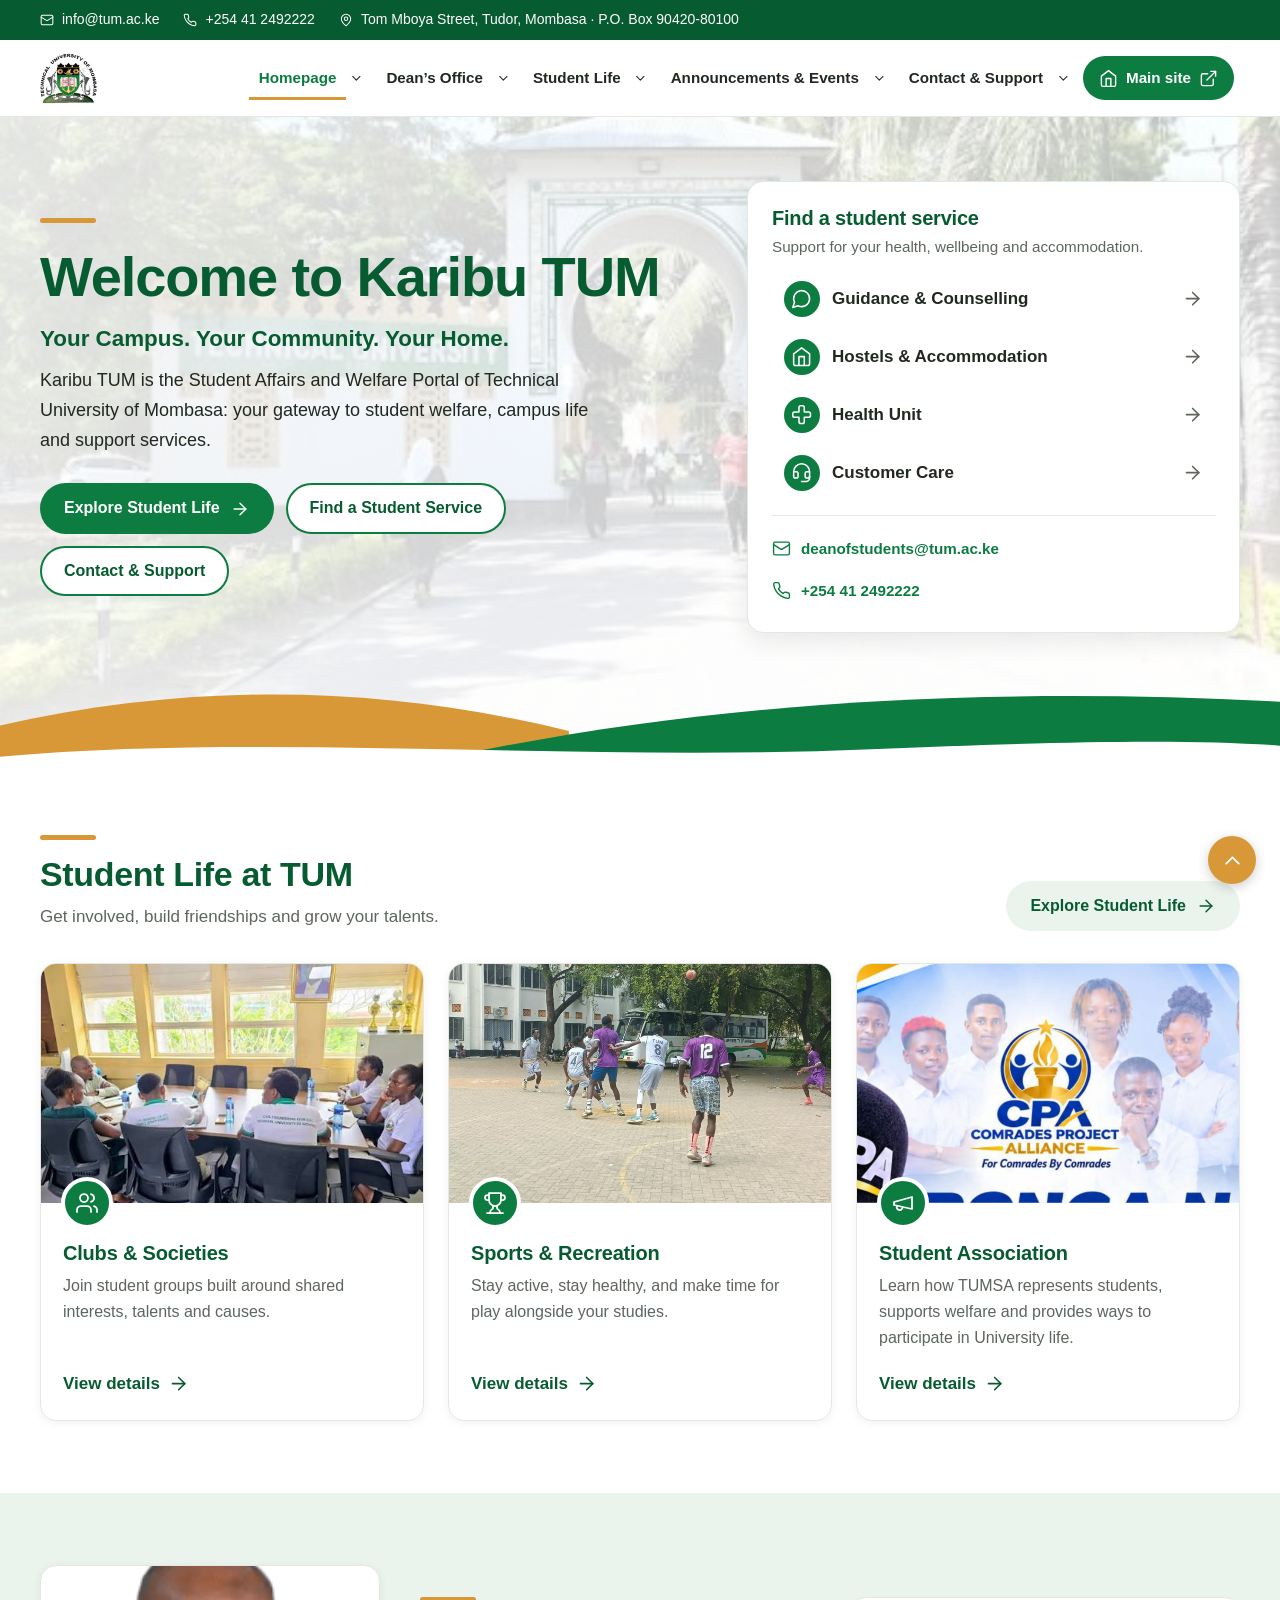
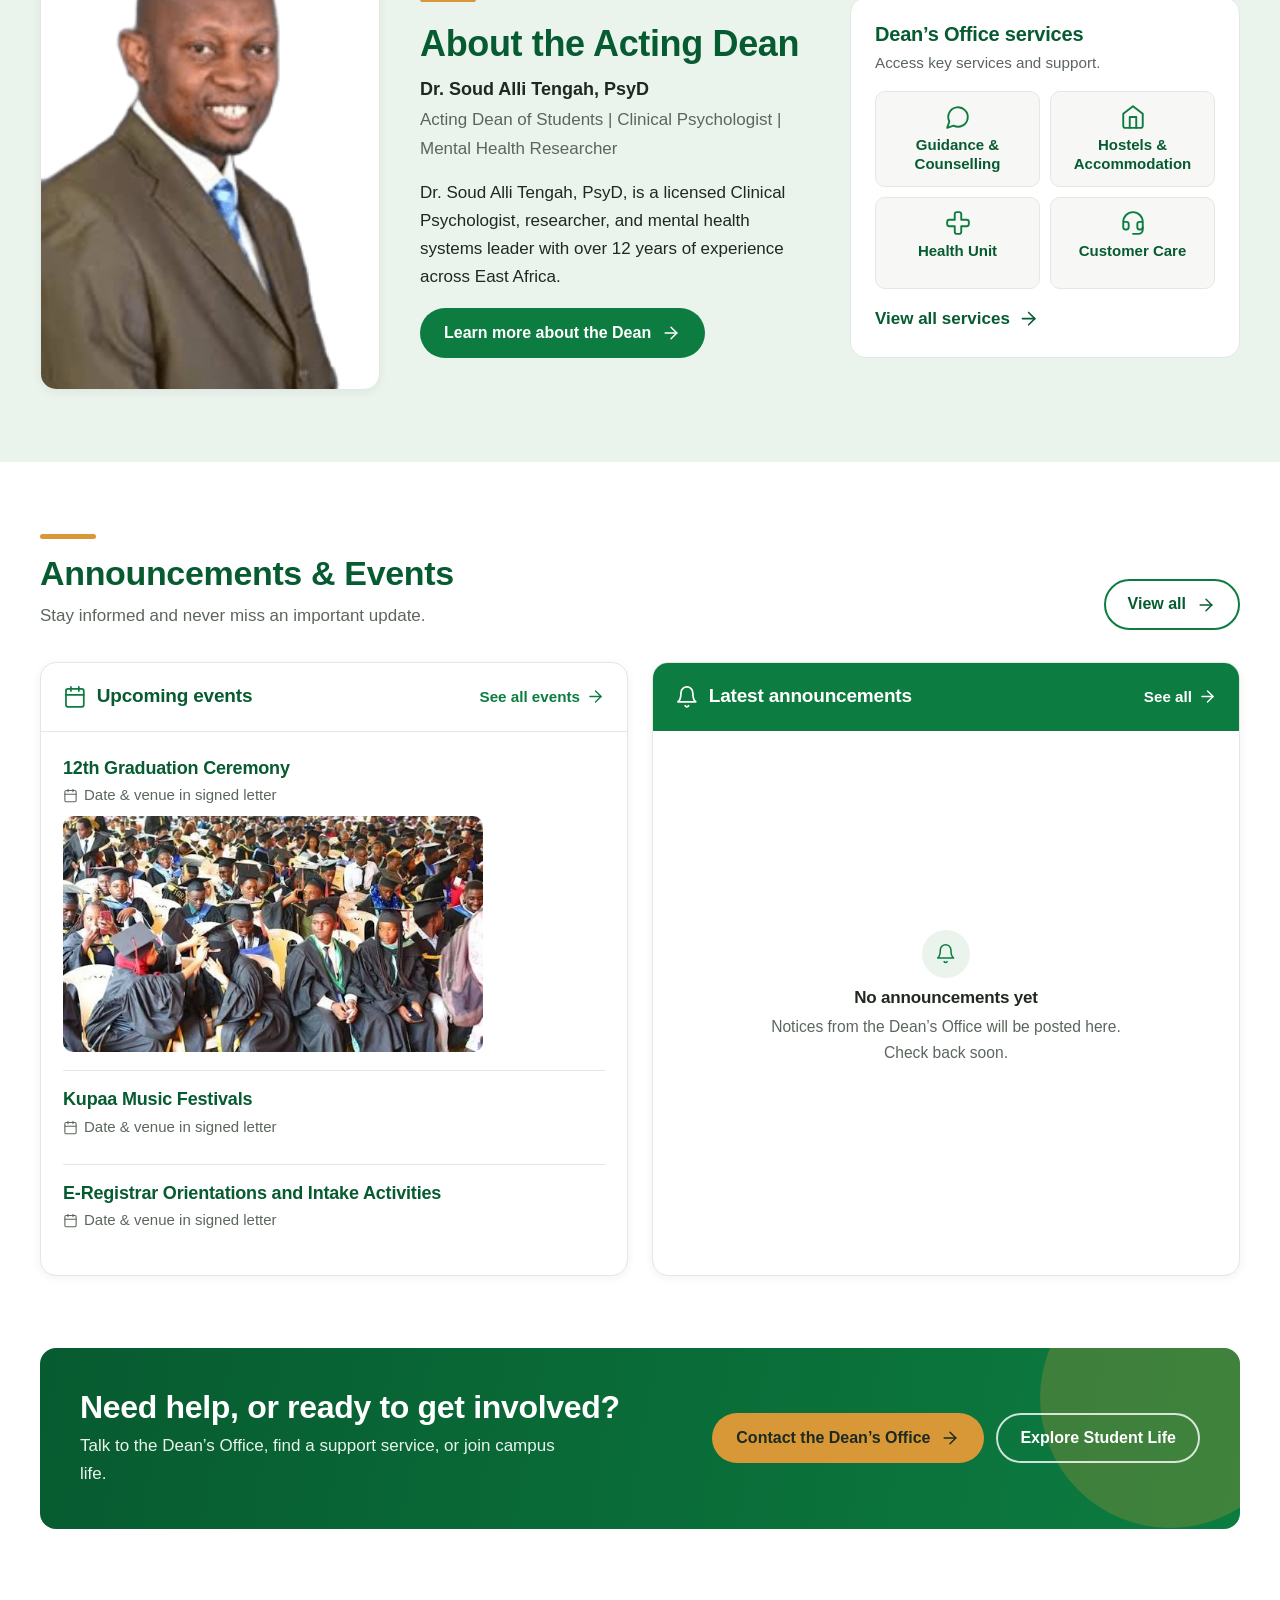
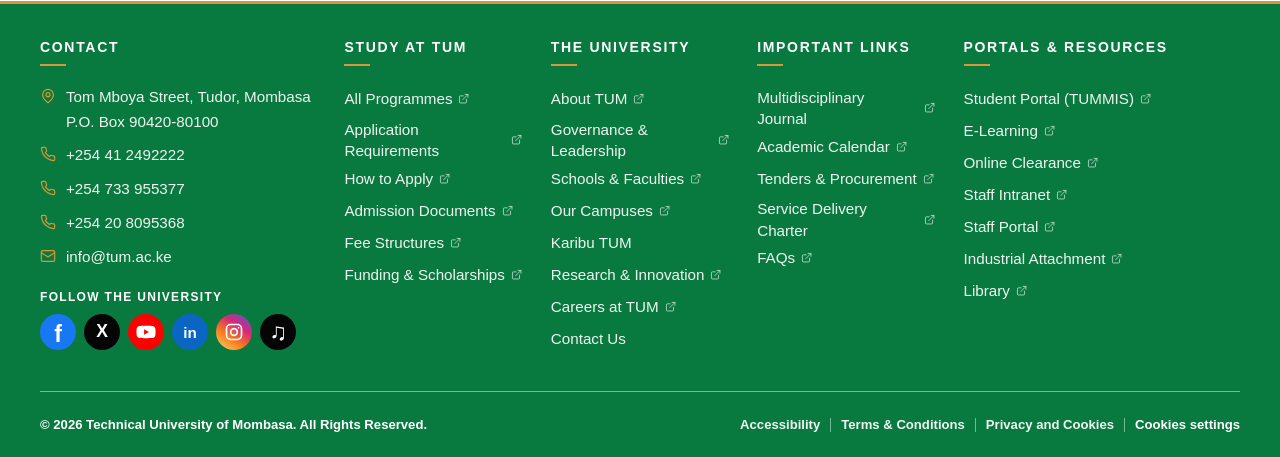
<file: index.html>
<!DOCTYPE html>
<html lang="en">
<head>
<meta charset="utf-8">
<meta name="viewport" content="width=device-width, initial-scale=1">
<title>Karibu TUM | Student Affairs and Welfare Portal, Technical University of Mombasa</title>
<meta name="description" content="Karibu TUM is the Student Affairs and Welfare Portal of Technical University of Mombasa: student life, support services, announcements and the Dean’s Office.">
<meta name="theme-color" content="#0C7C40">
<link rel="icon" href="data:image/svg+xml,%3Csvg xmlns='http://www.w3.org/2000/svg' viewBox='0 0 64 64'%3E%3Ccircle cx='32' cy='32' r='30' fill='%230C7C40'/%3E%3Ccircle cx='46' cy='18' r='7' fill='%23D89837'/%3E%3C/svg%3E">
<link rel="stylesheet" href="assets/css/styles.css">
</head>
<body>
<a class="skip-link" href="#main">Skip to main content</a>
    <div class="utility" id="top"><div class="container">
<a class="" href="mailto:info@tum.ac.ke"><svg class="icon " viewBox="0 0 24 24" aria-hidden="true" focusable="false"><rect width="20" height="16" x="2" y="4" rx="2"/><path d="m22 7-8.97 5.7a1.94 1.94 0 0 1-2.06 0L2 7"/></svg><span>info@tum.ac.ke</span></a>
<a class="" href="tel:+254412492222"><svg class="icon " viewBox="0 0 24 24" aria-hidden="true" focusable="false"><path d="M22 16.92v3a2 2 0 0 1-2.18 2 19.79 19.79 0 0 1-8.63-3.07 19.5 19.5 0 0 1-6-6 19.79 19.79 0 0 1-3.07-8.67A2 2 0 0 1 4.11 2h3a2 2 0 0 1 2 1.72c.127.96.361 1.903.7 2.81a2 2 0 0 1-.45 2.11L8.09 9.91a16 16 0 0 0 6 6l1.27-1.27a2 2 0 0 1 2.11-.45c.907.339 1.85.573 2.81.7A2 2 0 0 1 22 16.92z"/></svg><span>+254 41 2492222</span></a>
<span class="addr"><svg class="icon " viewBox="0 0 24 24" aria-hidden="true" focusable="false"><path d="M20 10c0 6-8 12-8 12s-8-6-8-12a8 8 0 0 1 16 0Z"/><circle cx="12" cy="10" r="3"/></svg><span>Tom Mboya Street, Tudor, Mombasa &middot; P.O. Box 90420-80100</span></span>
</div></div>
<header class="site-header"><div class="container header-inner">
<a class="brand" href="index.html" aria-label="Karibu TUM homepage"><img class="brand-logo" src="assets/images/TUM logo.png" alt="Technical University of Mombasa logo"></a>
<button class="nav-toggle" type="button" aria-expanded="false" aria-controls="primary-nav"><svg class="icon icon-open" viewBox="0 0 24 24" aria-hidden="true" focusable="false"><line x1="4" x2="20" y1="12" y2="12"/><line x1="4" x2="20" y1="6" y2="6"/><line x1="4" x2="20" y1="18" y2="18"/></svg><svg class="icon icon-close" viewBox="0 0 24 24" aria-hidden="true" focusable="false"><path d="M18 6 6 18"/><path d="m6 6 12 12"/></svg><span class="toggle-label">Menu</span></button>
<nav class="primary-nav" id="primary-nav" aria-label="Primary">
<ul>
<li class="nav-item"><a class="nav-link" aria-current="page" href="index.html">Homepage</a><button class="sub-toggle" type="button" aria-expanded="false" aria-controls="sub-home"><svg class="icon " viewBox="0 0 24 24" aria-hidden="true" focusable="false"><path d="m6 9 6 6 6-6"/></svg><span class="visually-hidden">Show Homepage pages</span></button><ul class="submenu" id="sub-home" hidden><li><a href="index.html#welcome">Welcome</a></li><li><a href="index.html#student-life">Student Life at TUM</a></li><li><a href="index.html#about-dean">About the Dean</a></li><li><a href="index.html#announcements-events">Announcements &amp; Events</a></li></ul></li>
<li class="nav-item"><a class="nav-link" href="deans-office/index.html">Dean’s Office</a><button class="sub-toggle" type="button" aria-expanded="false" aria-controls="sub-dean"><svg class="icon " viewBox="0 0 24 24" aria-hidden="true" focusable="false"><path d="m6 9 6 6 6-6"/></svg><span class="visually-hidden">Show Dean’s Office pages</span></button><ul class="submenu" id="sub-dean" hidden><li><a href="deans-office/index.html#about-dean">About the Dean</a></li><li><a href="deans-office/index.html#services">Dean’s Office services</a></li><li><a href="deans-office/index.html#staff">Staff</a></li></ul></li>
<li class="nav-item"><a class="nav-link" href="student-life/index.html">Student Life</a><button class="sub-toggle" type="button" aria-expanded="false" aria-controls="sub-life"><svg class="icon " viewBox="0 0 24 24" aria-hidden="true" focusable="false"><path d="m6 9 6 6 6-6"/></svg><span class="visually-hidden">Show Student Life pages</span></button><ul class="submenu" id="sub-life" hidden><li class="group-label" role="presentation">Student Life</li><li><a href="student-life/clubs-societies/index.html">Clubs &amp; Societies</a></li><li><a href="student-life/sports-recreation/index.html">Sports &amp; Recreation</a></li><li><a href="student-life/student-association/index.html">Student Association</a></li><li class="sep" role="presentation"></li><li class="group-label" role="presentation">Student Services</li><li><a href="student-services/guidance-counselling/index.html">Guidance &amp; Counselling</a></li><li><a href="student-services/hostels-accommodation/index.html">Hostels &amp; Accommodation</a></li><li><a href="student-services/health-unit/index.html">Health Unit</a></li><li><a href="student-services/customer-care/index.html">Customer Care</a></li></ul></li>
<li class="nav-item"><a class="nav-link" href="announcements-events/index.html">Announcements &amp; Events</a><button class="sub-toggle" type="button" aria-expanded="false" aria-controls="sub-news"><svg class="icon " viewBox="0 0 24 24" aria-hidden="true" focusable="false"><path d="m6 9 6 6 6-6"/></svg><span class="visually-hidden">Show Announcements &amp; Events pages</span></button><ul class="submenu" id="sub-news" hidden><li><a href="announcements-events/index.html#events">Events</a></li><li><a href="announcements-events/index.html#announcements">Announcements</a></li><li><a href="announcements-events/index.html#resources">Resources download</a></li></ul></li>
<li class="nav-item"><a class="nav-link" href="contact-support/index.html">Contact &amp; Support</a><button class="sub-toggle" type="button" aria-expanded="false" aria-controls="sub-contact"><svg class="icon " viewBox="0 0 24 24" aria-hidden="true" focusable="false"><path d="m6 9 6 6 6-6"/></svg><span class="visually-hidden">Show Contact &amp; Support pages</span></button><ul class="submenu" id="sub-contact" hidden><li><a href="contact-support/index.html#contact">Contact the Dean’s Office</a></li><li><a href="contact-support/index.html#enquiry">Send an enquiry</a></li><li><a href="student-services/guidance-counselling/index.html">Guidance &amp; Counselling</a></li></ul></li>
<li class="nav-item"><a class="nav-link nav-main" href="https://tum.ac.ke/" target="_blank" rel="noopener"><svg class="icon " viewBox="0 0 24 24" aria-hidden="true" focusable="false"><path d="m3 9 9-7 9 7v11a2 2 0 0 1-2 2H5a2 2 0 0 1-2-2z"/><polyline points="9 22 9 12 15 12 15 22"/></svg>Main site<svg class="icon " viewBox="0 0 24 24" aria-hidden="true" focusable="false"><path d="M15 3h6v6"/><path d="M10 14 21 3"/><path d="M18 13v6a2 2 0 0 1-2 2H5a2 2 0 0 1-2-2V8a2 2 0 0 1 2-2h6"/></svg><span class="visually-hidden"> (Technical University of Mombasa, opens in a new tab)</span></a></li>
</ul></nav>
</div></header>
<main id="main" tabindex="-1">
<section id="welcome" class="hero has-aside homepage-hero" aria-labelledby="page-title"><div class="hero-background" aria-hidden="true"><img src="assets/images/tum gate A.jpg" alt=""></div><svg class="hero-swoosh" viewBox="0 0 1440 120" preserveAspectRatio="none" aria-hidden="true" focusable="false"><path fill="#D89837" d="M0 78 C220 30 430 34 640 84 L640 120 L0 120 Z"/><path fill="#0C7C40" d="M470 120 C760 56 1080 34 1440 52 L1440 120 Z"/><path fill="#FFFFFF" d="M0 112 C300 86 640 118 980 104 C1180 96 1330 92 1440 100 L1440 120 L0 120 Z"/></svg><div class="container hero-inner"><div class="hero-copy"><span class="gold-bar" aria-hidden="true"></span><h1 id="page-title">Welcome to Karibu TUM</h1><p class="tagline">Your Campus. Your Community. Your Home.</p><p class="intro">Karibu TUM is the Student Affairs and Welfare Portal of Technical University of Mombasa: your gateway to student welfare, campus life and support services.</p><div class="btn-row"><a class="btn btn-primary" href="student-life/index.html">Explore Student Life <svg class="icon " viewBox="0 0 24 24" aria-hidden="true" focusable="false"><path d="M5 12h14"/><path d="m12 5 7 7-7 7"/></svg></a><a class="btn btn-secondary" href="student-life/index.html#student-services">Find a Student Service</a><a class="btn btn-secondary" href="contact-support/index.html">Contact &amp; Support</a></div></div><aside class="help-panel" aria-labelledby="help-h"><h2 id="help-h">Find a student service</h2><p>Support for your health, wellbeing and accommodation.</p><ul class="help-list"><li><a href="student-services/guidance-counselling/index.html"><span class="chip"><svg class="icon " viewBox="0 0 24 24" aria-hidden="true" focusable="false"><path d="M7.9 20A9 9 0 1 0 4 16.1L2 22Z"/></svg></span>Guidance &amp; Counselling<span class="go"><svg class="icon " viewBox="0 0 24 24" aria-hidden="true" focusable="false"><path d="M5 12h14"/><path d="m12 5 7 7-7 7"/></svg></span></a></li><li><a href="student-services/hostels-accommodation/index.html"><span class="chip"><svg class="icon " viewBox="0 0 24 24" aria-hidden="true" focusable="false"><path d="m3 9 9-7 9 7v11a2 2 0 0 1-2 2H5a2 2 0 0 1-2-2z"/><polyline points="9 22 9 12 15 12 15 22"/></svg></span>Hostels &amp; Accommodation<span class="go"><svg class="icon " viewBox="0 0 24 24" aria-hidden="true" focusable="false"><path d="M5 12h14"/><path d="m12 5 7 7-7 7"/></svg></span></a></li><li><a href="student-services/health-unit/index.html"><span class="chip"><svg class="icon " viewBox="0 0 24 24" aria-hidden="true" focusable="false"><path d="M11 2a2 2 0 0 0-2 2v5H4a2 2 0 0 0-2 2v2c0 1.1.9 2 2 2h5v5c0 1.1.9 2 2 2h2a2 2 0 0 0 2-2v-5h5a2 2 0 0 0 2-2v-2a2 2 0 0 0-2-2h-5V4a2 2 0 0 0-2-2z"/></svg></span>Health Unit<span class="go"><svg class="icon " viewBox="0 0 24 24" aria-hidden="true" focusable="false"><path d="M5 12h14"/><path d="m12 5 7 7-7 7"/></svg></span></a></li><li><a href="student-services/customer-care/index.html"><span class="chip"><svg class="icon " viewBox="0 0 24 24" aria-hidden="true" focusable="false"><path d="M3 11h3a2 2 0 0 1 2 2v3a2 2 0 0 1-2 2H5a2 2 0 0 1-2-2v-5Zm0 0a9 9 0 1 1 18 0m0 0v5a2 2 0 0 1-2 2h-1a2 2 0 0 1-2-2v-3a2 2 0 0 1 2-2h3Z"/><path d="M21 16v2a4 4 0 0 1-4 4h-5"/></svg></span>Customer Care<span class="go"><svg class="icon " viewBox="0 0 24 24" aria-hidden="true" focusable="false"><path d="M5 12h14"/><path d="m12 5 7 7-7 7"/></svg></span></a></li></ul><div class="help-contact"><a class="" href="mailto:deanofstudents@tum.ac.ke"><svg class="icon " viewBox="0 0 24 24" aria-hidden="true" focusable="false"><rect width="20" height="16" x="2" y="4" rx="2"/><path d="m22 7-8.97 5.7a1.94 1.94 0 0 1-2.06 0L2 7"/></svg><span>deanofstudents@tum.ac.ke</span></a><a class="" href="tel:+254412492222"><svg class="icon " viewBox="0 0 24 24" aria-hidden="true" focusable="false"><path d="M22 16.92v3a2 2 0 0 1-2.18 2 19.79 19.79 0 0 1-8.63-3.07 19.5 19.5 0 0 1-6-6 19.79 19.79 0 0 1-3.07-8.67A2 2 0 0 1 4.11 2h3a2 2 0 0 1 2 1.72c.127.96.361 1.903.7 2.81a2 2 0 0 1-.45 2.11L8.09 9.91a16 16 0 0 0 6 6l1.27-1.27a2 2 0 0 1 2.11-.45c.907.339 1.85.573 2.81.7A2 2 0 0 1 22 16.92z"/></svg><span>+254 41 2492222</span></a></div></aside></div></section><section class="section" id="student-life" aria-labelledby="life-h"><div class="container"><div class="section-head"><div><span class="gold-bar" aria-hidden="true"></span><h2 id="life-h">Student Life at TUM</h2><p>Get involved, build friendships and grow your talents.</p></div><a class="btn btn-soft" href="student-life/index.html">Explore Student Life <svg class="icon " viewBox="0 0 24 24" aria-hidden="true" focusable="false"><path d="M5 12h14"/><path d="m12 5 7 7-7 7"/></svg></a></div><div class="grid grid-3"><article class="card"><div class="card-media"><div class="card-media-inner"><img src="assets/images/civil club.jpg" alt="Civil Engineering Club students at TUM" loading="lazy"></div><span class="card-badge" aria-hidden="true"><svg class="icon " viewBox="0 0 24 24" aria-hidden="true" focusable="false"><path d="M16 21v-2a4 4 0 0 0-4-4H6a4 4 0 0 0-4 4v2"/><circle cx="9" cy="7" r="4"/><path d="M22 21v-2a4 4 0 0 0-3-3.87"/><path d="M16 3.13a4 4 0 0 1 0 7.75"/></svg></span></div><div class="card-body"><h3><a href="student-life/clubs-societies/index.html">Clubs &amp; Societies</a></h3><p>Join student groups built around shared interests, talents and causes.</p><span class="card-action" aria-hidden="true">View details <svg class="icon " viewBox="0 0 24 24" aria-hidden="true" focusable="false"><path d="M5 12h14"/><path d="m12 5 7 7-7 7"/></svg></span></div></article><article class="card"><div class="card-media"><div class="card-media-inner"><img src="assets/images/student-life/games 04.jpeg" alt="Technical University of Mombasa students playing basketball on campus" loading="lazy"></div><span class="card-badge" aria-hidden="true"><svg class="icon " viewBox="0 0 24 24" aria-hidden="true" focusable="false"><path d="M6 9H4.5a2.5 2.5 0 0 1 0-5H6"/><path d="M18 9h1.5a2.5 2.5 0 0 0 0-5H18"/><path d="M4 22h16"/><path d="M10 14.66V17c0 .55-.47.98-.97 1.21C7.85 18.75 7 20.24 7 22"/><path d="M14 14.66V17c0 .55.47.98.97 1.21C16.15 18.75 17 20.24 17 22"/><path d="M18 2H6v7a6 6 0 0 0 12 0V2Z"/></svg></span></div><div class="card-body"><h3><a href="student-life/sports-recreation/index.html">Sports &amp; Recreation</a></h3><p>Stay active, stay healthy, and make time for play alongside your studies.</p><span class="card-action" aria-hidden="true">View details <svg class="icon " viewBox="0 0 24 24" aria-hidden="true" focusable="false"><path d="M5 12h14"/><path d="m12 5 7 7-7 7"/></svg></span></div></article><article class="card"><div class="card-media"><div class="card-media-inner"><img src="screenshots/tumsa.png" alt="TUMSA Comrades Project Alliance student banner" loading="lazy"></div><span class="card-badge" aria-hidden="true"><svg class="icon " viewBox="0 0 24 24" aria-hidden="true" focusable="false"><path d="m3 11 18-5v12L3 14v-3z"/><path d="M11.6 16.8a3 3 0 1 1-5.8-1.6"/></svg></span></div><div class="card-body"><h3><a href="student-life/student-association/index.html">Student Association</a></h3><p>Learn how TUMSA represents students, supports welfare and provides ways to participate in University life.</p><span class="card-action" aria-hidden="true">View details <svg class="icon " viewBox="0 0 24 24" aria-hidden="true" focusable="false"><path d="M5 12h14"/><path d="m12 5 7 7-7 7"/></svg></span></div></article></div></div></section><section class="section section-green" id="about-dean" aria-labelledby="dean-h"><div class="container"><div class="dean-grid"><div class="portrait"><img src="assets/images/Dr Sudi transparent.png" alt="Portrait of Dr. Soud Alli Tengah, PsyD, Acting Dean of Students"></div><div class="dean-copy"><span class="gold-bar" aria-hidden="true"></span><h2 id="dean-h">About the Acting Dean</h2><p class="dean-name">Dr. Soud Alli Tengah, PsyD</p><p class="dean-role">Acting Dean of Students | Clinical Psychologist | Mental Health Researcher</p><p>Dr. Soud Alli Tengah, PsyD, is a licensed Clinical Psychologist, researcher, and mental health systems leader with over 12 years of experience across East Africa.</p><a class="btn btn-primary" href="deans-office/index.html#about-dean">Learn more about the Dean <svg class="icon " viewBox="0 0 24 24" aria-hidden="true" focusable="false"><path d="M5 12h14"/><path d="m12 5 7 7-7 7"/></svg></a></div><div class="side-panel"><h3>Dean’s Office services</h3><p>Access key services and support.</p><div class="mini-services"><a href="student-services/guidance-counselling/index.html"><svg class="icon " viewBox="0 0 24 24" aria-hidden="true" focusable="false"><path d="M7.9 20A9 9 0 1 0 4 16.1L2 22Z"/></svg><span>Guidance &amp; Counselling</span></a><a href="student-services/hostels-accommodation/index.html"><svg class="icon " viewBox="0 0 24 24" aria-hidden="true" focusable="false"><path d="m3 9 9-7 9 7v11a2 2 0 0 1-2 2H5a2 2 0 0 1-2-2z"/><polyline points="9 22 9 12 15 12 15 22"/></svg><span>Hostels &amp; Accommodation</span></a><a href="student-services/health-unit/index.html"><svg class="icon " viewBox="0 0 24 24" aria-hidden="true" focusable="false"><path d="M11 2a2 2 0 0 0-2 2v5H4a2 2 0 0 0-2 2v2c0 1.1.9 2 2 2h5v5c0 1.1.9 2 2 2h2a2 2 0 0 0 2-2v-5h5a2 2 0 0 0 2-2v-2a2 2 0 0 0-2-2h-5V4a2 2 0 0 0-2-2z"/></svg><span>Health Unit</span></a><a href="student-services/customer-care/index.html"><svg class="icon " viewBox="0 0 24 24" aria-hidden="true" focusable="false"><path d="M3 11h3a2 2 0 0 1 2 2v3a2 2 0 0 1-2 2H5a2 2 0 0 1-2-2v-5Zm0 0a9 9 0 1 1 18 0m0 0v5a2 2 0 0 1-2 2h-1a2 2 0 0 1-2-2v-3a2 2 0 0 1 2-2h3Z"/><path d="M21 16v2a4 4 0 0 1-4 4h-5"/></svg><span>Customer Care</span></a></div><a class="text-link" href="deans-office/index.html#services">View all services <svg class="icon " viewBox="0 0 24 24" aria-hidden="true" focusable="false"><path d="M5 12h14"/><path d="m12 5 7 7-7 7"/></svg></a></div></div></div></section><section class="section" id="announcements-events" aria-labelledby="news-h"><div class="container"><div class="section-head"><div><span class="gold-bar" aria-hidden="true"></span><h2 id="news-h">Announcements &amp; Events</h2><p>Stay informed and never miss an important update.</p></div><a class="btn btn-secondary" href="announcements-events/index.html">View all <svg class="icon " viewBox="0 0 24 24" aria-hidden="true" focusable="false"><path d="M5 12h14"/><path d="m12 5 7 7-7 7"/></svg></a></div><div class="two-col"><section class="panel" aria-labelledby="ev-h"><div class="panel-head"><h3 id="ev-h"><svg class="icon " viewBox="0 0 24 24" aria-hidden="true" focusable="false"><rect width="18" height="18" x="3" y="4" rx="2"/><path d="M16 2v4M8 2v4M3 10h18"/></svg>Upcoming events</h3><a href="announcements-events/index.html#events">See all events <svg class="icon " viewBox="0 0 24 24" aria-hidden="true" focusable="false"><path d="M5 12h14"/><path d="m12 5 7 7-7 7"/></svg></a></div><div class="panel-body"><ul class="event-list"><li class="event-row event-row-no-date"><div><h4>12th Graduation Ceremony</h4><div class="event-meta"><span><svg class="icon " viewBox="0 0 24 24" aria-hidden="true" focusable="false"><rect width="18" height="18" x="3" y="4" rx="2"/><path d="M16 2v4M8 2v4M3 10h18"/></svg>Date &amp; venue in signed letter</span></div><img src="assets/images/graduation.jpg" alt="Graduating students gathered for a TUM graduation ceremony" loading="lazy"></div></li><li class="event-row event-row-no-date"><div><h4>Kupaa Music Festivals</h4><div class="event-meta"><span><svg class="icon " viewBox="0 0 24 24" aria-hidden="true" focusable="false"><rect width="18" height="18" x="3" y="4" rx="2"/><path d="M16 2v4M8 2v4M3 10h18"/></svg>Date &amp; venue in signed letter</span></div></div></li><li class="event-row event-row-no-date"><div><h4>E-Registrar Orientations and Intake Activities</h4><div class="event-meta"><span><svg class="icon " viewBox="0 0 24 24" aria-hidden="true" focusable="false"><rect width="18" height="18" x="3" y="4" rx="2"/><path d="M16 2v4M8 2v4M3 10h18"/></svg>Date &amp; venue in signed letter</span></div></div></li></ul></div></section><section class="panel" aria-labelledby="an-h"><div class="panel-head green on-dark"><h3 id="an-h"><svg class="icon " viewBox="0 0 24 24" aria-hidden="true" focusable="false"><path d="M6 8a6 6 0 0 1 12 0c0 7 3 9 3 9H3s3-2 3-9"/><path d="M10.3 21a1.94 1.94 0 0 0 3.4 0"/></svg>Latest announcements</h3><a href="announcements-events/index.html#announcements">See all <svg class="icon " viewBox="0 0 24 24" aria-hidden="true" focusable="false"><path d="M5 12h14"/><path d="m12 5 7 7-7 7"/></svg></a></div><div class="panel-body"><div class="empty" role="status"><span class="chip"><svg class="icon " viewBox="0 0 24 24" aria-hidden="true" focusable="false"><path d="M6 8a6 6 0 0 1 12 0c0 7 3 9 3 9H3s3-2 3-9"/><path d="M10.3 21a1.94 1.94 0 0 0 3.4 0"/></svg></span><h4>No announcements yet</h4><p>Notices from the Dean’s Office will be posted here. Check back soon.</p></div></div></section></div></div></section><div class="cta-wrap"><div class="container"><section class="cta on-dark" aria-labelledby="cta-h"><div><h2 id="cta-h">Need help, or ready to get involved?</h2><p>Talk to the Dean’s Office, find a support service, or join campus life.</p></div><div class="btn-row"><a class="btn btn-gold" href="contact-support/index.html">Contact the Dean’s Office <svg class="icon " viewBox="0 0 24 24" aria-hidden="true" focusable="false"><path d="M5 12h14"/><path d="m12 5 7 7-7 7"/></svg></a><a class="btn btn-outline-light" href="student-life/index.html">Explore Student Life</a></div></section></div></div>
</main>
<footer class="site-footer on-dark"><div class="container">
<div class="footer-top">
<div class="footer-col footer-contact-col"><h2>Contact</h2>
<div class="footer-contact">
<span><svg class="icon " viewBox="0 0 24 24" aria-hidden="true" focusable="false"><path d="M20 10c0 6-8 12-8 12s-8-6-8-12a8 8 0 0 1 16 0Z"/><circle cx="12" cy="10" r="3"/></svg><span>Tom Mboya Street, Tudor, Mombasa<br>P.O. Box 90420-80100</span></span>
<a href="tel:+254412492222"><svg class="icon " viewBox="0 0 24 24" aria-hidden="true" focusable="false"><path d="M22 16.92v3a2 2 0 0 1-2.18 2 19.79 19.79 0 0 1-8.63-3.07 19.5 19.5 0 0 1-6-6 19.79 19.79 0 0 1-3.07-8.67A2 2 0 0 1 4.11 2h3a2 2 0 0 1 2 1.72c.127.96.361 1.903.7 2.81a2 2 0 0 1-.45 2.11L8.09 9.91a16 16 0 0 0 6 6l1.27-1.27a2 2 0 0 1 2.11-.45c.907.339 1.85.573 2.81.7A2 2 0 0 1 22 16.92z"/></svg><span>+254 41 2492222</span></a><a href="tel:+254733955377"><svg class="icon " viewBox="0 0 24 24" aria-hidden="true" focusable="false"><path d="M22 16.92v3a2 2 0 0 1-2.18 2 19.79 19.79 0 0 1-8.63-3.07 19.5 19.5 0 0 1-6-6 19.79 19.79 0 0 1-3.07-8.67A2 2 0 0 1 4.11 2h3a2 2 0 0 1 2 1.72c.127.96.361 1.903.7 2.81a2 2 0 0 1-.45 2.11L8.09 9.91a16 16 0 0 0 6 6l1.27-1.27a2 2 0 0 1 2.11-.45c.907.339 1.85.573 2.81.7A2 2 0 0 1 22 16.92z"/></svg><span>+254 733 955377</span></a><a href="tel:+254208095368"><svg class="icon " viewBox="0 0 24 24" aria-hidden="true" focusable="false"><path d="M22 16.92v3a2 2 0 0 1-2.18 2 19.79 19.79 0 0 1-8.63-3.07 19.5 19.5 0 0 1-6-6 19.79 19.79 0 0 1-3.07-8.67A2 2 0 0 1 4.11 2h3a2 2 0 0 1 2 1.72c.127.96.361 1.903.7 2.81a2 2 0 0 1-.45 2.11L8.09 9.91a16 16 0 0 0 6 6l1.27-1.27a2 2 0 0 1 2.11-.45c.907.339 1.85.573 2.81.7A2 2 0 0 1 22 16.92z"/></svg><span>+254 20 8095368</span></a>
<a class="" href="mailto:info@tum.ac.ke"><svg class="icon " viewBox="0 0 24 24" aria-hidden="true" focusable="false"><rect width="20" height="16" x="2" y="4" rx="2"/><path d="m22 7-8.97 5.7a1.94 1.94 0 0 1-2.06 0L2 7"/></svg><span>info@tum.ac.ke</span></a>
</div>
<h3 class="footer-follow-title">Follow the University</h3>
<div class="footer-social" aria-label="University social media"><span class="social-icon facebook" role="img" aria-label="Facebook">f</span><span class="social-icon x" role="img" aria-label="X">X</span><span class="social-icon youtube" role="img" aria-label="YouTube"><svg viewBox="0 0 24 24" aria-hidden="true"><path d="M23 7.2a3 3 0 0 0-2.1-2.1C19 4.6 12 4.6 12 4.6s-7 0-8.9.5A3 3 0 0 0 1 7.2 31 31 0 0 0 .5 12a31 31 0 0 0 .5 4.8 3 3 0 0 0 2.1 2.1c1.9.5 8.9.5 8.9.5s7 0 8.9-.5a3 3 0 0 0 2.1-2.1A31 31 0 0 0 23.5 12a31 31 0 0 0-.5-4.8ZM9.7 15.3V8.7l5.8 3.3-5.8 3.3Z"/></svg></span><span class="social-icon linkedin" role="img" aria-label="LinkedIn">in</span><span class="social-icon instagram" role="img" aria-label="Instagram"><svg viewBox="0 0 24 24" aria-hidden="true"><rect x="3" y="3" width="18" height="18" rx="5"/><circle cx="12" cy="12" r="4"/><circle class="instagram-dot" cx="17.5" cy="6.8" r="1"/></svg></span><span class="social-icon tiktok" role="img" aria-label="TikTok">&#9835;</span></div>
</div>
<div class="footer-col"><h2>Study at TUM</h2><ul>
<li><a href="https://tum.ac.ke/" target="_blank" rel="noopener">All Programmes <svg class="icon " viewBox="0 0 24 24" aria-hidden="true" focusable="false"><path d="M15 3h6v6"/><path d="M10 14 21 3"/><path d="M18 13v6a2 2 0 0 1-2 2H5a2 2 0 0 1-2-2V8a2 2 0 0 1 2-2h6"/></svg><span class="visually-hidden"> (opens in a new tab)</span></a></li>
<li><a href="https://tum.ac.ke/" target="_blank" rel="noopener">Application Requirements <svg class="icon " viewBox="0 0 24 24" aria-hidden="true" focusable="false"><path d="M15 3h6v6"/><path d="M10 14 21 3"/><path d="M18 13v6a2 2 0 0 1-2 2H5a2 2 0 0 1-2-2V8a2 2 0 0 1 2-2h6"/></svg><span class="visually-hidden"> (opens in a new tab)</span></a></li>
<li><a href="https://tum.ac.ke/" target="_blank" rel="noopener">How to Apply <svg class="icon " viewBox="0 0 24 24" aria-hidden="true" focusable="false"><path d="M15 3h6v6"/><path d="M10 14 21 3"/><path d="M18 13v6a2 2 0 0 1-2 2H5a2 2 0 0 1-2-2V8a2 2 0 0 1 2-2h6"/></svg><span class="visually-hidden"> (opens in a new tab)</span></a></li>
<li><a href="https://tum.ac.ke/" target="_blank" rel="noopener">Admission Documents <svg class="icon " viewBox="0 0 24 24" aria-hidden="true" focusable="false"><path d="M15 3h6v6"/><path d="M10 14 21 3"/><path d="M18 13v6a2 2 0 0 1-2 2H5a2 2 0 0 1-2-2V8a2 2 0 0 1 2-2h6"/></svg><span class="visually-hidden"> (opens in a new tab)</span></a></li>
<li><a href="https://tum.ac.ke/" target="_blank" rel="noopener">Fee Structures <svg class="icon " viewBox="0 0 24 24" aria-hidden="true" focusable="false"><path d="M15 3h6v6"/><path d="M10 14 21 3"/><path d="M18 13v6a2 2 0 0 1-2 2H5a2 2 0 0 1-2-2V8a2 2 0 0 1 2-2h6"/></svg><span class="visually-hidden"> (opens in a new tab)</span></a></li>
<li><a href="https://tum.ac.ke/" target="_blank" rel="noopener">Funding &amp; Scholarships <svg class="icon " viewBox="0 0 24 24" aria-hidden="true" focusable="false"><path d="M15 3h6v6"/><path d="M10 14 21 3"/><path d="M18 13v6a2 2 0 0 1-2 2H5a2 2 0 0 1-2-2V8a2 2 0 0 1 2-2h6"/></svg><span class="visually-hidden"> (opens in a new tab)</span></a></li>
</ul></div>
<div class="footer-col"><h2>The University</h2><ul>
<li><a href="https://tum.ac.ke/" target="_blank" rel="noopener">About TUM <svg class="icon " viewBox="0 0 24 24" aria-hidden="true" focusable="false"><path d="M15 3h6v6"/><path d="M10 14 21 3"/><path d="M18 13v6a2 2 0 0 1-2 2H5a2 2 0 0 1-2-2V8a2 2 0 0 1 2-2h6"/></svg><span class="visually-hidden"> (opens in a new tab)</span></a></li>
<li><a href="https://tum.ac.ke/" target="_blank" rel="noopener">Governance &amp; Leadership <svg class="icon " viewBox="0 0 24 24" aria-hidden="true" focusable="false"><path d="M15 3h6v6"/><path d="M10 14 21 3"/><path d="M18 13v6a2 2 0 0 1-2 2H5a2 2 0 0 1-2-2V8a2 2 0 0 1 2-2h6"/></svg><span class="visually-hidden"> (opens in a new tab)</span></a></li>
<li><a href="https://tum.ac.ke/" target="_blank" rel="noopener">Schools &amp; Faculties <svg class="icon " viewBox="0 0 24 24" aria-hidden="true" focusable="false"><path d="M15 3h6v6"/><path d="M10 14 21 3"/><path d="M18 13v6a2 2 0 0 1-2 2H5a2 2 0 0 1-2-2V8a2 2 0 0 1 2-2h6"/></svg><span class="visually-hidden"> (opens in a new tab)</span></a></li>
<li><a href="https://tum.ac.ke/" target="_blank" rel="noopener">Our Campuses <svg class="icon " viewBox="0 0 24 24" aria-hidden="true" focusable="false"><path d="M15 3h6v6"/><path d="M10 14 21 3"/><path d="M18 13v6a2 2 0 0 1-2 2H5a2 2 0 0 1-2-2V8a2 2 0 0 1 2-2h6"/></svg><span class="visually-hidden"> (opens in a new tab)</span></a></li>
<li><a href="index.html">Karibu TUM</a></li>
<li><a href="https://tum.ac.ke/" target="_blank" rel="noopener">Research &amp; Innovation <svg class="icon " viewBox="0 0 24 24" aria-hidden="true" focusable="false"><path d="M15 3h6v6"/><path d="M10 14 21 3"/><path d="M18 13v6a2 2 0 0 1-2 2H5a2 2 0 0 1-2-2V8a2 2 0 0 1 2-2h6"/></svg><span class="visually-hidden"> (opens in a new tab)</span></a></li>
<li><a href="https://tum.ac.ke/" target="_blank" rel="noopener">Careers at TUM <svg class="icon " viewBox="0 0 24 24" aria-hidden="true" focusable="false"><path d="M15 3h6v6"/><path d="M10 14 21 3"/><path d="M18 13v6a2 2 0 0 1-2 2H5a2 2 0 0 1-2-2V8a2 2 0 0 1 2-2h6"/></svg><span class="visually-hidden"> (opens in a new tab)</span></a></li>
<li><a href="contact-support/index.html">Contact Us</a></li>
</ul></div>
<div class="footer-col"><h2>Important Links</h2><ul>
<li><a href="https://tum.ac.ke/" target="_blank" rel="noopener">Multidisciplinary Journal <svg class="icon " viewBox="0 0 24 24" aria-hidden="true" focusable="false"><path d="M15 3h6v6"/><path d="M10 14 21 3"/><path d="M18 13v6a2 2 0 0 1-2 2H5a2 2 0 0 1-2-2V8a2 2 0 0 1 2-2h6"/></svg><span class="visually-hidden"> (opens in a new tab)</span></a></li>
<li><a href="https://tum.ac.ke/" target="_blank" rel="noopener">Academic Calendar <svg class="icon " viewBox="0 0 24 24" aria-hidden="true" focusable="false"><path d="M15 3h6v6"/><path d="M10 14 21 3"/><path d="M18 13v6a2 2 0 0 1-2 2H5a2 2 0 0 1-2-2V8a2 2 0 0 1 2-2h6"/></svg><span class="visually-hidden"> (opens in a new tab)</span></a></li>
<li><a href="https://tum.ac.ke/" target="_blank" rel="noopener">Tenders &amp; Procurement <svg class="icon " viewBox="0 0 24 24" aria-hidden="true" focusable="false"><path d="M15 3h6v6"/><path d="M10 14 21 3"/><path d="M18 13v6a2 2 0 0 1-2 2H5a2 2 0 0 1-2-2V8a2 2 0 0 1 2-2h6"/></svg><span class="visually-hidden"> (opens in a new tab)</span></a></li>
<li><a href="https://tum.ac.ke/" target="_blank" rel="noopener">Service Delivery Charter <svg class="icon " viewBox="0 0 24 24" aria-hidden="true" focusable="false"><path d="M15 3h6v6"/><path d="M10 14 21 3"/><path d="M18 13v6a2 2 0 0 1-2 2H5a2 2 0 0 1-2-2V8a2 2 0 0 1 2-2h6"/></svg><span class="visually-hidden"> (opens in a new tab)</span></a></li>
<li><a href="https://tum.ac.ke/" target="_blank" rel="noopener">FAQs <svg class="icon " viewBox="0 0 24 24" aria-hidden="true" focusable="false"><path d="M15 3h6v6"/><path d="M10 14 21 3"/><path d="M18 13v6a2 2 0 0 1-2 2H5a2 2 0 0 1-2-2V8a2 2 0 0 1 2-2h6"/></svg><span class="visually-hidden"> (opens in a new tab)</span></a></li>
</ul></div>
<div class="footer-col"><h2>Portals &amp; Resources</h2><ul>
<li><a href="https://tum.ac.ke/" target="_blank" rel="noopener">Student Portal (TUMMIS) <svg class="icon " viewBox="0 0 24 24" aria-hidden="true" focusable="false"><path d="M15 3h6v6"/><path d="M10 14 21 3"/><path d="M18 13v6a2 2 0 0 1-2 2H5a2 2 0 0 1-2-2V8a2 2 0 0 1 2-2h6"/></svg><span class="visually-hidden"> (opens in a new tab)</span></a></li>
<li><a href="https://tum.ac.ke/" target="_blank" rel="noopener">E-Learning <svg class="icon " viewBox="0 0 24 24" aria-hidden="true" focusable="false"><path d="M15 3h6v6"/><path d="M10 14 21 3"/><path d="M18 13v6a2 2 0 0 1-2 2H5a2 2 0 0 1-2-2V8a2 2 0 0 1 2-2h6"/></svg><span class="visually-hidden"> (opens in a new tab)</span></a></li>
<li><a href="https://tum.ac.ke/" target="_blank" rel="noopener">Online Clearance <svg class="icon " viewBox="0 0 24 24" aria-hidden="true" focusable="false"><path d="M15 3h6v6"/><path d="M10 14 21 3"/><path d="M18 13v6a2 2 0 0 1-2 2H5a2 2 0 0 1-2-2V8a2 2 0 0 1 2-2h6"/></svg><span class="visually-hidden"> (opens in a new tab)</span></a></li>
<li><a href="https://tum.ac.ke/" target="_blank" rel="noopener">Staff Intranet <svg class="icon " viewBox="0 0 24 24" aria-hidden="true" focusable="false"><path d="M15 3h6v6"/><path d="M10 14 21 3"/><path d="M18 13v6a2 2 0 0 1-2 2H5a2 2 0 0 1-2-2V8a2 2 0 0 1 2-2h6"/></svg><span class="visually-hidden"> (opens in a new tab)</span></a></li>
<li><a href="https://tum.ac.ke/" target="_blank" rel="noopener">Staff Portal <svg class="icon " viewBox="0 0 24 24" aria-hidden="true" focusable="false"><path d="M15 3h6v6"/><path d="M10 14 21 3"/><path d="M18 13v6a2 2 0 0 1-2 2H5a2 2 0 0 1-2-2V8a2 2 0 0 1 2-2h6"/></svg><span class="visually-hidden"> (opens in a new tab)</span></a></li>
<li><a href="https://tum.ac.ke/" target="_blank" rel="noopener">Industrial Attachment <svg class="icon " viewBox="0 0 24 24" aria-hidden="true" focusable="false"><path d="M15 3h6v6"/><path d="M10 14 21 3"/><path d="M18 13v6a2 2 0 0 1-2 2H5a2 2 0 0 1-2-2V8a2 2 0 0 1 2-2h6"/></svg><span class="visually-hidden"> (opens in a new tab)</span></a></li>
<li><a href="https://tum.ac.ke/" target="_blank" rel="noopener">Library <svg class="icon " viewBox="0 0 24 24" aria-hidden="true" focusable="false"><path d="M15 3h6v6"/><path d="M10 14 21 3"/><path d="M18 13v6a2 2 0 0 1-2 2H5a2 2 0 0 1-2-2V8a2 2 0 0 1 2-2h6"/></svg><span class="visually-hidden"> (opens in a new tab)</span></a></li>
</ul></div>
</div>
<div class="footer-bottom"><span>&copy; 2026 Technical University of Mombasa. All Rights Reserved.</span>
<nav aria-label="Legal and accessibility">
<ul>
<li><a href="https://tum.ac.ke/" target="_blank" rel="noopener">Accessibility</a></li>
<li><a href="https://tum.ac.ke/" target="_blank" rel="noopener">Terms &amp; Conditions</a></li>
<li><a href="https://tum.ac.ke/" target="_blank" rel="noopener">Privacy and Cookies</a></li>
<li><span>Cookies settings</span></li>
</ul>
</nav></div>
</div></footer>
<a class="back-to-top" href="#top" aria-label="Back to top"><svg class="icon " viewBox="0 0 24 24" aria-hidden="true" focusable="false"><path d="m6 9 6 6 6-6"/></svg></a>

<script src="assets/js/main.js" defer></script>
</body>
</html>
</file>
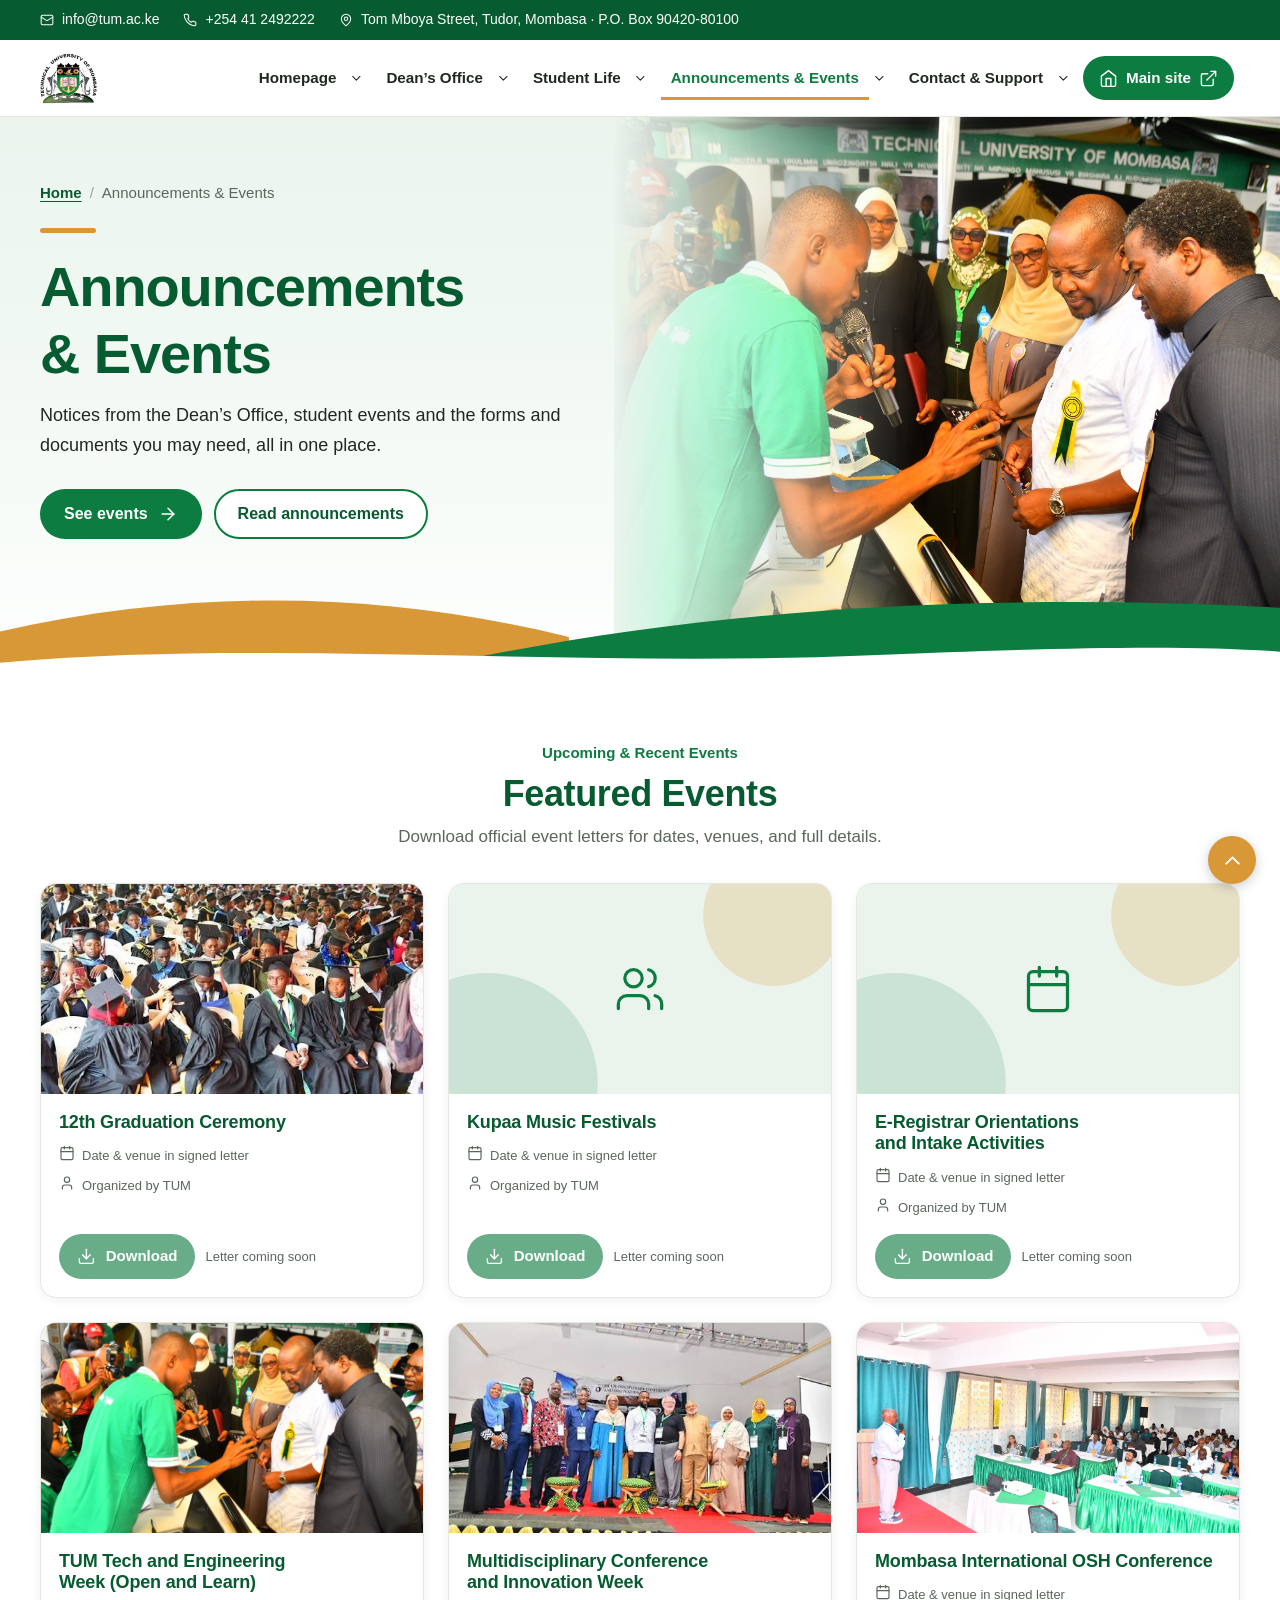
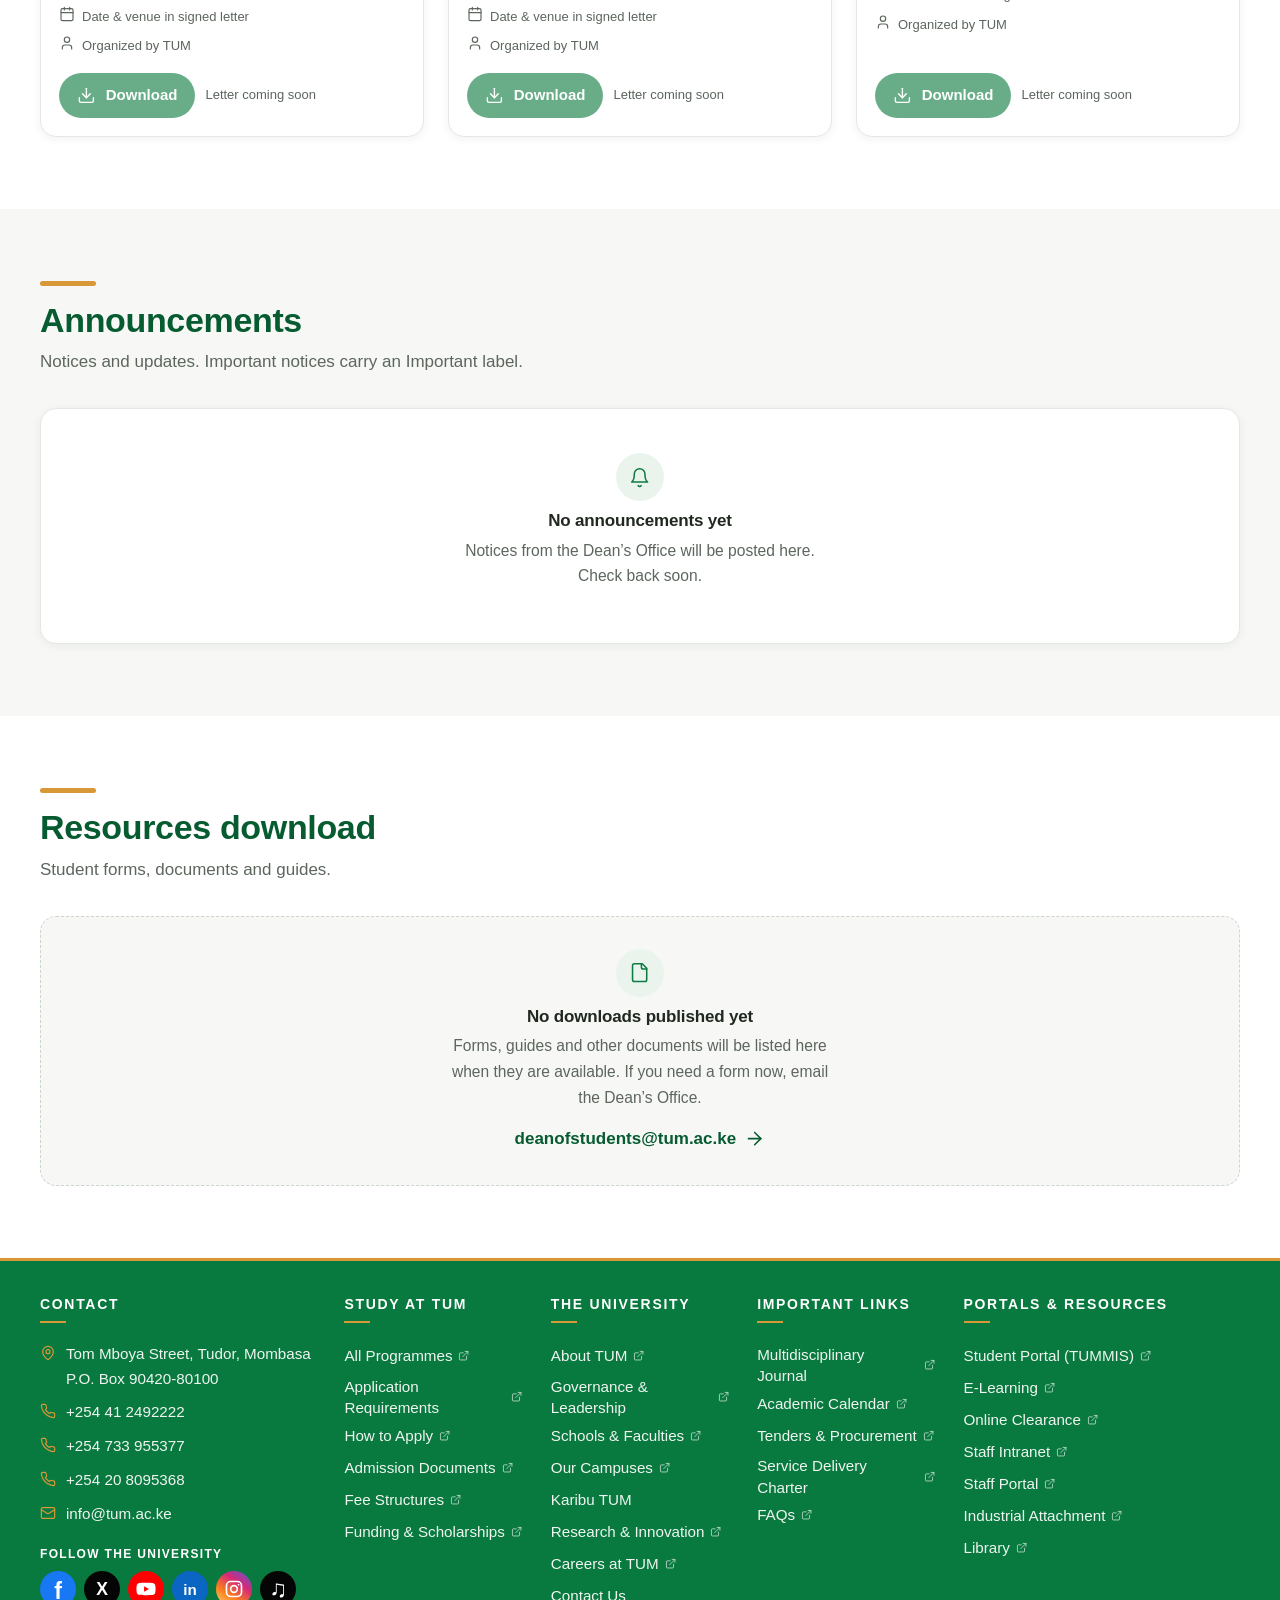
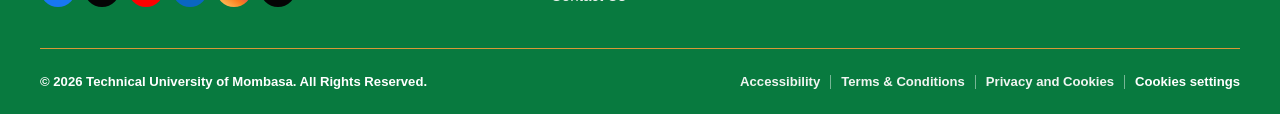
<file: announcements-events/index.html>
<!DOCTYPE html>
<html lang="en">
<head>
<meta charset="utf-8">
<meta name="viewport" content="width=device-width, initial-scale=1">
<title>Announcements &amp; Events | Karibu TUM</title>
<meta name="description" content="Announcements, upcoming events and downloadable student resources from the Dean’s Office at Technical University of Mombasa.">
<meta name="theme-color" content="#0C7C40">
<link rel="icon" href="data:image/svg+xml,%3Csvg xmlns='http://www.w3.org/2000/svg' viewBox='0 0 64 64'%3E%3Ccircle cx='32' cy='32' r='30' fill='%230C7C40'/%3E%3Ccircle cx='46' cy='18' r='7' fill='%23D89837'/%3E%3C/svg%3E">
<link rel="stylesheet" href="../assets/css/styles.css">
</head>
<body>
<a class="skip-link" href="#main">Skip to main content</a>
    <div class="utility" id="top"><div class="container">
<a class="" href="mailto:info@tum.ac.ke"><svg class="icon " viewBox="0 0 24 24" aria-hidden="true" focusable="false"><rect width="20" height="16" x="2" y="4" rx="2"/><path d="m22 7-8.97 5.7a1.94 1.94 0 0 1-2.06 0L2 7"/></svg><span>info@tum.ac.ke</span></a>
<a class="" href="tel:+254412492222"><svg class="icon " viewBox="0 0 24 24" aria-hidden="true" focusable="false"><path d="M22 16.92v3a2 2 0 0 1-2.18 2 19.79 19.79 0 0 1-8.63-3.07 19.5 19.5 0 0 1-6-6 19.79 19.79 0 0 1-3.07-8.67A2 2 0 0 1 4.11 2h3a2 2 0 0 1 2 1.72c.127.96.361 1.903.7 2.81a2 2 0 0 1-.45 2.11L8.09 9.91a16 16 0 0 0 6 6l1.27-1.27a2 2 0 0 1 2.11-.45c.907.339 1.85.573 2.81.7A2 2 0 0 1 22 16.92z"/></svg><span>+254 41 2492222</span></a>
<span class="addr"><svg class="icon " viewBox="0 0 24 24" aria-hidden="true" focusable="false"><path d="M20 10c0 6-8 12-8 12s-8-6-8-12a8 8 0 0 1 16 0Z"/><circle cx="12" cy="10" r="3"/></svg><span>Tom Mboya Street, Tudor, Mombasa &middot; P.O. Box 90420-80100</span></span>
</div></div>
<header class="site-header"><div class="container header-inner">
<a class="brand" href="../index.html" aria-label="Karibu TUM homepage"><img class="brand-logo" src="../assets/images/TUM logo.png" alt="Technical University of Mombasa logo"></a>
<button class="nav-toggle" type="button" aria-expanded="false" aria-controls="primary-nav"><svg class="icon icon-open" viewBox="0 0 24 24" aria-hidden="true" focusable="false"><line x1="4" x2="20" y1="12" y2="12"/><line x1="4" x2="20" y1="6" y2="6"/><line x1="4" x2="20" y1="18" y2="18"/></svg><svg class="icon icon-close" viewBox="0 0 24 24" aria-hidden="true" focusable="false"><path d="M18 6 6 18"/><path d="m6 6 12 12"/></svg><span class="toggle-label">Menu</span></button>
<nav class="primary-nav" id="primary-nav" aria-label="Primary">
<ul>
<li class="nav-item"><a class="nav-link" href="../index.html">Homepage</a><button class="sub-toggle" type="button" aria-expanded="false" aria-controls="sub-home"><svg class="icon " viewBox="0 0 24 24" aria-hidden="true" focusable="false"><path d="m6 9 6 6 6-6"/></svg><span class="visually-hidden">Show Homepage pages</span></button><ul class="submenu" id="sub-home" hidden><li><a href="../index.html#welcome">Welcome</a></li><li><a href="../index.html#student-life">Student Life at TUM</a></li><li><a href="../index.html#about-dean">About the Dean</a></li><li><a href="../index.html#announcements-events">Announcements &amp; Events</a></li></ul></li>
<li class="nav-item"><a class="nav-link" href="../deans-office/index.html">Dean’s Office</a><button class="sub-toggle" type="button" aria-expanded="false" aria-controls="sub-dean"><svg class="icon " viewBox="0 0 24 24" aria-hidden="true" focusable="false"><path d="m6 9 6 6 6-6"/></svg><span class="visually-hidden">Show Dean’s Office pages</span></button><ul class="submenu" id="sub-dean" hidden><li><a href="../deans-office/index.html#about-dean">About the Dean</a></li><li><a href="../deans-office/index.html#services">Dean’s Office services</a></li><li><a href="../deans-office/index.html#staff">Staff</a></li></ul></li>
<li class="nav-item"><a class="nav-link" href="../student-life/index.html">Student Life</a><button class="sub-toggle" type="button" aria-expanded="false" aria-controls="sub-life"><svg class="icon " viewBox="0 0 24 24" aria-hidden="true" focusable="false"><path d="m6 9 6 6 6-6"/></svg><span class="visually-hidden">Show Student Life pages</span></button><ul class="submenu" id="sub-life" hidden><li class="group-label" role="presentation">Student Life</li><li><a href="../student-life/clubs-societies/index.html">Clubs &amp; Societies</a></li><li><a href="../student-life/sports-recreation/index.html">Sports &amp; Recreation</a></li><li><a href="../student-life/student-association/index.html">Student Association</a></li><li class="sep" role="presentation"></li><li class="group-label" role="presentation">Student Services</li><li><a href="../student-services/guidance-counselling/index.html">Guidance &amp; Counselling</a></li><li><a href="../student-services/hostels-accommodation/index.html">Hostels &amp; Accommodation</a></li><li><a href="../student-services/health-unit/index.html">Health Unit</a></li><li><a href="../student-services/customer-care/index.html">Customer Care</a></li></ul></li>
<li class="nav-item"><a class="nav-link" href="../announcements-events/index.html" aria-current="page">Announcements &amp; Events</a><button class="sub-toggle" type="button" aria-expanded="false" aria-controls="sub-news"><svg class="icon " viewBox="0 0 24 24" aria-hidden="true" focusable="false"><path d="m6 9 6 6 6-6"/></svg><span class="visually-hidden">Show Announcements &amp; Events pages</span></button><ul class="submenu" id="sub-news" hidden><li><a href="../announcements-events/index.html#events">Events</a></li><li><a href="../announcements-events/index.html#announcements">Announcements</a></li><li><a href="../announcements-events/index.html#resources">Resources download</a></li></ul></li>
<li class="nav-item"><a class="nav-link" href="../contact-support/index.html">Contact &amp; Support</a><button class="sub-toggle" type="button" aria-expanded="false" aria-controls="sub-contact"><svg class="icon " viewBox="0 0 24 24" aria-hidden="true" focusable="false"><path d="m6 9 6 6 6-6"/></svg><span class="visually-hidden">Show Contact &amp; Support pages</span></button><ul class="submenu" id="sub-contact" hidden><li><a href="../contact-support/index.html#contact">Contact the Dean’s Office</a></li><li><a href="../contact-support/index.html#enquiry">Send an enquiry</a></li><li><a href="../student-services/guidance-counselling/index.html">Guidance &amp; Counselling</a></li></ul></li>
<li class="nav-item"><a class="nav-link nav-main" href="https://tum.ac.ke/" target="_blank" rel="noopener"><svg class="icon " viewBox="0 0 24 24" aria-hidden="true" focusable="false"><path d="m3 9 9-7 9 7v11a2 2 0 0 1-2 2H5a2 2 0 0 1-2-2z"/><polyline points="9 22 9 12 15 12 15 22"/></svg>Main site<svg class="icon " viewBox="0 0 24 24" aria-hidden="true" focusable="false"><path d="M15 3h6v6"/><path d="M10 14 21 3"/><path d="M18 13v6a2 2 0 0 1-2 2H5a2 2 0 0 1-2-2V8a2 2 0 0 1 2-2h6"/></svg><span class="visually-hidden"> (Technical University of Mombasa, opens in a new tab)</span></a></li>
</ul></nav>
</div></header>
<main id="main" tabindex="-1">
<section class="hero has-photo" aria-labelledby="page-title"><div class="hero-photo"><img src="../assets/images/events.jpg" alt="Student presenting a project at a Technical University of Mombasa event"></div><svg class="hero-swoosh" viewBox="0 0 1440 120" preserveAspectRatio="none" aria-hidden="true" focusable="false"><path fill="#D89837" d="M0 78 C220 30 430 34 640 84 L640 120 L0 120 Z"/><path fill="#0C7C40" d="M470 120 C760 56 1080 34 1440 52 L1440 120 Z"/><path fill="#FFFFFF" d="M0 112 C300 86 640 118 980 104 C1180 96 1330 92 1440 100 L1440 120 L0 120 Z"/></svg><div class="container hero-inner"><div class="hero-copy"><nav class="breadcrumbs" aria-label="Breadcrumb"><ol><li><a href="../index.html">Home</a></li><li aria-current="page">Announcements &amp; Events</li></ol></nav><span class="gold-bar" aria-hidden="true"></span><h1 id="page-title">Announcements &amp; Events</h1><p class="intro">Notices from the Dean’s Office, student events and the forms and documents you may need, all in one place.</p><div class="btn-row"><a class="btn btn-primary" href="#events">See events <svg class="icon " viewBox="0 0 24 24" aria-hidden="true" focusable="false"><path d="M5 12h14"/><path d="m12 5 7 7-7 7"/></svg></a><a class="btn btn-secondary" href="#announcements">Read announcements</a></div></div></div></section><section class="section" id="events" aria-label="Events"><div class="container"><div class="event-feature-heading"><span>Upcoming &amp; Recent Events</span><h2>Featured Events</h2><p>Download official event letters for dates, venues, and full details.</p></div><div class="grid grid-3 event-card-grid"><article class="event-card"><div class="event-card-media"><img src="../assets/images/graduation.jpg" alt="Graduating students gathered for a TUM graduation ceremony" loading="lazy"></div><div class="event-card-body"><h3>12th Graduation Ceremony</h3><div class="event-card-meta"><span><svg class="icon " viewBox="0 0 24 24" aria-hidden="true" focusable="false"><rect width="18" height="18" x="3" y="4" rx="2"/><path d="M16 2v4M8 2v4M3 10h18"/></svg>Date &amp; venue in signed letter</span><span><svg class="icon " viewBox="0 0 24 24" aria-hidden="true" focusable="false"><path d="M19 21v-2a4 4 0 0 0-4-4H9a4 4 0 0 0-4 4v2"/><circle cx="12" cy="7" r="4"/></svg>Organized by TUM</span></div><div class="event-card-action"><button class="btn btn-primary" type="button" disabled aria-label="Download letter for 12th Graduation Ceremony; letter coming soon"><svg class="icon " viewBox="0 0 24 24" aria-hidden="true" focusable="false"><path d="M21 15v4a2 2 0 0 1-2 2H5a2 2 0 0 1-2-2v-4"/><polyline points="7 10 12 15 17 10"/><line x1="12" x2="12" y1="15" y2="3"/></svg>Download</button><span class="event-letter-status">Letter coming soon</span></div></div></article><article class="event-card"><div class="event-card-media"><div class="event-card-art" aria-hidden="true"><svg class="icon " viewBox="0 0 24 24" aria-hidden="true" focusable="false"><path d="M16 21v-2a4 4 0 0 0-4-4H6a4 4 0 0 0-4 4v2"/><circle cx="9" cy="7" r="4"/><path d="M22 21v-2a4 4 0 0 0-3-3.87"/><path d="M16 3.13a4 4 0 0 1 0 7.75"/></svg></div></div><div class="event-card-body"><h3>Kupaa Music Festivals</h3><div class="event-card-meta"><span><svg class="icon " viewBox="0 0 24 24" aria-hidden="true" focusable="false"><rect width="18" height="18" x="3" y="4" rx="2"/><path d="M16 2v4M8 2v4M3 10h18"/></svg>Date &amp; venue in signed letter</span><span><svg class="icon " viewBox="0 0 24 24" aria-hidden="true" focusable="false"><path d="M19 21v-2a4 4 0 0 0-4-4H9a4 4 0 0 0-4 4v2"/><circle cx="12" cy="7" r="4"/></svg>Organized by TUM</span></div><div class="event-card-action"><button class="btn btn-primary" type="button" disabled aria-label="Download letter for Kupaa Music Festivals; letter coming soon"><svg class="icon " viewBox="0 0 24 24" aria-hidden="true" focusable="false"><path d="M21 15v4a2 2 0 0 1-2 2H5a2 2 0 0 1-2-2v-4"/><polyline points="7 10 12 15 17 10"/><line x1="12" x2="12" y1="15" y2="3"/></svg>Download</button><span class="event-letter-status">Letter coming soon</span></div></div></article><article class="event-card"><div class="event-card-media"><div class="event-card-art" aria-hidden="true"><svg class="icon " viewBox="0 0 24 24" aria-hidden="true" focusable="false"><rect width="18" height="18" x="3" y="4" rx="2"/><path d="M16 2v4M8 2v4M3 10h18"/></svg></div></div><div class="event-card-body"><h3>E-Registrar Orientations and Intake Activities</h3><div class="event-card-meta"><span><svg class="icon " viewBox="0 0 24 24" aria-hidden="true" focusable="false"><rect width="18" height="18" x="3" y="4" rx="2"/><path d="M16 2v4M8 2v4M3 10h18"/></svg>Date &amp; venue in signed letter</span><span><svg class="icon " viewBox="0 0 24 24" aria-hidden="true" focusable="false"><path d="M19 21v-2a4 4 0 0 0-4-4H9a4 4 0 0 0-4 4v2"/><circle cx="12" cy="7" r="4"/></svg>Organized by TUM</span></div><div class="event-card-action"><button class="btn btn-primary" type="button" disabled aria-label="Download letter for E-Registrar Orientations and Intake Activities; letter coming soon"><svg class="icon " viewBox="0 0 24 24" aria-hidden="true" focusable="false"><path d="M21 15v4a2 2 0 0 1-2 2H5a2 2 0 0 1-2-2v-4"/><polyline points="7 10 12 15 17 10"/><line x1="12" x2="12" y1="15" y2="3"/></svg>Download</button><span class="event-letter-status">Letter coming soon</span></div></div></article><article class="event-card"><div class="event-card-media"><img src="../assets/images/events.jpg" alt="A student presenting a project at a Technical University of Mombasa event" loading="lazy"></div><div class="event-card-body"><h3>TUM Tech and Engineering Week (Open and Learn)</h3><div class="event-card-meta"><span><svg class="icon " viewBox="0 0 24 24" aria-hidden="true" focusable="false"><rect width="18" height="18" x="3" y="4" rx="2"/><path d="M16 2v4M8 2v4M3 10h18"/></svg>Date &amp; venue in signed letter</span><span><svg class="icon " viewBox="0 0 24 24" aria-hidden="true" focusable="false"><path d="M19 21v-2a4 4 0 0 0-4-4H9a4 4 0 0 0-4 4v2"/><circle cx="12" cy="7" r="4"/></svg>Organized by TUM</span></div><div class="event-card-action"><button class="btn btn-primary" type="button" disabled aria-label="Download letter for TUM Tech and Engineering Week (Open and Learn); letter coming soon"><svg class="icon " viewBox="0 0 24 24" aria-hidden="true" focusable="false"><path d="M21 15v4a2 2 0 0 1-2 2H5a2 2 0 0 1-2-2v-4"/><polyline points="7 10 12 15 17 10"/><line x1="12" x2="12" y1="15" y2="3"/></svg>Download</button><span class="event-letter-status">Letter coming soon</span></div></div></article><article class="event-card"><div class="event-card-media"><img src="../assets/images/multi displinary.jpg" alt="Participants at a TUM multidisciplinary conference" loading="lazy"></div><div class="event-card-body"><h3>Multidisciplinary Conference and Innovation Week</h3><div class="event-card-meta"><span><svg class="icon " viewBox="0 0 24 24" aria-hidden="true" focusable="false"><rect width="18" height="18" x="3" y="4" rx="2"/><path d="M16 2v4M8 2v4M3 10h18"/></svg>Date &amp; venue in signed letter</span><span><svg class="icon " viewBox="0 0 24 24" aria-hidden="true" focusable="false"><path d="M19 21v-2a4 4 0 0 0-4-4H9a4 4 0 0 0-4 4v2"/><circle cx="12" cy="7" r="4"/></svg>Organized by TUM</span></div><div class="event-card-action"><button class="btn btn-primary" type="button" disabled aria-label="Download letter for Multidisciplinary Conference and Innovation Week; letter coming soon"><svg class="icon " viewBox="0 0 24 24" aria-hidden="true" focusable="false"><path d="M21 15v4a2 2 0 0 1-2 2H5a2 2 0 0 1-2-2v-4"/><polyline points="7 10 12 15 17 10"/><line x1="12" x2="12" y1="15" y2="3"/></svg>Download</button><span class="event-letter-status">Letter coming soon</span></div></div></article><article class="event-card"><div class="event-card-media"><img src="../assets/images/osch conference.jpg" alt="Participants attending a conference at TUM" loading="lazy"></div><div class="event-card-body"><h3>Mombasa International OSH Conference</h3><div class="event-card-meta"><span><svg class="icon " viewBox="0 0 24 24" aria-hidden="true" focusable="false"><rect width="18" height="18" x="3" y="4" rx="2"/><path d="M16 2v4M8 2v4M3 10h18"/></svg>Date &amp; venue in signed letter</span><span><svg class="icon " viewBox="0 0 24 24" aria-hidden="true" focusable="false"><path d="M19 21v-2a4 4 0 0 0-4-4H9a4 4 0 0 0-4 4v2"/><circle cx="12" cy="7" r="4"/></svg>Organized by TUM</span></div><div class="event-card-action"><button class="btn btn-primary" type="button" disabled aria-label="Download letter for Mombasa International OSH Conference; letter coming soon"><svg class="icon " viewBox="0 0 24 24" aria-hidden="true" focusable="false"><path d="M21 15v4a2 2 0 0 1-2 2H5a2 2 0 0 1-2-2v-4"/><polyline points="7 10 12 15 17 10"/><line x1="12" x2="12" y1="15" y2="3"/></svg>Download</button><span class="event-letter-status">Letter coming soon</span></div></div></article></div></div></section><section class="section section-soft" id="announcements" aria-label="Announcements"><div class="container"><div class="section-head"><div><span class="gold-bar" aria-hidden="true"></span><h2>Announcements</h2><p>Notices and updates. Important notices carry an Important label.</p></div></div><div class="panel"><div class="panel-body"><div class="empty" role="status"><span class="chip"><svg class="icon " viewBox="0 0 24 24" aria-hidden="true" focusable="false"><path d="M6 8a6 6 0 0 1 12 0c0 7 3 9 3 9H3s3-2 3-9"/><path d="M10.3 21a1.94 1.94 0 0 0 3.4 0"/></svg></span><h4>No announcements yet</h4><p>Notices from the Dean’s Office will be posted here. Check back soon.</p></div></div></div></div></section><section class="section" id="resources" aria-label="Resources download"><div class="container"><div class="section-head"><div><span class="gold-bar" aria-hidden="true"></span><h2>Resources download</h2><p>Student forms, documents and guides.</p></div></div><div class="empty" role="status"><span class="chip"><svg class="icon " viewBox="0 0 24 24" aria-hidden="true" focusable="false"><path d="M15 2H6a2 2 0 0 0-2 2v16a2 2 0 0 0 2 2h12a2 2 0 0 0 2-2V7Z"/><path d="M14 2v4a2 2 0 0 0 2 2h4"/></svg></span><h4>No downloads published yet</h4><p>Forms, guides and other documents will be listed here when they are available. If you need a form now, email the Dean’s Office.</p><a class="text-link" href="mailto:deanofstudents@tum.ac.ke">deanofstudents@tum.ac.ke <svg class="icon " viewBox="0 0 24 24" aria-hidden="true" focusable="false"><path d="M5 12h14"/><path d="m12 5 7 7-7 7"/></svg></a></div></div></section>
</main>
<footer class="site-footer on-dark"><div class="container">
<div class="footer-top">
<div class="footer-col footer-contact-col"><h2>Contact</h2>
<div class="footer-contact">
<span><svg class="icon " viewBox="0 0 24 24" aria-hidden="true" focusable="false"><path d="M20 10c0 6-8 12-8 12s-8-6-8-12a8 8 0 0 1 16 0Z"/><circle cx="12" cy="10" r="3"/></svg><span>Tom Mboya Street, Tudor, Mombasa<br>P.O. Box 90420-80100</span></span>
<a href="tel:+254412492222"><svg class="icon " viewBox="0 0 24 24" aria-hidden="true" focusable="false"><path d="M22 16.92v3a2 2 0 0 1-2.18 2 19.79 19.79 0 0 1-8.63-3.07 19.5 19.5 0 0 1-6-6 19.79 19.79 0 0 1-3.07-8.67A2 2 0 0 1 4.11 2h3a2 2 0 0 1 2 1.72c.127.96.361 1.903.7 2.81a2 2 0 0 1-.45 2.11L8.09 9.91a16 16 0 0 0 6 6l1.27-1.27a2 2 0 0 1 2.11-.45c.907.339 1.85.573 2.81.7A2 2 0 0 1 22 16.92z"/></svg><span>+254 41 2492222</span></a><a href="tel:+254733955377"><svg class="icon " viewBox="0 0 24 24" aria-hidden="true" focusable="false"><path d="M22 16.92v3a2 2 0 0 1-2.18 2 19.79 19.79 0 0 1-8.63-3.07 19.5 19.5 0 0 1-6-6 19.79 19.79 0 0 1-3.07-8.67A2 2 0 0 1 4.11 2h3a2 2 0 0 1 2 1.72c.127.96.361 1.903.7 2.81a2 2 0 0 1-.45 2.11L8.09 9.91a16 16 0 0 0 6 6l1.27-1.27a2 2 0 0 1 2.11-.45c.907.339 1.85.573 2.81.7A2 2 0 0 1 22 16.92z"/></svg><span>+254 733 955377</span></a><a href="tel:+254208095368"><svg class="icon " viewBox="0 0 24 24" aria-hidden="true" focusable="false"><path d="M22 16.92v3a2 2 0 0 1-2.18 2 19.79 19.79 0 0 1-8.63-3.07 19.5 19.5 0 0 1-6-6 19.79 19.79 0 0 1-3.07-8.67A2 2 0 0 1 4.11 2h3a2 2 0 0 1 2 1.72c.127.96.361 1.903.7 2.81a2 2 0 0 1-.45 2.11L8.09 9.91a16 16 0 0 0 6 6l1.27-1.27a2 2 0 0 1 2.11-.45c.907.339 1.85.573 2.81.7A2 2 0 0 1 22 16.92z"/></svg><span>+254 20 8095368</span></a>
<a class="" href="mailto:info@tum.ac.ke"><svg class="icon " viewBox="0 0 24 24" aria-hidden="true" focusable="false"><rect width="20" height="16" x="2" y="4" rx="2"/><path d="m22 7-8.97 5.7a1.94 1.94 0 0 1-2.06 0L2 7"/></svg><span>info@tum.ac.ke</span></a>
</div>
<h3 class="footer-follow-title">Follow the University</h3>
<div class="footer-social" aria-label="University social media"><span class="social-icon facebook" role="img" aria-label="Facebook">f</span><span class="social-icon x" role="img" aria-label="X">X</span><span class="social-icon youtube" role="img" aria-label="YouTube"><svg viewBox="0 0 24 24" aria-hidden="true"><path d="M23 7.2a3 3 0 0 0-2.1-2.1C19 4.6 12 4.6 12 4.6s-7 0-8.9.5A3 3 0 0 0 1 7.2 31 31 0 0 0 .5 12a31 31 0 0 0 .5 4.8 3 3 0 0 0 2.1 2.1c1.9.5 8.9.5 8.9.5s7 0 8.9-.5a3 3 0 0 0 2.1-2.1A31 31 0 0 0 23.5 12a31 31 0 0 0-.5-4.8ZM9.7 15.3V8.7l5.8 3.3-5.8 3.3Z"/></svg></span><span class="social-icon linkedin" role="img" aria-label="LinkedIn">in</span><span class="social-icon instagram" role="img" aria-label="Instagram"><svg viewBox="0 0 24 24" aria-hidden="true"><rect x="3" y="3" width="18" height="18" rx="5"/><circle cx="12" cy="12" r="4"/><circle class="instagram-dot" cx="17.5" cy="6.8" r="1"/></svg></span><span class="social-icon tiktok" role="img" aria-label="TikTok">&#9835;</span></div>
</div>
<div class="footer-col"><h2>Study at TUM</h2><ul>
<li><a href="https://tum.ac.ke/" target="_blank" rel="noopener">All Programmes <svg class="icon " viewBox="0 0 24 24" aria-hidden="true" focusable="false"><path d="M15 3h6v6"/><path d="M10 14 21 3"/><path d="M18 13v6a2 2 0 0 1-2 2H5a2 2 0 0 1-2-2V8a2 2 0 0 1 2-2h6"/></svg><span class="visually-hidden"> (opens in a new tab)</span></a></li>
<li><a href="https://tum.ac.ke/" target="_blank" rel="noopener">Application Requirements <svg class="icon " viewBox="0 0 24 24" aria-hidden="true" focusable="false"><path d="M15 3h6v6"/><path d="M10 14 21 3"/><path d="M18 13v6a2 2 0 0 1-2 2H5a2 2 0 0 1-2-2V8a2 2 0 0 1 2-2h6"/></svg><span class="visually-hidden"> (opens in a new tab)</span></a></li>
<li><a href="https://tum.ac.ke/" target="_blank" rel="noopener">How to Apply <svg class="icon " viewBox="0 0 24 24" aria-hidden="true" focusable="false"><path d="M15 3h6v6"/><path d="M10 14 21 3"/><path d="M18 13v6a2 2 0 0 1-2 2H5a2 2 0 0 1-2-2V8a2 2 0 0 1 2-2h6"/></svg><span class="visually-hidden"> (opens in a new tab)</span></a></li>
<li><a href="https://tum.ac.ke/" target="_blank" rel="noopener">Admission Documents <svg class="icon " viewBox="0 0 24 24" aria-hidden="true" focusable="false"><path d="M15 3h6v6"/><path d="M10 14 21 3"/><path d="M18 13v6a2 2 0 0 1-2 2H5a2 2 0 0 1-2-2V8a2 2 0 0 1 2-2h6"/></svg><span class="visually-hidden"> (opens in a new tab)</span></a></li>
<li><a href="https://tum.ac.ke/" target="_blank" rel="noopener">Fee Structures <svg class="icon " viewBox="0 0 24 24" aria-hidden="true" focusable="false"><path d="M15 3h6v6"/><path d="M10 14 21 3"/><path d="M18 13v6a2 2 0 0 1-2 2H5a2 2 0 0 1-2-2V8a2 2 0 0 1 2-2h6"/></svg><span class="visually-hidden"> (opens in a new tab)</span></a></li>
<li><a href="https://tum.ac.ke/" target="_blank" rel="noopener">Funding &amp; Scholarships <svg class="icon " viewBox="0 0 24 24" aria-hidden="true" focusable="false"><path d="M15 3h6v6"/><path d="M10 14 21 3"/><path d="M18 13v6a2 2 0 0 1-2 2H5a2 2 0 0 1-2-2V8a2 2 0 0 1 2-2h6"/></svg><span class="visually-hidden"> (opens in a new tab)</span></a></li>
</ul></div>
<div class="footer-col"><h2>The University</h2><ul>
<li><a href="https://tum.ac.ke/" target="_blank" rel="noopener">About TUM <svg class="icon " viewBox="0 0 24 24" aria-hidden="true" focusable="false"><path d="M15 3h6v6"/><path d="M10 14 21 3"/><path d="M18 13v6a2 2 0 0 1-2 2H5a2 2 0 0 1-2-2V8a2 2 0 0 1 2-2h6"/></svg><span class="visually-hidden"> (opens in a new tab)</span></a></li>
<li><a href="https://tum.ac.ke/" target="_blank" rel="noopener">Governance &amp; Leadership <svg class="icon " viewBox="0 0 24 24" aria-hidden="true" focusable="false"><path d="M15 3h6v6"/><path d="M10 14 21 3"/><path d="M18 13v6a2 2 0 0 1-2 2H5a2 2 0 0 1-2-2V8a2 2 0 0 1 2-2h6"/></svg><span class="visually-hidden"> (opens in a new tab)</span></a></li>
<li><a href="https://tum.ac.ke/" target="_blank" rel="noopener">Schools &amp; Faculties <svg class="icon " viewBox="0 0 24 24" aria-hidden="true" focusable="false"><path d="M15 3h6v6"/><path d="M10 14 21 3"/><path d="M18 13v6a2 2 0 0 1-2 2H5a2 2 0 0 1-2-2V8a2 2 0 0 1 2-2h6"/></svg><span class="visually-hidden"> (opens in a new tab)</span></a></li>
<li><a href="https://tum.ac.ke/" target="_blank" rel="noopener">Our Campuses <svg class="icon " viewBox="0 0 24 24" aria-hidden="true" focusable="false"><path d="M15 3h6v6"/><path d="M10 14 21 3"/><path d="M18 13v6a2 2 0 0 1-2 2H5a2 2 0 0 1-2-2V8a2 2 0 0 1 2-2h6"/></svg><span class="visually-hidden"> (opens in a new tab)</span></a></li>
<li><a href="../index.html">Karibu TUM</a></li>
<li><a href="https://tum.ac.ke/" target="_blank" rel="noopener">Research &amp; Innovation <svg class="icon " viewBox="0 0 24 24" aria-hidden="true" focusable="false"><path d="M15 3h6v6"/><path d="M10 14 21 3"/><path d="M18 13v6a2 2 0 0 1-2 2H5a2 2 0 0 1-2-2V8a2 2 0 0 1 2-2h6"/></svg><span class="visually-hidden"> (opens in a new tab)</span></a></li>
<li><a href="https://tum.ac.ke/" target="_blank" rel="noopener">Careers at TUM <svg class="icon " viewBox="0 0 24 24" aria-hidden="true" focusable="false"><path d="M15 3h6v6"/><path d="M10 14 21 3"/><path d="M18 13v6a2 2 0 0 1-2 2H5a2 2 0 0 1-2-2V8a2 2 0 0 1 2-2h6"/></svg><span class="visually-hidden"> (opens in a new tab)</span></a></li>
<li><a href="../contact-support/index.html">Contact Us</a></li>
</ul></div>
<div class="footer-col"><h2>Important Links</h2><ul>
<li><a href="https://tum.ac.ke/" target="_blank" rel="noopener">Multidisciplinary Journal <svg class="icon " viewBox="0 0 24 24" aria-hidden="true" focusable="false"><path d="M15 3h6v6"/><path d="M10 14 21 3"/><path d="M18 13v6a2 2 0 0 1-2 2H5a2 2 0 0 1-2-2V8a2 2 0 0 1 2-2h6"/></svg><span class="visually-hidden"> (opens in a new tab)</span></a></li>
<li><a href="https://tum.ac.ke/" target="_blank" rel="noopener">Academic Calendar <svg class="icon " viewBox="0 0 24 24" aria-hidden="true" focusable="false"><path d="M15 3h6v6"/><path d="M10 14 21 3"/><path d="M18 13v6a2 2 0 0 1-2 2H5a2 2 0 0 1-2-2V8a2 2 0 0 1 2-2h6"/></svg><span class="visually-hidden"> (opens in a new tab)</span></a></li>
<li><a href="https://tum.ac.ke/" target="_blank" rel="noopener">Tenders &amp; Procurement <svg class="icon " viewBox="0 0 24 24" aria-hidden="true" focusable="false"><path d="M15 3h6v6"/><path d="M10 14 21 3"/><path d="M18 13v6a2 2 0 0 1-2 2H5a2 2 0 0 1-2-2V8a2 2 0 0 1 2-2h6"/></svg><span class="visually-hidden"> (opens in a new tab)</span></a></li>
<li><a href="https://tum.ac.ke/" target="_blank" rel="noopener">Service Delivery Charter <svg class="icon " viewBox="0 0 24 24" aria-hidden="true" focusable="false"><path d="M15 3h6v6"/><path d="M10 14 21 3"/><path d="M18 13v6a2 2 0 0 1-2 2H5a2 2 0 0 1-2-2V8a2 2 0 0 1 2-2h6"/></svg><span class="visually-hidden"> (opens in a new tab)</span></a></li>
<li><a href="https://tum.ac.ke/" target="_blank" rel="noopener">FAQs <svg class="icon " viewBox="0 0 24 24" aria-hidden="true" focusable="false"><path d="M15 3h6v6"/><path d="M10 14 21 3"/><path d="M18 13v6a2 2 0 0 1-2 2H5a2 2 0 0 1-2-2V8a2 2 0 0 1 2-2h6"/></svg><span class="visually-hidden"> (opens in a new tab)</span></a></li>
</ul></div>
<div class="footer-col"><h2>Portals &amp; Resources</h2><ul>
<li><a href="https://tum.ac.ke/" target="_blank" rel="noopener">Student Portal (TUMMIS) <svg class="icon " viewBox="0 0 24 24" aria-hidden="true" focusable="false"><path d="M15 3h6v6"/><path d="M10 14 21 3"/><path d="M18 13v6a2 2 0 0 1-2 2H5a2 2 0 0 1-2-2V8a2 2 0 0 1 2-2h6"/></svg><span class="visually-hidden"> (opens in a new tab)</span></a></li>
<li><a href="https://tum.ac.ke/" target="_blank" rel="noopener">E-Learning <svg class="icon " viewBox="0 0 24 24" aria-hidden="true" focusable="false"><path d="M15 3h6v6"/><path d="M10 14 21 3"/><path d="M18 13v6a2 2 0 0 1-2 2H5a2 2 0 0 1-2-2V8a2 2 0 0 1 2-2h6"/></svg><span class="visually-hidden"> (opens in a new tab)</span></a></li>
<li><a href="https://tum.ac.ke/" target="_blank" rel="noopener">Online Clearance <svg class="icon " viewBox="0 0 24 24" aria-hidden="true" focusable="false"><path d="M15 3h6v6"/><path d="M10 14 21 3"/><path d="M18 13v6a2 2 0 0 1-2 2H5a2 2 0 0 1-2-2V8a2 2 0 0 1 2-2h6"/></svg><span class="visually-hidden"> (opens in a new tab)</span></a></li>
<li><a href="https://tum.ac.ke/" target="_blank" rel="noopener">Staff Intranet <svg class="icon " viewBox="0 0 24 24" aria-hidden="true" focusable="false"><path d="M15 3h6v6"/><path d="M10 14 21 3"/><path d="M18 13v6a2 2 0 0 1-2 2H5a2 2 0 0 1-2-2V8a2 2 0 0 1 2-2h6"/></svg><span class="visually-hidden"> (opens in a new tab)</span></a></li>
<li><a href="https://tum.ac.ke/" target="_blank" rel="noopener">Staff Portal <svg class="icon " viewBox="0 0 24 24" aria-hidden="true" focusable="false"><path d="M15 3h6v6"/><path d="M10 14 21 3"/><path d="M18 13v6a2 2 0 0 1-2 2H5a2 2 0 0 1-2-2V8a2 2 0 0 1 2-2h6"/></svg><span class="visually-hidden"> (opens in a new tab)</span></a></li>
<li><a href="https://tum.ac.ke/" target="_blank" rel="noopener">Industrial Attachment <svg class="icon " viewBox="0 0 24 24" aria-hidden="true" focusable="false"><path d="M15 3h6v6"/><path d="M10 14 21 3"/><path d="M18 13v6a2 2 0 0 1-2 2H5a2 2 0 0 1-2-2V8a2 2 0 0 1 2-2h6"/></svg><span class="visually-hidden"> (opens in a new tab)</span></a></li>
<li><a href="https://tum.ac.ke/" target="_blank" rel="noopener">Library <svg class="icon " viewBox="0 0 24 24" aria-hidden="true" focusable="false"><path d="M15 3h6v6"/><path d="M10 14 21 3"/><path d="M18 13v6a2 2 0 0 1-2 2H5a2 2 0 0 1-2-2V8a2 2 0 0 1 2-2h6"/></svg><span class="visually-hidden"> (opens in a new tab)</span></a></li>
</ul></div>
</div>
<div class="footer-bottom"><span>&copy; 2026 Technical University of Mombasa. All Rights Reserved.</span>
<nav aria-label="Legal and accessibility">
<ul>
<li><a href="https://tum.ac.ke/" target="_blank" rel="noopener">Accessibility</a></li>
<li><a href="https://tum.ac.ke/" target="_blank" rel="noopener">Terms &amp; Conditions</a></li>
<li><a href="https://tum.ac.ke/" target="_blank" rel="noopener">Privacy and Cookies</a></li>
<li><span>Cookies settings</span></li>
</ul>
</nav></div>
</div></footer>
<a class="back-to-top" href="#top" aria-label="Back to top"><svg class="icon " viewBox="0 0 24 24" aria-hidden="true" focusable="false"><path d="m6 9 6 6 6-6"/></svg></a>

<script src="../assets/js/main.js" defer></script>
</body>
</html>
</file>
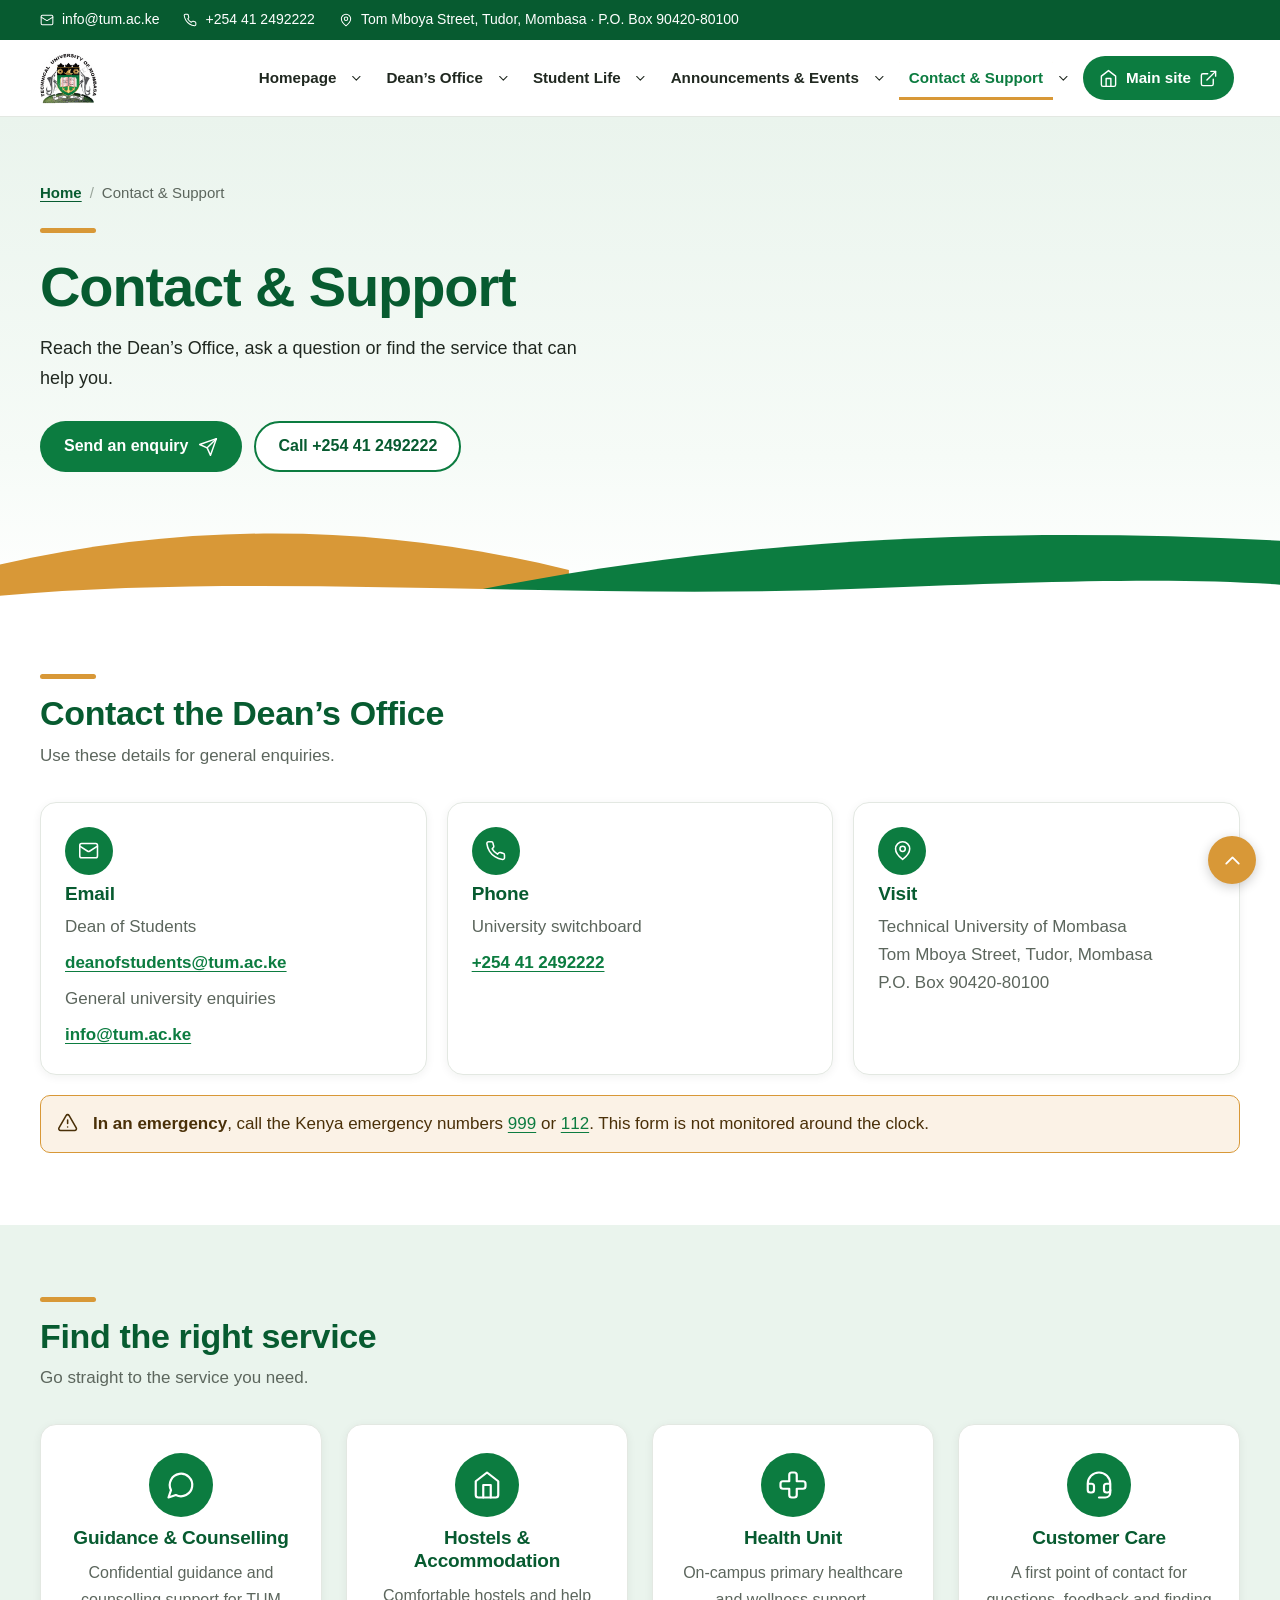
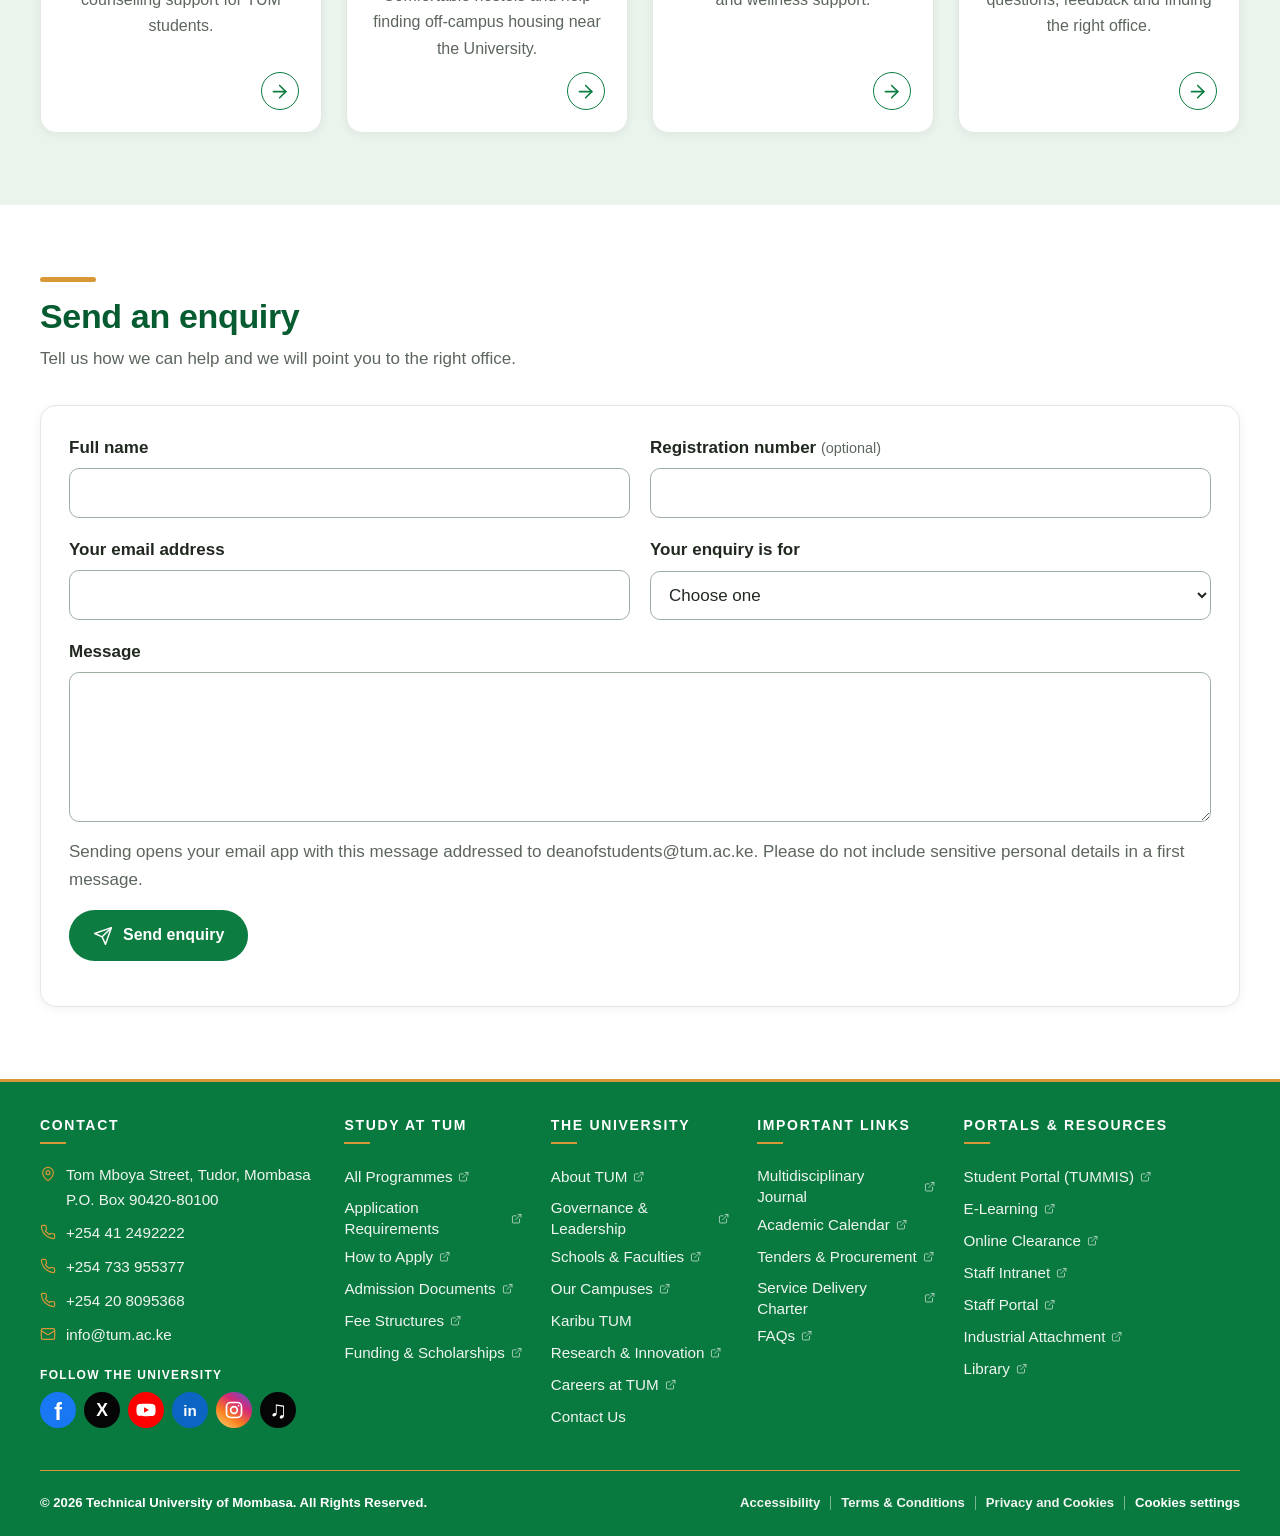
<file: contact-support/index.html>
<!DOCTYPE html>
<html lang="en">
<head>
<meta charset="utf-8">
<meta name="viewport" content="width=device-width, initial-scale=1">
<title>Contact &amp; Support | Karibu TUM</title>
<meta name="description" content="Contact the Dean’s Office at Technical University of Mombasa, find a student service or send an enquiry.">
<meta name="theme-color" content="#0C7C40">
<link rel="icon" href="data:image/svg+xml,%3Csvg xmlns='http://www.w3.org/2000/svg' viewBox='0 0 64 64'%3E%3Ccircle cx='32' cy='32' r='30' fill='%230C7C40'/%3E%3Ccircle cx='46' cy='18' r='7' fill='%23D89837'/%3E%3C/svg%3E">
<link rel="stylesheet" href="../assets/css/styles.css">
</head>
<body>
<a class="skip-link" href="#main">Skip to main content</a>
    <div class="utility" id="top"><div class="container">
<a class="" href="mailto:info@tum.ac.ke"><svg class="icon " viewBox="0 0 24 24" aria-hidden="true" focusable="false"><rect width="20" height="16" x="2" y="4" rx="2"/><path d="m22 7-8.97 5.7a1.94 1.94 0 0 1-2.06 0L2 7"/></svg><span>info@tum.ac.ke</span></a>
<a class="" href="tel:+254412492222"><svg class="icon " viewBox="0 0 24 24" aria-hidden="true" focusable="false"><path d="M22 16.92v3a2 2 0 0 1-2.18 2 19.79 19.79 0 0 1-8.63-3.07 19.5 19.5 0 0 1-6-6 19.79 19.79 0 0 1-3.07-8.67A2 2 0 0 1 4.11 2h3a2 2 0 0 1 2 1.72c.127.96.361 1.903.7 2.81a2 2 0 0 1-.45 2.11L8.09 9.91a16 16 0 0 0 6 6l1.27-1.27a2 2 0 0 1 2.11-.45c.907.339 1.85.573 2.81.7A2 2 0 0 1 22 16.92z"/></svg><span>+254 41 2492222</span></a>
<span class="addr"><svg class="icon " viewBox="0 0 24 24" aria-hidden="true" focusable="false"><path d="M20 10c0 6-8 12-8 12s-8-6-8-12a8 8 0 0 1 16 0Z"/><circle cx="12" cy="10" r="3"/></svg><span>Tom Mboya Street, Tudor, Mombasa &middot; P.O. Box 90420-80100</span></span>
</div></div>
<header class="site-header"><div class="container header-inner">
<a class="brand" href="../index.html" aria-label="Karibu TUM homepage"><img class="brand-logo" src="../assets/images/TUM logo.png" alt="Technical University of Mombasa logo"></a>
<button class="nav-toggle" type="button" aria-expanded="false" aria-controls="primary-nav"><svg class="icon icon-open" viewBox="0 0 24 24" aria-hidden="true" focusable="false"><line x1="4" x2="20" y1="12" y2="12"/><line x1="4" x2="20" y1="6" y2="6"/><line x1="4" x2="20" y1="18" y2="18"/></svg><svg class="icon icon-close" viewBox="0 0 24 24" aria-hidden="true" focusable="false"><path d="M18 6 6 18"/><path d="m6 6 12 12"/></svg><span class="toggle-label">Menu</span></button>
<nav class="primary-nav" id="primary-nav" aria-label="Primary">
<ul>
<li class="nav-item"><a class="nav-link" href="../index.html">Homepage</a><button class="sub-toggle" type="button" aria-expanded="false" aria-controls="sub-home"><svg class="icon " viewBox="0 0 24 24" aria-hidden="true" focusable="false"><path d="m6 9 6 6 6-6"/></svg><span class="visually-hidden">Show Homepage pages</span></button><ul class="submenu" id="sub-home" hidden><li><a href="../index.html#welcome">Welcome</a></li><li><a href="../index.html#student-life">Student Life at TUM</a></li><li><a href="../index.html#about-dean">About the Dean</a></li><li><a href="../index.html#announcements-events">Announcements &amp; Events</a></li></ul></li>
<li class="nav-item"><a class="nav-link" href="../deans-office/index.html">Dean’s Office</a><button class="sub-toggle" type="button" aria-expanded="false" aria-controls="sub-dean"><svg class="icon " viewBox="0 0 24 24" aria-hidden="true" focusable="false"><path d="m6 9 6 6 6-6"/></svg><span class="visually-hidden">Show Dean’s Office pages</span></button><ul class="submenu" id="sub-dean" hidden><li><a href="../deans-office/index.html#about-dean">About the Dean</a></li><li><a href="../deans-office/index.html#services">Dean’s Office services</a></li><li><a href="../deans-office/index.html#staff">Staff</a></li></ul></li>
<li class="nav-item"><a class="nav-link" href="../student-life/index.html">Student Life</a><button class="sub-toggle" type="button" aria-expanded="false" aria-controls="sub-life"><svg class="icon " viewBox="0 0 24 24" aria-hidden="true" focusable="false"><path d="m6 9 6 6 6-6"/></svg><span class="visually-hidden">Show Student Life pages</span></button><ul class="submenu" id="sub-life" hidden><li class="group-label" role="presentation">Student Life</li><li><a href="../student-life/clubs-societies/index.html">Clubs &amp; Societies</a></li><li><a href="../student-life/sports-recreation/index.html">Sports &amp; Recreation</a></li><li><a href="../student-life/student-association/index.html">Student Association</a></li><li class="sep" role="presentation"></li><li class="group-label" role="presentation">Student Services</li><li><a href="../student-services/guidance-counselling/index.html">Guidance &amp; Counselling</a></li><li><a href="../student-services/hostels-accommodation/index.html">Hostels &amp; Accommodation</a></li><li><a href="../student-services/health-unit/index.html">Health Unit</a></li><li><a href="../student-services/customer-care/index.html">Customer Care</a></li></ul></li>
<li class="nav-item"><a class="nav-link" href="../announcements-events/index.html">Announcements &amp; Events</a><button class="sub-toggle" type="button" aria-expanded="false" aria-controls="sub-news"><svg class="icon " viewBox="0 0 24 24" aria-hidden="true" focusable="false"><path d="m6 9 6 6 6-6"/></svg><span class="visually-hidden">Show Announcements &amp; Events pages</span></button><ul class="submenu" id="sub-news" hidden><li><a href="../announcements-events/index.html#events">Events</a></li><li><a href="../announcements-events/index.html#announcements">Announcements</a></li><li><a href="../announcements-events/index.html#resources">Resources download</a></li></ul></li>
<li class="nav-item"><a class="nav-link" href="../contact-support/index.html" aria-current="page">Contact &amp; Support</a><button class="sub-toggle" type="button" aria-expanded="false" aria-controls="sub-contact"><svg class="icon " viewBox="0 0 24 24" aria-hidden="true" focusable="false"><path d="m6 9 6 6 6-6"/></svg><span class="visually-hidden">Show Contact &amp; Support pages</span></button><ul class="submenu" id="sub-contact" hidden><li><a href="../contact-support/index.html#contact">Contact the Dean’s Office</a></li><li><a href="../contact-support/index.html#enquiry">Send an enquiry</a></li><li><a href="../student-services/guidance-counselling/index.html">Guidance &amp; Counselling</a></li></ul></li>
<li class="nav-item"><a class="nav-link nav-main" href="https://tum.ac.ke/" target="_blank" rel="noopener"><svg class="icon " viewBox="0 0 24 24" aria-hidden="true" focusable="false"><path d="m3 9 9-7 9 7v11a2 2 0 0 1-2 2H5a2 2 0 0 1-2-2z"/><polyline points="9 22 9 12 15 12 15 22"/></svg>Main site<svg class="icon " viewBox="0 0 24 24" aria-hidden="true" focusable="false"><path d="M15 3h6v6"/><path d="M10 14 21 3"/><path d="M18 13v6a2 2 0 0 1-2 2H5a2 2 0 0 1-2-2V8a2 2 0 0 1 2-2h6"/></svg><span class="visually-hidden"> (Technical University of Mombasa, opens in a new tab)</span></a></li>
</ul></nav>
</div></header>
<main id="main" tabindex="-1">
<section class="hero" aria-labelledby="page-title"><svg class="hero-swoosh" viewBox="0 0 1440 120" preserveAspectRatio="none" aria-hidden="true" focusable="false"><path fill="#D89837" d="M0 78 C220 30 430 34 640 84 L640 120 L0 120 Z"/><path fill="#0C7C40" d="M470 120 C760 56 1080 34 1440 52 L1440 120 Z"/><path fill="#FFFFFF" d="M0 112 C300 86 640 118 980 104 C1180 96 1330 92 1440 100 L1440 120 L0 120 Z"/></svg><div class="container hero-inner"><div class="hero-copy"><nav class="breadcrumbs" aria-label="Breadcrumb"><ol><li><a href="../index.html">Home</a></li><li aria-current="page">Contact &amp; Support</li></ol></nav><span class="gold-bar" aria-hidden="true"></span><h1 id="page-title">Contact &amp; Support</h1><p class="intro">Reach the Dean’s Office, ask a question or find the service that can help you.</p><div class="btn-row"><a class="btn btn-primary" href="#enquiry">Send an enquiry <svg class="icon " viewBox="0 0 24 24" aria-hidden="true" focusable="false"><path d="m22 2-7 20-4-9-9-4Z"/><path d="M22 2 11 13"/></svg></a><a class="btn btn-secondary" href="tel:+254412492222">Call +254 41 2492222</a></div></div></div></section><section class="section" id="contact" aria-label="Contact details"><div class="container"><div class="section-head"><div><span class="gold-bar" aria-hidden="true"></span><h2>Contact the Dean’s Office</h2><p>Use these details for general enquiries.</p></div></div><div class="contact-cards"><div class="contact-card"><span class="chip"><svg class="icon " viewBox="0 0 24 24" aria-hidden="true" focusable="false"><rect width="20" height="16" x="2" y="4" rx="2"/><path d="m22 7-8.97 5.7a1.94 1.94 0 0 1-2.06 0L2 7"/></svg></span><h3>Email</h3><p>Dean of Students</p><a href="mailto:deanofstudents@tum.ac.ke">deanofstudents@tum.ac.ke</a><p>General university enquiries</p><a href="mailto:info@tum.ac.ke">info@tum.ac.ke</a></div><div class="contact-card"><span class="chip"><svg class="icon " viewBox="0 0 24 24" aria-hidden="true" focusable="false"><path d="M22 16.92v3a2 2 0 0 1-2.18 2 19.79 19.79 0 0 1-8.63-3.07 19.5 19.5 0 0 1-6-6 19.79 19.79 0 0 1-3.07-8.67A2 2 0 0 1 4.11 2h3a2 2 0 0 1 2 1.72c.127.96.361 1.903.7 2.81a2 2 0 0 1-.45 2.11L8.09 9.91a16 16 0 0 0 6 6l1.27-1.27a2 2 0 0 1 2.11-.45c.907.339 1.85.573 2.81.7A2 2 0 0 1 22 16.92z"/></svg></span><h3>Phone</h3><p>University switchboard</p><a href="tel:+254412492222">+254 41 2492222</a></div><div class="contact-card"><span class="chip"><svg class="icon " viewBox="0 0 24 24" aria-hidden="true" focusable="false"><path d="M20 10c0 6-8 12-8 12s-8-6-8-12a8 8 0 0 1 16 0Z"/><circle cx="12" cy="10" r="3"/></svg></span><h3>Visit</h3><p>Technical University of Mombasa<br>Tom Mboya Street, Tudor, Mombasa<br>P.O. Box 90420-80100</p></div></div><div class="alert" role="note"><svg class="icon " viewBox="0 0 24 24" aria-hidden="true" focusable="false"><path d="m21.73 18-8-14a2 2 0 0 0-3.48 0l-8 14A2 2 0 0 0 4 21h16a2 2 0 0 0 1.73-3Z"/><path d="M12 9v4M12 17h.01"/></svg><p><strong>In an emergency</strong>, call the Kenya emergency numbers <a href="tel:999">999</a> or <a href="tel:112">112</a>. This form is not monitored around the clock.</p></div></div></section><section class="section section-green" id="find-support" aria-label="Find the right service"><div class="container"><div class="section-head"><div><span class="gold-bar" aria-hidden="true"></span><h2>Find the right service</h2><p>Go straight to the service you need.</p></div></div><div class="grid grid-4"><article class="service-card"><span class="chip" aria-hidden="true"><svg class="icon " viewBox="0 0 24 24" aria-hidden="true" focusable="false"><path d="M7.9 20A9 9 0 1 0 4 16.1L2 22Z"/></svg></span><h3><a href="../student-services/guidance-counselling/index.html">Guidance &amp; Counselling</a></h3><p>Confidential guidance and counselling support for TUM students.</p><span class="go" aria-hidden="true"><svg class="icon " viewBox="0 0 24 24" aria-hidden="true" focusable="false"><path d="M5 12h14"/><path d="m12 5 7 7-7 7"/></svg></span></article><article class="service-card"><span class="chip" aria-hidden="true"><svg class="icon " viewBox="0 0 24 24" aria-hidden="true" focusable="false"><path d="m3 9 9-7 9 7v11a2 2 0 0 1-2 2H5a2 2 0 0 1-2-2z"/><polyline points="9 22 9 12 15 12 15 22"/></svg></span><h3><a href="../student-services/hostels-accommodation/index.html">Hostels &amp; Accommodation</a></h3><p>Comfortable hostels and help finding off-campus housing near the University.</p><span class="go" aria-hidden="true"><svg class="icon " viewBox="0 0 24 24" aria-hidden="true" focusable="false"><path d="M5 12h14"/><path d="m12 5 7 7-7 7"/></svg></span></article><article class="service-card"><span class="chip" aria-hidden="true"><svg class="icon " viewBox="0 0 24 24" aria-hidden="true" focusable="false"><path d="M11 2a2 2 0 0 0-2 2v5H4a2 2 0 0 0-2 2v2c0 1.1.9 2 2 2h5v5c0 1.1.9 2 2 2h2a2 2 0 0 0 2-2v-5h5a2 2 0 0 0 2-2v-2a2 2 0 0 0-2-2h-5V4a2 2 0 0 0-2-2z"/></svg></span><h3><a href="../student-services/health-unit/index.html">Health Unit</a></h3><p>On-campus primary healthcare and wellness support.</p><span class="go" aria-hidden="true"><svg class="icon " viewBox="0 0 24 24" aria-hidden="true" focusable="false"><path d="M5 12h14"/><path d="m12 5 7 7-7 7"/></svg></span></article><article class="service-card"><span class="chip" aria-hidden="true"><svg class="icon " viewBox="0 0 24 24" aria-hidden="true" focusable="false"><path d="M3 11h3a2 2 0 0 1 2 2v3a2 2 0 0 1-2 2H5a2 2 0 0 1-2-2v-5Zm0 0a9 9 0 1 1 18 0m0 0v5a2 2 0 0 1-2 2h-1a2 2 0 0 1-2-2v-3a2 2 0 0 1 2-2h3Z"/><path d="M21 16v2a4 4 0 0 1-4 4h-5"/></svg></span><h3><a href="../student-services/customer-care/index.html">Customer Care</a></h3><p>A first point of contact for questions, feedback and finding the right office.</p><span class="go" aria-hidden="true"><svg class="icon " viewBox="0 0 24 24" aria-hidden="true" focusable="false"><path d="M5 12h14"/><path d="m12 5 7 7-7 7"/></svg></span></article></div></div></section><section class="section" id="enquiry" aria-label="Send an enquiry"><div class="container"><div class="section-head"><div><span class="gold-bar" aria-hidden="true"></span><h2>Send an enquiry</h2><p>Tell us how we can help and we will point you to the right office.</p></div></div><div class="form-card"><form id="enquiry-form" data-to="deanofstudents@tum.ac.ke" novalidate>
<div class="form-grid">
<div class="field"><label for="f-name">Full name</label><input id="f-name" name="name" type="text" autocomplete="name" required aria-describedby="e-name"><span class="error" id="e-name" role="alert"></span></div>
<div class="field"><label for="f-reg">Registration number <span class="hint">(optional)</span></label><input id="f-reg" name="reg" type="text" autocomplete="off"></div>
<div class="field"><label for="f-email">Your email address</label><input id="f-email" name="email" type="email" autocomplete="email" required aria-describedby="e-email"><span class="error" id="e-email" role="alert"></span></div>
<div class="field"><label for="f-topic">Your enquiry is for</label><select id="f-topic" name="topic" required aria-describedby="e-topic"><option value="">Choose one</option><option>Dean’s Office (general)</option><option>Guidance &amp; Counselling</option><option>Hostels &amp; Accommodation</option><option>Health Unit</option><option>Customer Care</option><option>Student Life</option><option>Something else</option></select><span class="error" id="e-topic" role="alert"></span></div>
<div class="field full"><label for="f-msg">Message</label><textarea id="f-msg" name="message" required aria-describedby="e-msg"></textarea><span class="error" id="e-msg" role="alert"></span></div>
</div>
<p class="hint" style="margin:16px 0;color:var(--color-muted)">Sending opens your email app with this message addressed to deanofstudents@tum.ac.ke. Please do not include sensitive personal details in a first message.</p>
<button class="btn btn-primary" type="submit"><svg class="icon " viewBox="0 0 24 24" aria-hidden="true" focusable="false"><path d="m22 2-7 20-4-9-9-4Z"/><path d="M22 2 11 13"/></svg>Send enquiry</button>
<p class="form-status" id="form-status" role="status" aria-live="polite"></p>
</form></div></div></section>
</main>
<footer class="site-footer on-dark"><div class="container">
<div class="footer-top">
<div class="footer-col footer-contact-col"><h2>Contact</h2>
<div class="footer-contact">
<span><svg class="icon " viewBox="0 0 24 24" aria-hidden="true" focusable="false"><path d="M20 10c0 6-8 12-8 12s-8-6-8-12a8 8 0 0 1 16 0Z"/><circle cx="12" cy="10" r="3"/></svg><span>Tom Mboya Street, Tudor, Mombasa<br>P.O. Box 90420-80100</span></span>
<a href="tel:+254412492222"><svg class="icon " viewBox="0 0 24 24" aria-hidden="true" focusable="false"><path d="M22 16.92v3a2 2 0 0 1-2.18 2 19.79 19.79 0 0 1-8.63-3.07 19.5 19.5 0 0 1-6-6 19.79 19.79 0 0 1-3.07-8.67A2 2 0 0 1 4.11 2h3a2 2 0 0 1 2 1.72c.127.96.361 1.903.7 2.81a2 2 0 0 1-.45 2.11L8.09 9.91a16 16 0 0 0 6 6l1.27-1.27a2 2 0 0 1 2.11-.45c.907.339 1.85.573 2.81.7A2 2 0 0 1 22 16.92z"/></svg><span>+254 41 2492222</span></a><a href="tel:+254733955377"><svg class="icon " viewBox="0 0 24 24" aria-hidden="true" focusable="false"><path d="M22 16.92v3a2 2 0 0 1-2.18 2 19.79 19.79 0 0 1-8.63-3.07 19.5 19.5 0 0 1-6-6 19.79 19.79 0 0 1-3.07-8.67A2 2 0 0 1 4.11 2h3a2 2 0 0 1 2 1.72c.127.96.361 1.903.7 2.81a2 2 0 0 1-.45 2.11L8.09 9.91a16 16 0 0 0 6 6l1.27-1.27a2 2 0 0 1 2.11-.45c.907.339 1.85.573 2.81.7A2 2 0 0 1 22 16.92z"/></svg><span>+254 733 955377</span></a><a href="tel:+254208095368"><svg class="icon " viewBox="0 0 24 24" aria-hidden="true" focusable="false"><path d="M22 16.92v3a2 2 0 0 1-2.18 2 19.79 19.79 0 0 1-8.63-3.07 19.5 19.5 0 0 1-6-6 19.79 19.79 0 0 1-3.07-8.67A2 2 0 0 1 4.11 2h3a2 2 0 0 1 2 1.72c.127.96.361 1.903.7 2.81a2 2 0 0 1-.45 2.11L8.09 9.91a16 16 0 0 0 6 6l1.27-1.27a2 2 0 0 1 2.11-.45c.907.339 1.85.573 2.81.7A2 2 0 0 1 22 16.92z"/></svg><span>+254 20 8095368</span></a>
<a class="" href="mailto:info@tum.ac.ke"><svg class="icon " viewBox="0 0 24 24" aria-hidden="true" focusable="false"><rect width="20" height="16" x="2" y="4" rx="2"/><path d="m22 7-8.97 5.7a1.94 1.94 0 0 1-2.06 0L2 7"/></svg><span>info@tum.ac.ke</span></a>
</div>
<h3 class="footer-follow-title">Follow the University</h3>
<div class="footer-social" aria-label="University social media"><span class="social-icon facebook" role="img" aria-label="Facebook">f</span><span class="social-icon x" role="img" aria-label="X">X</span><span class="social-icon youtube" role="img" aria-label="YouTube"><svg viewBox="0 0 24 24" aria-hidden="true"><path d="M23 7.2a3 3 0 0 0-2.1-2.1C19 4.6 12 4.6 12 4.6s-7 0-8.9.5A3 3 0 0 0 1 7.2 31 31 0 0 0 .5 12a31 31 0 0 0 .5 4.8 3 3 0 0 0 2.1 2.1c1.9.5 8.9.5 8.9.5s7 0 8.9-.5a3 3 0 0 0 2.1-2.1A31 31 0 0 0 23.5 12a31 31 0 0 0-.5-4.8ZM9.7 15.3V8.7l5.8 3.3-5.8 3.3Z"/></svg></span><span class="social-icon linkedin" role="img" aria-label="LinkedIn">in</span><span class="social-icon instagram" role="img" aria-label="Instagram"><svg viewBox="0 0 24 24" aria-hidden="true"><rect x="3" y="3" width="18" height="18" rx="5"/><circle cx="12" cy="12" r="4"/><circle class="instagram-dot" cx="17.5" cy="6.8" r="1"/></svg></span><span class="social-icon tiktok" role="img" aria-label="TikTok">&#9835;</span></div>
</div>
<div class="footer-col"><h2>Study at TUM</h2><ul>
<li><a href="https://tum.ac.ke/" target="_blank" rel="noopener">All Programmes <svg class="icon " viewBox="0 0 24 24" aria-hidden="true" focusable="false"><path d="M15 3h6v6"/><path d="M10 14 21 3"/><path d="M18 13v6a2 2 0 0 1-2 2H5a2 2 0 0 1-2-2V8a2 2 0 0 1 2-2h6"/></svg><span class="visually-hidden"> (opens in a new tab)</span></a></li>
<li><a href="https://tum.ac.ke/" target="_blank" rel="noopener">Application Requirements <svg class="icon " viewBox="0 0 24 24" aria-hidden="true" focusable="false"><path d="M15 3h6v6"/><path d="M10 14 21 3"/><path d="M18 13v6a2 2 0 0 1-2 2H5a2 2 0 0 1-2-2V8a2 2 0 0 1 2-2h6"/></svg><span class="visually-hidden"> (opens in a new tab)</span></a></li>
<li><a href="https://tum.ac.ke/" target="_blank" rel="noopener">How to Apply <svg class="icon " viewBox="0 0 24 24" aria-hidden="true" focusable="false"><path d="M15 3h6v6"/><path d="M10 14 21 3"/><path d="M18 13v6a2 2 0 0 1-2 2H5a2 2 0 0 1-2-2V8a2 2 0 0 1 2-2h6"/></svg><span class="visually-hidden"> (opens in a new tab)</span></a></li>
<li><a href="https://tum.ac.ke/" target="_blank" rel="noopener">Admission Documents <svg class="icon " viewBox="0 0 24 24" aria-hidden="true" focusable="false"><path d="M15 3h6v6"/><path d="M10 14 21 3"/><path d="M18 13v6a2 2 0 0 1-2 2H5a2 2 0 0 1-2-2V8a2 2 0 0 1 2-2h6"/></svg><span class="visually-hidden"> (opens in a new tab)</span></a></li>
<li><a href="https://tum.ac.ke/" target="_blank" rel="noopener">Fee Structures <svg class="icon " viewBox="0 0 24 24" aria-hidden="true" focusable="false"><path d="M15 3h6v6"/><path d="M10 14 21 3"/><path d="M18 13v6a2 2 0 0 1-2 2H5a2 2 0 0 1-2-2V8a2 2 0 0 1 2-2h6"/></svg><span class="visually-hidden"> (opens in a new tab)</span></a></li>
<li><a href="https://tum.ac.ke/" target="_blank" rel="noopener">Funding &amp; Scholarships <svg class="icon " viewBox="0 0 24 24" aria-hidden="true" focusable="false"><path d="M15 3h6v6"/><path d="M10 14 21 3"/><path d="M18 13v6a2 2 0 0 1-2 2H5a2 2 0 0 1-2-2V8a2 2 0 0 1 2-2h6"/></svg><span class="visually-hidden"> (opens in a new tab)</span></a></li>
</ul></div>
<div class="footer-col"><h2>The University</h2><ul>
<li><a href="https://tum.ac.ke/" target="_blank" rel="noopener">About TUM <svg class="icon " viewBox="0 0 24 24" aria-hidden="true" focusable="false"><path d="M15 3h6v6"/><path d="M10 14 21 3"/><path d="M18 13v6a2 2 0 0 1-2 2H5a2 2 0 0 1-2-2V8a2 2 0 0 1 2-2h6"/></svg><span class="visually-hidden"> (opens in a new tab)</span></a></li>
<li><a href="https://tum.ac.ke/" target="_blank" rel="noopener">Governance &amp; Leadership <svg class="icon " viewBox="0 0 24 24" aria-hidden="true" focusable="false"><path d="M15 3h6v6"/><path d="M10 14 21 3"/><path d="M18 13v6a2 2 0 0 1-2 2H5a2 2 0 0 1-2-2V8a2 2 0 0 1 2-2h6"/></svg><span class="visually-hidden"> (opens in a new tab)</span></a></li>
<li><a href="https://tum.ac.ke/" target="_blank" rel="noopener">Schools &amp; Faculties <svg class="icon " viewBox="0 0 24 24" aria-hidden="true" focusable="false"><path d="M15 3h6v6"/><path d="M10 14 21 3"/><path d="M18 13v6a2 2 0 0 1-2 2H5a2 2 0 0 1-2-2V8a2 2 0 0 1 2-2h6"/></svg><span class="visually-hidden"> (opens in a new tab)</span></a></li>
<li><a href="https://tum.ac.ke/" target="_blank" rel="noopener">Our Campuses <svg class="icon " viewBox="0 0 24 24" aria-hidden="true" focusable="false"><path d="M15 3h6v6"/><path d="M10 14 21 3"/><path d="M18 13v6a2 2 0 0 1-2 2H5a2 2 0 0 1-2-2V8a2 2 0 0 1 2-2h6"/></svg><span class="visually-hidden"> (opens in a new tab)</span></a></li>
<li><a href="../index.html">Karibu TUM</a></li>
<li><a href="https://tum.ac.ke/" target="_blank" rel="noopener">Research &amp; Innovation <svg class="icon " viewBox="0 0 24 24" aria-hidden="true" focusable="false"><path d="M15 3h6v6"/><path d="M10 14 21 3"/><path d="M18 13v6a2 2 0 0 1-2 2H5a2 2 0 0 1-2-2V8a2 2 0 0 1 2-2h6"/></svg><span class="visually-hidden"> (opens in a new tab)</span></a></li>
<li><a href="https://tum.ac.ke/" target="_blank" rel="noopener">Careers at TUM <svg class="icon " viewBox="0 0 24 24" aria-hidden="true" focusable="false"><path d="M15 3h6v6"/><path d="M10 14 21 3"/><path d="M18 13v6a2 2 0 0 1-2 2H5a2 2 0 0 1-2-2V8a2 2 0 0 1 2-2h6"/></svg><span class="visually-hidden"> (opens in a new tab)</span></a></li>
<li><a href="../contact-support/index.html">Contact Us</a></li>
</ul></div>
<div class="footer-col"><h2>Important Links</h2><ul>
<li><a href="https://tum.ac.ke/" target="_blank" rel="noopener">Multidisciplinary Journal <svg class="icon " viewBox="0 0 24 24" aria-hidden="true" focusable="false"><path d="M15 3h6v6"/><path d="M10 14 21 3"/><path d="M18 13v6a2 2 0 0 1-2 2H5a2 2 0 0 1-2-2V8a2 2 0 0 1 2-2h6"/></svg><span class="visually-hidden"> (opens in a new tab)</span></a></li>
<li><a href="https://tum.ac.ke/" target="_blank" rel="noopener">Academic Calendar <svg class="icon " viewBox="0 0 24 24" aria-hidden="true" focusable="false"><path d="M15 3h6v6"/><path d="M10 14 21 3"/><path d="M18 13v6a2 2 0 0 1-2 2H5a2 2 0 0 1-2-2V8a2 2 0 0 1 2-2h6"/></svg><span class="visually-hidden"> (opens in a new tab)</span></a></li>
<li><a href="https://tum.ac.ke/" target="_blank" rel="noopener">Tenders &amp; Procurement <svg class="icon " viewBox="0 0 24 24" aria-hidden="true" focusable="false"><path d="M15 3h6v6"/><path d="M10 14 21 3"/><path d="M18 13v6a2 2 0 0 1-2 2H5a2 2 0 0 1-2-2V8a2 2 0 0 1 2-2h6"/></svg><span class="visually-hidden"> (opens in a new tab)</span></a></li>
<li><a href="https://tum.ac.ke/" target="_blank" rel="noopener">Service Delivery Charter <svg class="icon " viewBox="0 0 24 24" aria-hidden="true" focusable="false"><path d="M15 3h6v6"/><path d="M10 14 21 3"/><path d="M18 13v6a2 2 0 0 1-2 2H5a2 2 0 0 1-2-2V8a2 2 0 0 1 2-2h6"/></svg><span class="visually-hidden"> (opens in a new tab)</span></a></li>
<li><a href="https://tum.ac.ke/" target="_blank" rel="noopener">FAQs <svg class="icon " viewBox="0 0 24 24" aria-hidden="true" focusable="false"><path d="M15 3h6v6"/><path d="M10 14 21 3"/><path d="M18 13v6a2 2 0 0 1-2 2H5a2 2 0 0 1-2-2V8a2 2 0 0 1 2-2h6"/></svg><span class="visually-hidden"> (opens in a new tab)</span></a></li>
</ul></div>
<div class="footer-col"><h2>Portals &amp; Resources</h2><ul>
<li><a href="https://tum.ac.ke/" target="_blank" rel="noopener">Student Portal (TUMMIS) <svg class="icon " viewBox="0 0 24 24" aria-hidden="true" focusable="false"><path d="M15 3h6v6"/><path d="M10 14 21 3"/><path d="M18 13v6a2 2 0 0 1-2 2H5a2 2 0 0 1-2-2V8a2 2 0 0 1 2-2h6"/></svg><span class="visually-hidden"> (opens in a new tab)</span></a></li>
<li><a href="https://tum.ac.ke/" target="_blank" rel="noopener">E-Learning <svg class="icon " viewBox="0 0 24 24" aria-hidden="true" focusable="false"><path d="M15 3h6v6"/><path d="M10 14 21 3"/><path d="M18 13v6a2 2 0 0 1-2 2H5a2 2 0 0 1-2-2V8a2 2 0 0 1 2-2h6"/></svg><span class="visually-hidden"> (opens in a new tab)</span></a></li>
<li><a href="https://tum.ac.ke/" target="_blank" rel="noopener">Online Clearance <svg class="icon " viewBox="0 0 24 24" aria-hidden="true" focusable="false"><path d="M15 3h6v6"/><path d="M10 14 21 3"/><path d="M18 13v6a2 2 0 0 1-2 2H5a2 2 0 0 1-2-2V8a2 2 0 0 1 2-2h6"/></svg><span class="visually-hidden"> (opens in a new tab)</span></a></li>
<li><a href="https://tum.ac.ke/" target="_blank" rel="noopener">Staff Intranet <svg class="icon " viewBox="0 0 24 24" aria-hidden="true" focusable="false"><path d="M15 3h6v6"/><path d="M10 14 21 3"/><path d="M18 13v6a2 2 0 0 1-2 2H5a2 2 0 0 1-2-2V8a2 2 0 0 1 2-2h6"/></svg><span class="visually-hidden"> (opens in a new tab)</span></a></li>
<li><a href="https://tum.ac.ke/" target="_blank" rel="noopener">Staff Portal <svg class="icon " viewBox="0 0 24 24" aria-hidden="true" focusable="false"><path d="M15 3h6v6"/><path d="M10 14 21 3"/><path d="M18 13v6a2 2 0 0 1-2 2H5a2 2 0 0 1-2-2V8a2 2 0 0 1 2-2h6"/></svg><span class="visually-hidden"> (opens in a new tab)</span></a></li>
<li><a href="https://tum.ac.ke/" target="_blank" rel="noopener">Industrial Attachment <svg class="icon " viewBox="0 0 24 24" aria-hidden="true" focusable="false"><path d="M15 3h6v6"/><path d="M10 14 21 3"/><path d="M18 13v6a2 2 0 0 1-2 2H5a2 2 0 0 1-2-2V8a2 2 0 0 1 2-2h6"/></svg><span class="visually-hidden"> (opens in a new tab)</span></a></li>
<li><a href="https://tum.ac.ke/" target="_blank" rel="noopener">Library <svg class="icon " viewBox="0 0 24 24" aria-hidden="true" focusable="false"><path d="M15 3h6v6"/><path d="M10 14 21 3"/><path d="M18 13v6a2 2 0 0 1-2 2H5a2 2 0 0 1-2-2V8a2 2 0 0 1 2-2h6"/></svg><span class="visually-hidden"> (opens in a new tab)</span></a></li>
</ul></div>
</div>
<div class="footer-bottom"><span>&copy; 2026 Technical University of Mombasa. All Rights Reserved.</span>
<nav aria-label="Legal and accessibility">
<ul>
<li><a href="https://tum.ac.ke/" target="_blank" rel="noopener">Accessibility</a></li>
<li><a href="https://tum.ac.ke/" target="_blank" rel="noopener">Terms &amp; Conditions</a></li>
<li><a href="https://tum.ac.ke/" target="_blank" rel="noopener">Privacy and Cookies</a></li>
<li><span>Cookies settings</span></li>
</ul>
</nav></div>
</div></footer>
<a class="back-to-top" href="#top" aria-label="Back to top"><svg class="icon " viewBox="0 0 24 24" aria-hidden="true" focusable="false"><path d="m6 9 6 6 6-6"/></svg></a>

<script src="../assets/js/main.js" defer></script>
</body>
</html>
</file>
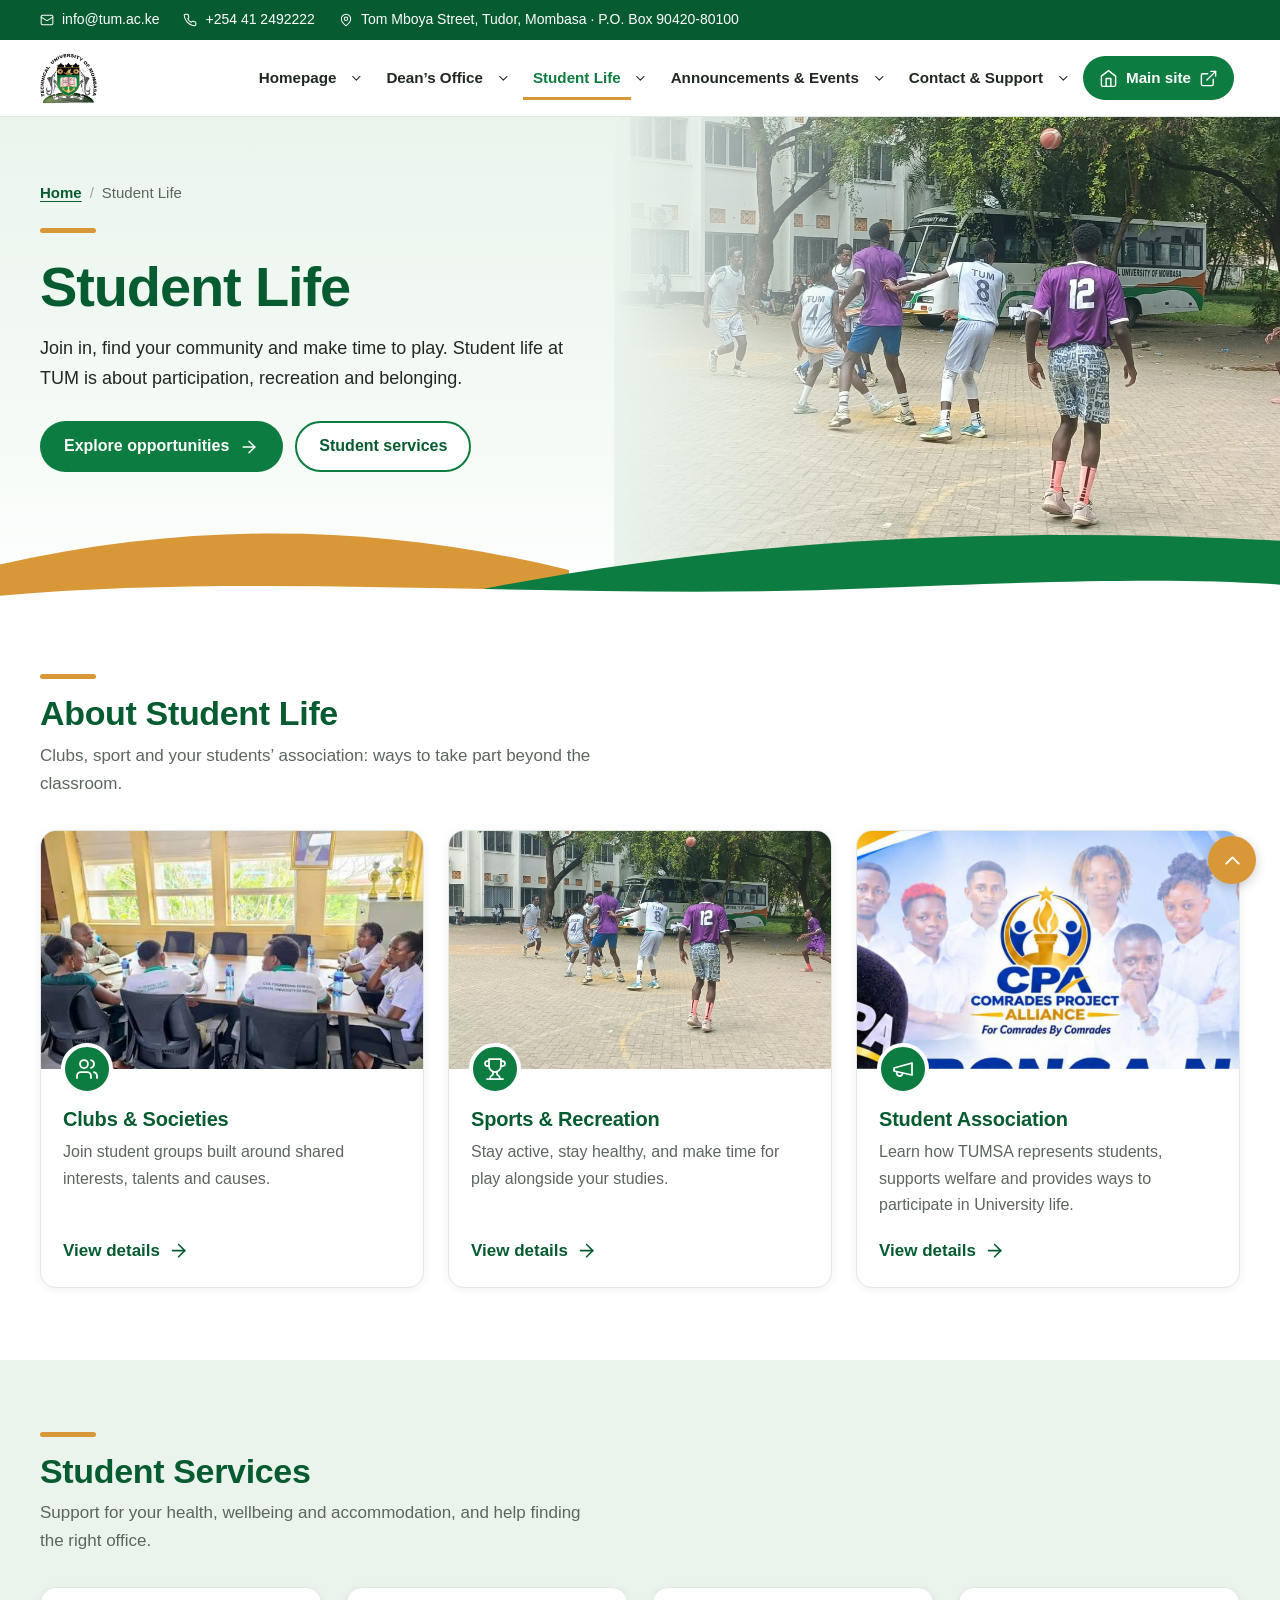
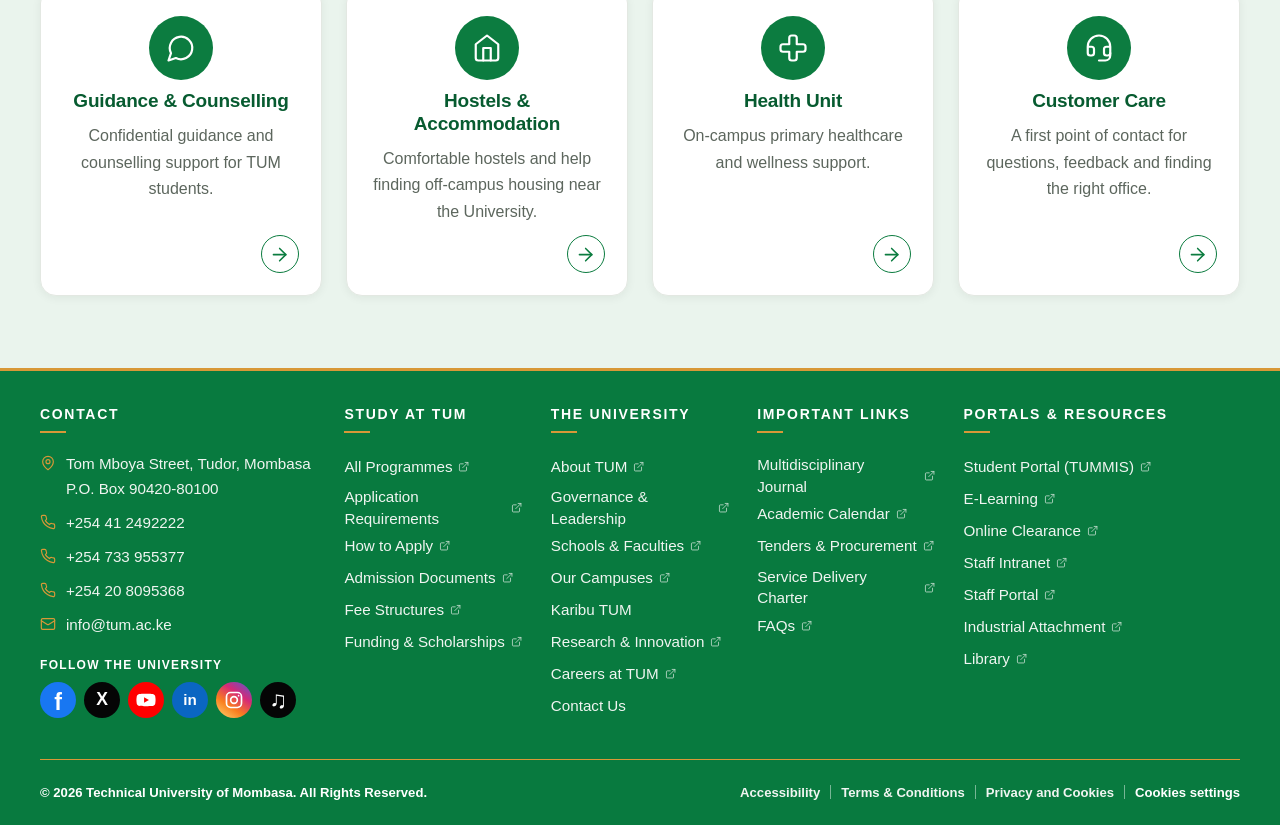
<file: student-life/index.html>
<!DOCTYPE html>
<html lang="en">
<head>
<meta charset="utf-8">
<meta name="viewport" content="width=device-width, initial-scale=1">
<title>Student Life | Karibu TUM</title>
<meta name="description" content="Clubs &amp; Societies, Sports &amp; Recreation, the Student Association and student services at Technical University of Mombasa.">
<meta name="theme-color" content="#0C7C40">
<link rel="icon" href="data:image/svg+xml,%3Csvg xmlns='http://www.w3.org/2000/svg' viewBox='0 0 64 64'%3E%3Ccircle cx='32' cy='32' r='30' fill='%230C7C40'/%3E%3Ccircle cx='46' cy='18' r='7' fill='%23D89837'/%3E%3C/svg%3E">
<link rel="stylesheet" href="../assets/css/styles.css">
</head>
<body>
<a class="skip-link" href="#main">Skip to main content</a>
    <div class="utility" id="top"><div class="container">
<a class="" href="mailto:info@tum.ac.ke"><svg class="icon " viewBox="0 0 24 24" aria-hidden="true" focusable="false"><rect width="20" height="16" x="2" y="4" rx="2"/><path d="m22 7-8.97 5.7a1.94 1.94 0 0 1-2.06 0L2 7"/></svg><span>info@tum.ac.ke</span></a>
<a class="" href="tel:+254412492222"><svg class="icon " viewBox="0 0 24 24" aria-hidden="true" focusable="false"><path d="M22 16.92v3a2 2 0 0 1-2.18 2 19.79 19.79 0 0 1-8.63-3.07 19.5 19.5 0 0 1-6-6 19.79 19.79 0 0 1-3.07-8.67A2 2 0 0 1 4.11 2h3a2 2 0 0 1 2 1.72c.127.96.361 1.903.7 2.81a2 2 0 0 1-.45 2.11L8.09 9.91a16 16 0 0 0 6 6l1.27-1.27a2 2 0 0 1 2.11-.45c.907.339 1.85.573 2.81.7A2 2 0 0 1 22 16.92z"/></svg><span>+254 41 2492222</span></a>
<span class="addr"><svg class="icon " viewBox="0 0 24 24" aria-hidden="true" focusable="false"><path d="M20 10c0 6-8 12-8 12s-8-6-8-12a8 8 0 0 1 16 0Z"/><circle cx="12" cy="10" r="3"/></svg><span>Tom Mboya Street, Tudor, Mombasa &middot; P.O. Box 90420-80100</span></span>
</div></div>
<header class="site-header"><div class="container header-inner">
<a class="brand" href="../index.html" aria-label="Karibu TUM homepage"><img class="brand-logo" src="../assets/images/TUM logo.png" alt="Technical University of Mombasa logo"></a>
<button class="nav-toggle" type="button" aria-expanded="false" aria-controls="primary-nav"><svg class="icon icon-open" viewBox="0 0 24 24" aria-hidden="true" focusable="false"><line x1="4" x2="20" y1="12" y2="12"/><line x1="4" x2="20" y1="6" y2="6"/><line x1="4" x2="20" y1="18" y2="18"/></svg><svg class="icon icon-close" viewBox="0 0 24 24" aria-hidden="true" focusable="false"><path d="M18 6 6 18"/><path d="m6 6 12 12"/></svg><span class="toggle-label">Menu</span></button>
<nav class="primary-nav" id="primary-nav" aria-label="Primary">
<ul>
<li class="nav-item"><a class="nav-link" href="../index.html">Homepage</a><button class="sub-toggle" type="button" aria-expanded="false" aria-controls="sub-home"><svg class="icon " viewBox="0 0 24 24" aria-hidden="true" focusable="false"><path d="m6 9 6 6 6-6"/></svg><span class="visually-hidden">Show Homepage pages</span></button><ul class="submenu" id="sub-home" hidden><li><a href="../index.html#welcome">Welcome</a></li><li><a href="../index.html#student-life">Student Life at TUM</a></li><li><a href="../index.html#about-dean">About the Dean</a></li><li><a href="../index.html#announcements-events">Announcements &amp; Events</a></li></ul></li>
<li class="nav-item"><a class="nav-link" href="../deans-office/index.html">Dean’s Office</a><button class="sub-toggle" type="button" aria-expanded="false" aria-controls="sub-dean"><svg class="icon " viewBox="0 0 24 24" aria-hidden="true" focusable="false"><path d="m6 9 6 6 6-6"/></svg><span class="visually-hidden">Show Dean’s Office pages</span></button><ul class="submenu" id="sub-dean" hidden><li><a href="../deans-office/index.html#about-dean">About the Dean</a></li><li><a href="../deans-office/index.html#services">Dean’s Office services</a></li><li><a href="../deans-office/index.html#staff">Staff</a></li></ul></li>
<li class="nav-item"><a class="nav-link" href="../student-life/index.html" aria-current="page">Student Life</a><button class="sub-toggle" type="button" aria-expanded="false" aria-controls="sub-life"><svg class="icon " viewBox="0 0 24 24" aria-hidden="true" focusable="false"><path d="m6 9 6 6 6-6"/></svg><span class="visually-hidden">Show Student Life pages</span></button><ul class="submenu" id="sub-life" hidden><li class="group-label" role="presentation">Student Life</li><li><a href="../student-life/clubs-societies/index.html">Clubs &amp; Societies</a></li><li><a href="../student-life/sports-recreation/index.html">Sports &amp; Recreation</a></li><li><a href="../student-life/student-association/index.html">Student Association</a></li><li class="sep" role="presentation"></li><li class="group-label" role="presentation">Student Services</li><li><a href="../student-services/guidance-counselling/index.html">Guidance &amp; Counselling</a></li><li><a href="../student-services/hostels-accommodation/index.html">Hostels &amp; Accommodation</a></li><li><a href="../student-services/health-unit/index.html">Health Unit</a></li><li><a href="../student-services/customer-care/index.html">Customer Care</a></li></ul></li>
<li class="nav-item"><a class="nav-link" href="../announcements-events/index.html">Announcements &amp; Events</a><button class="sub-toggle" type="button" aria-expanded="false" aria-controls="sub-news"><svg class="icon " viewBox="0 0 24 24" aria-hidden="true" focusable="false"><path d="m6 9 6 6 6-6"/></svg><span class="visually-hidden">Show Announcements &amp; Events pages</span></button><ul class="submenu" id="sub-news" hidden><li><a href="../announcements-events/index.html#events">Events</a></li><li><a href="../announcements-events/index.html#announcements">Announcements</a></li><li><a href="../announcements-events/index.html#resources">Resources download</a></li></ul></li>
<li class="nav-item"><a class="nav-link" href="../contact-support/index.html">Contact &amp; Support</a><button class="sub-toggle" type="button" aria-expanded="false" aria-controls="sub-contact"><svg class="icon " viewBox="0 0 24 24" aria-hidden="true" focusable="false"><path d="m6 9 6 6 6-6"/></svg><span class="visually-hidden">Show Contact &amp; Support pages</span></button><ul class="submenu" id="sub-contact" hidden><li><a href="../contact-support/index.html#contact">Contact the Dean’s Office</a></li><li><a href="../contact-support/index.html#enquiry">Send an enquiry</a></li><li><a href="../student-services/guidance-counselling/index.html">Guidance &amp; Counselling</a></li></ul></li>
<li class="nav-item"><a class="nav-link nav-main" href="https://tum.ac.ke/" target="_blank" rel="noopener"><svg class="icon " viewBox="0 0 24 24" aria-hidden="true" focusable="false"><path d="m3 9 9-7 9 7v11a2 2 0 0 1-2 2H5a2 2 0 0 1-2-2z"/><polyline points="9 22 9 12 15 12 15 22"/></svg>Main site<svg class="icon " viewBox="0 0 24 24" aria-hidden="true" focusable="false"><path d="M15 3h6v6"/><path d="M10 14 21 3"/><path d="M18 13v6a2 2 0 0 1-2 2H5a2 2 0 0 1-2-2V8a2 2 0 0 1 2-2h6"/></svg><span class="visually-hidden"> (Technical University of Mombasa, opens in a new tab)</span></a></li>
</ul></nav>
</div></header>
<main id="main" tabindex="-1">
<section class="hero has-photo" aria-labelledby="page-title"><div class="hero-photo"><img src="../assets/images/student-life/games 04.jpeg" alt="TUM students playing basketball on campus"></div><svg class="hero-swoosh" viewBox="0 0 1440 120" preserveAspectRatio="none" aria-hidden="true" focusable="false"><path fill="#D89837" d="M0 78 C220 30 430 34 640 84 L640 120 L0 120 Z"/><path fill="#0C7C40" d="M470 120 C760 56 1080 34 1440 52 L1440 120 Z"/><path fill="#FFFFFF" d="M0 112 C300 86 640 118 980 104 C1180 96 1330 92 1440 100 L1440 120 L0 120 Z"/></svg><div class="container hero-inner"><div class="hero-copy"><nav class="breadcrumbs" aria-label="Breadcrumb"><ol><li><a href="../index.html">Home</a></li><li aria-current="page">Student Life</li></ol></nav><span class="gold-bar" aria-hidden="true"></span><h1 id="page-title">Student Life</h1><p class="intro">Join in, find your community and make time to play. Student life at TUM is about participation, recreation and belonging.</p><div class="btn-row"><a class="btn btn-primary" href="#about-life">Explore opportunities <svg class="icon " viewBox="0 0 24 24" aria-hidden="true" focusable="false"><path d="M5 12h14"/><path d="m12 5 7 7-7 7"/></svg></a><a class="btn btn-secondary" href="#student-services">Student services</a></div></div></div></section><section class="section" id="about-life" aria-label="About Student Life"><div class="container"><div class="section-head"><div><span class="gold-bar" aria-hidden="true"></span><h2>About Student Life</h2><p>Clubs, sport and your students’ association: ways to take part beyond the classroom.</p></div></div><div class="grid grid-3"><article class="card"><div class="card-media"><div class="card-media-inner"><img src="../assets/images/civil club.jpg" alt="Civil Engineering Club students at TUM" loading="lazy"></div><span class="card-badge" aria-hidden="true"><svg class="icon " viewBox="0 0 24 24" aria-hidden="true" focusable="false"><path d="M16 21v-2a4 4 0 0 0-4-4H6a4 4 0 0 0-4 4v2"/><circle cx="9" cy="7" r="4"/><path d="M22 21v-2a4 4 0 0 0-3-3.87"/><path d="M16 3.13a4 4 0 0 1 0 7.75"/></svg></span></div><div class="card-body"><h3><a href="../student-life/clubs-societies/index.html">Clubs &amp; Societies</a></h3><p>Join student groups built around shared interests, talents and causes.</p><span class="card-action" aria-hidden="true">View details <svg class="icon " viewBox="0 0 24 24" aria-hidden="true" focusable="false"><path d="M5 12h14"/><path d="m12 5 7 7-7 7"/></svg></span></div></article><article class="card"><div class="card-media"><div class="card-media-inner"><img src="../assets/images/student-life/games 04.jpeg" alt="Technical University of Mombasa students playing basketball on campus" loading="lazy"></div><span class="card-badge" aria-hidden="true"><svg class="icon " viewBox="0 0 24 24" aria-hidden="true" focusable="false"><path d="M6 9H4.5a2.5 2.5 0 0 1 0-5H6"/><path d="M18 9h1.5a2.5 2.5 0 0 0 0-5H18"/><path d="M4 22h16"/><path d="M10 14.66V17c0 .55-.47.98-.97 1.21C7.85 18.75 7 20.24 7 22"/><path d="M14 14.66V17c0 .55.47.98.97 1.21C16.15 18.75 17 20.24 17 22"/><path d="M18 2H6v7a6 6 0 0 0 12 0V2Z"/></svg></span></div><div class="card-body"><h3><a href="../student-life/sports-recreation/index.html">Sports &amp; Recreation</a></h3><p>Stay active, stay healthy, and make time for play alongside your studies.</p><span class="card-action" aria-hidden="true">View details <svg class="icon " viewBox="0 0 24 24" aria-hidden="true" focusable="false"><path d="M5 12h14"/><path d="m12 5 7 7-7 7"/></svg></span></div></article><article class="card"><div class="card-media"><div class="card-media-inner"><img src="../screenshots/tumsa.png" alt="TUMSA Comrades Project Alliance student banner" loading="lazy"></div><span class="card-badge" aria-hidden="true"><svg class="icon " viewBox="0 0 24 24" aria-hidden="true" focusable="false"><path d="m3 11 18-5v12L3 14v-3z"/><path d="M11.6 16.8a3 3 0 1 1-5.8-1.6"/></svg></span></div><div class="card-body"><h3><a href="../student-life/student-association/index.html">Student Association</a></h3><p>Learn how TUMSA represents students, supports welfare and provides ways to participate in University life.</p><span class="card-action" aria-hidden="true">View details <svg class="icon " viewBox="0 0 24 24" aria-hidden="true" focusable="false"><path d="M5 12h14"/><path d="m12 5 7 7-7 7"/></svg></span></div></article></div></div></section><section class="section section-green" id="student-services" aria-label="Student Services"><div class="container"><div class="section-head"><div><span class="gold-bar" aria-hidden="true"></span><h2>Student Services</h2><p>Support for your health, wellbeing and accommodation, and help finding the right office.</p></div></div><div class="grid grid-4"><article class="service-card"><span class="chip" aria-hidden="true"><svg class="icon " viewBox="0 0 24 24" aria-hidden="true" focusable="false"><path d="M7.9 20A9 9 0 1 0 4 16.1L2 22Z"/></svg></span><h3><a href="../student-services/guidance-counselling/index.html">Guidance &amp; Counselling</a></h3><p>Confidential guidance and counselling support for TUM students.</p><span class="go" aria-hidden="true"><svg class="icon " viewBox="0 0 24 24" aria-hidden="true" focusable="false"><path d="M5 12h14"/><path d="m12 5 7 7-7 7"/></svg></span></article><article class="service-card"><span class="chip" aria-hidden="true"><svg class="icon " viewBox="0 0 24 24" aria-hidden="true" focusable="false"><path d="m3 9 9-7 9 7v11a2 2 0 0 1-2 2H5a2 2 0 0 1-2-2z"/><polyline points="9 22 9 12 15 12 15 22"/></svg></span><h3><a href="../student-services/hostels-accommodation/index.html">Hostels &amp; Accommodation</a></h3><p>Comfortable hostels and help finding off-campus housing near the University.</p><span class="go" aria-hidden="true"><svg class="icon " viewBox="0 0 24 24" aria-hidden="true" focusable="false"><path d="M5 12h14"/><path d="m12 5 7 7-7 7"/></svg></span></article><article class="service-card"><span class="chip" aria-hidden="true"><svg class="icon " viewBox="0 0 24 24" aria-hidden="true" focusable="false"><path d="M11 2a2 2 0 0 0-2 2v5H4a2 2 0 0 0-2 2v2c0 1.1.9 2 2 2h5v5c0 1.1.9 2 2 2h2a2 2 0 0 0 2-2v-5h5a2 2 0 0 0 2-2v-2a2 2 0 0 0-2-2h-5V4a2 2 0 0 0-2-2z"/></svg></span><h3><a href="../student-services/health-unit/index.html">Health Unit</a></h3><p>On-campus primary healthcare and wellness support.</p><span class="go" aria-hidden="true"><svg class="icon " viewBox="0 0 24 24" aria-hidden="true" focusable="false"><path d="M5 12h14"/><path d="m12 5 7 7-7 7"/></svg></span></article><article class="service-card"><span class="chip" aria-hidden="true"><svg class="icon " viewBox="0 0 24 24" aria-hidden="true" focusable="false"><path d="M3 11h3a2 2 0 0 1 2 2v3a2 2 0 0 1-2 2H5a2 2 0 0 1-2-2v-5Zm0 0a9 9 0 1 1 18 0m0 0v5a2 2 0 0 1-2 2h-1a2 2 0 0 1-2-2v-3a2 2 0 0 1 2-2h3Z"/><path d="M21 16v2a4 4 0 0 1-4 4h-5"/></svg></span><h3><a href="../student-services/customer-care/index.html">Customer Care</a></h3><p>A first point of contact for questions, feedback and finding the right office.</p><span class="go" aria-hidden="true"><svg class="icon " viewBox="0 0 24 24" aria-hidden="true" focusable="false"><path d="M5 12h14"/><path d="m12 5 7 7-7 7"/></svg></span></article></div></div></section>
</main>
<footer class="site-footer on-dark"><div class="container">
<div class="footer-top">
<div class="footer-col footer-contact-col"><h2>Contact</h2>
<div class="footer-contact">
<span><svg class="icon " viewBox="0 0 24 24" aria-hidden="true" focusable="false"><path d="M20 10c0 6-8 12-8 12s-8-6-8-12a8 8 0 0 1 16 0Z"/><circle cx="12" cy="10" r="3"/></svg><span>Tom Mboya Street, Tudor, Mombasa<br>P.O. Box 90420-80100</span></span>
<a href="tel:+254412492222"><svg class="icon " viewBox="0 0 24 24" aria-hidden="true" focusable="false"><path d="M22 16.92v3a2 2 0 0 1-2.18 2 19.79 19.79 0 0 1-8.63-3.07 19.5 19.5 0 0 1-6-6 19.79 19.79 0 0 1-3.07-8.67A2 2 0 0 1 4.11 2h3a2 2 0 0 1 2 1.72c.127.96.361 1.903.7 2.81a2 2 0 0 1-.45 2.11L8.09 9.91a16 16 0 0 0 6 6l1.27-1.27a2 2 0 0 1 2.11-.45c.907.339 1.85.573 2.81.7A2 2 0 0 1 22 16.92z"/></svg><span>+254 41 2492222</span></a><a href="tel:+254733955377"><svg class="icon " viewBox="0 0 24 24" aria-hidden="true" focusable="false"><path d="M22 16.92v3a2 2 0 0 1-2.18 2 19.79 19.79 0 0 1-8.63-3.07 19.5 19.5 0 0 1-6-6 19.79 19.79 0 0 1-3.07-8.67A2 2 0 0 1 4.11 2h3a2 2 0 0 1 2 1.72c.127.96.361 1.903.7 2.81a2 2 0 0 1-.45 2.11L8.09 9.91a16 16 0 0 0 6 6l1.27-1.27a2 2 0 0 1 2.11-.45c.907.339 1.85.573 2.81.7A2 2 0 0 1 22 16.92z"/></svg><span>+254 733 955377</span></a><a href="tel:+254208095368"><svg class="icon " viewBox="0 0 24 24" aria-hidden="true" focusable="false"><path d="M22 16.92v3a2 2 0 0 1-2.18 2 19.79 19.79 0 0 1-8.63-3.07 19.5 19.5 0 0 1-6-6 19.79 19.79 0 0 1-3.07-8.67A2 2 0 0 1 4.11 2h3a2 2 0 0 1 2 1.72c.127.96.361 1.903.7 2.81a2 2 0 0 1-.45 2.11L8.09 9.91a16 16 0 0 0 6 6l1.27-1.27a2 2 0 0 1 2.11-.45c.907.339 1.85.573 2.81.7A2 2 0 0 1 22 16.92z"/></svg><span>+254 20 8095368</span></a>
<a class="" href="mailto:info@tum.ac.ke"><svg class="icon " viewBox="0 0 24 24" aria-hidden="true" focusable="false"><rect width="20" height="16" x="2" y="4" rx="2"/><path d="m22 7-8.97 5.7a1.94 1.94 0 0 1-2.06 0L2 7"/></svg><span>info@tum.ac.ke</span></a>
</div>
<h3 class="footer-follow-title">Follow the University</h3>
<div class="footer-social" aria-label="University social media"><span class="social-icon facebook" role="img" aria-label="Facebook">f</span><span class="social-icon x" role="img" aria-label="X">X</span><span class="social-icon youtube" role="img" aria-label="YouTube"><svg viewBox="0 0 24 24" aria-hidden="true"><path d="M23 7.2a3 3 0 0 0-2.1-2.1C19 4.6 12 4.6 12 4.6s-7 0-8.9.5A3 3 0 0 0 1 7.2 31 31 0 0 0 .5 12a31 31 0 0 0 .5 4.8 3 3 0 0 0 2.1 2.1c1.9.5 8.9.5 8.9.5s7 0 8.9-.5a3 3 0 0 0 2.1-2.1A31 31 0 0 0 23.5 12a31 31 0 0 0-.5-4.8ZM9.7 15.3V8.7l5.8 3.3-5.8 3.3Z"/></svg></span><span class="social-icon linkedin" role="img" aria-label="LinkedIn">in</span><span class="social-icon instagram" role="img" aria-label="Instagram"><svg viewBox="0 0 24 24" aria-hidden="true"><rect x="3" y="3" width="18" height="18" rx="5"/><circle cx="12" cy="12" r="4"/><circle class="instagram-dot" cx="17.5" cy="6.8" r="1"/></svg></span><span class="social-icon tiktok" role="img" aria-label="TikTok">&#9835;</span></div>
</div>
<div class="footer-col"><h2>Study at TUM</h2><ul>
<li><a href="https://tum.ac.ke/" target="_blank" rel="noopener">All Programmes <svg class="icon " viewBox="0 0 24 24" aria-hidden="true" focusable="false"><path d="M15 3h6v6"/><path d="M10 14 21 3"/><path d="M18 13v6a2 2 0 0 1-2 2H5a2 2 0 0 1-2-2V8a2 2 0 0 1 2-2h6"/></svg><span class="visually-hidden"> (opens in a new tab)</span></a></li>
<li><a href="https://tum.ac.ke/" target="_blank" rel="noopener">Application Requirements <svg class="icon " viewBox="0 0 24 24" aria-hidden="true" focusable="false"><path d="M15 3h6v6"/><path d="M10 14 21 3"/><path d="M18 13v6a2 2 0 0 1-2 2H5a2 2 0 0 1-2-2V8a2 2 0 0 1 2-2h6"/></svg><span class="visually-hidden"> (opens in a new tab)</span></a></li>
<li><a href="https://tum.ac.ke/" target="_blank" rel="noopener">How to Apply <svg class="icon " viewBox="0 0 24 24" aria-hidden="true" focusable="false"><path d="M15 3h6v6"/><path d="M10 14 21 3"/><path d="M18 13v6a2 2 0 0 1-2 2H5a2 2 0 0 1-2-2V8a2 2 0 0 1 2-2h6"/></svg><span class="visually-hidden"> (opens in a new tab)</span></a></li>
<li><a href="https://tum.ac.ke/" target="_blank" rel="noopener">Admission Documents <svg class="icon " viewBox="0 0 24 24" aria-hidden="true" focusable="false"><path d="M15 3h6v6"/><path d="M10 14 21 3"/><path d="M18 13v6a2 2 0 0 1-2 2H5a2 2 0 0 1-2-2V8a2 2 0 0 1 2-2h6"/></svg><span class="visually-hidden"> (opens in a new tab)</span></a></li>
<li><a href="https://tum.ac.ke/" target="_blank" rel="noopener">Fee Structures <svg class="icon " viewBox="0 0 24 24" aria-hidden="true" focusable="false"><path d="M15 3h6v6"/><path d="M10 14 21 3"/><path d="M18 13v6a2 2 0 0 1-2 2H5a2 2 0 0 1-2-2V8a2 2 0 0 1 2-2h6"/></svg><span class="visually-hidden"> (opens in a new tab)</span></a></li>
<li><a href="https://tum.ac.ke/" target="_blank" rel="noopener">Funding &amp; Scholarships <svg class="icon " viewBox="0 0 24 24" aria-hidden="true" focusable="false"><path d="M15 3h6v6"/><path d="M10 14 21 3"/><path d="M18 13v6a2 2 0 0 1-2 2H5a2 2 0 0 1-2-2V8a2 2 0 0 1 2-2h6"/></svg><span class="visually-hidden"> (opens in a new tab)</span></a></li>
</ul></div>
<div class="footer-col"><h2>The University</h2><ul>
<li><a href="https://tum.ac.ke/" target="_blank" rel="noopener">About TUM <svg class="icon " viewBox="0 0 24 24" aria-hidden="true" focusable="false"><path d="M15 3h6v6"/><path d="M10 14 21 3"/><path d="M18 13v6a2 2 0 0 1-2 2H5a2 2 0 0 1-2-2V8a2 2 0 0 1 2-2h6"/></svg><span class="visually-hidden"> (opens in a new tab)</span></a></li>
<li><a href="https://tum.ac.ke/" target="_blank" rel="noopener">Governance &amp; Leadership <svg class="icon " viewBox="0 0 24 24" aria-hidden="true" focusable="false"><path d="M15 3h6v6"/><path d="M10 14 21 3"/><path d="M18 13v6a2 2 0 0 1-2 2H5a2 2 0 0 1-2-2V8a2 2 0 0 1 2-2h6"/></svg><span class="visually-hidden"> (opens in a new tab)</span></a></li>
<li><a href="https://tum.ac.ke/" target="_blank" rel="noopener">Schools &amp; Faculties <svg class="icon " viewBox="0 0 24 24" aria-hidden="true" focusable="false"><path d="M15 3h6v6"/><path d="M10 14 21 3"/><path d="M18 13v6a2 2 0 0 1-2 2H5a2 2 0 0 1-2-2V8a2 2 0 0 1 2-2h6"/></svg><span class="visually-hidden"> (opens in a new tab)</span></a></li>
<li><a href="https://tum.ac.ke/" target="_blank" rel="noopener">Our Campuses <svg class="icon " viewBox="0 0 24 24" aria-hidden="true" focusable="false"><path d="M15 3h6v6"/><path d="M10 14 21 3"/><path d="M18 13v6a2 2 0 0 1-2 2H5a2 2 0 0 1-2-2V8a2 2 0 0 1 2-2h6"/></svg><span class="visually-hidden"> (opens in a new tab)</span></a></li>
<li><a href="../index.html">Karibu TUM</a></li>
<li><a href="https://tum.ac.ke/" target="_blank" rel="noopener">Research &amp; Innovation <svg class="icon " viewBox="0 0 24 24" aria-hidden="true" focusable="false"><path d="M15 3h6v6"/><path d="M10 14 21 3"/><path d="M18 13v6a2 2 0 0 1-2 2H5a2 2 0 0 1-2-2V8a2 2 0 0 1 2-2h6"/></svg><span class="visually-hidden"> (opens in a new tab)</span></a></li>
<li><a href="https://tum.ac.ke/" target="_blank" rel="noopener">Careers at TUM <svg class="icon " viewBox="0 0 24 24" aria-hidden="true" focusable="false"><path d="M15 3h6v6"/><path d="M10 14 21 3"/><path d="M18 13v6a2 2 0 0 1-2 2H5a2 2 0 0 1-2-2V8a2 2 0 0 1 2-2h6"/></svg><span class="visually-hidden"> (opens in a new tab)</span></a></li>
<li><a href="../contact-support/index.html">Contact Us</a></li>
</ul></div>
<div class="footer-col"><h2>Important Links</h2><ul>
<li><a href="https://tum.ac.ke/" target="_blank" rel="noopener">Multidisciplinary Journal <svg class="icon " viewBox="0 0 24 24" aria-hidden="true" focusable="false"><path d="M15 3h6v6"/><path d="M10 14 21 3"/><path d="M18 13v6a2 2 0 0 1-2 2H5a2 2 0 0 1-2-2V8a2 2 0 0 1 2-2h6"/></svg><span class="visually-hidden"> (opens in a new tab)</span></a></li>
<li><a href="https://tum.ac.ke/" target="_blank" rel="noopener">Academic Calendar <svg class="icon " viewBox="0 0 24 24" aria-hidden="true" focusable="false"><path d="M15 3h6v6"/><path d="M10 14 21 3"/><path d="M18 13v6a2 2 0 0 1-2 2H5a2 2 0 0 1-2-2V8a2 2 0 0 1 2-2h6"/></svg><span class="visually-hidden"> (opens in a new tab)</span></a></li>
<li><a href="https://tum.ac.ke/" target="_blank" rel="noopener">Tenders &amp; Procurement <svg class="icon " viewBox="0 0 24 24" aria-hidden="true" focusable="false"><path d="M15 3h6v6"/><path d="M10 14 21 3"/><path d="M18 13v6a2 2 0 0 1-2 2H5a2 2 0 0 1-2-2V8a2 2 0 0 1 2-2h6"/></svg><span class="visually-hidden"> (opens in a new tab)</span></a></li>
<li><a href="https://tum.ac.ke/" target="_blank" rel="noopener">Service Delivery Charter <svg class="icon " viewBox="0 0 24 24" aria-hidden="true" focusable="false"><path d="M15 3h6v6"/><path d="M10 14 21 3"/><path d="M18 13v6a2 2 0 0 1-2 2H5a2 2 0 0 1-2-2V8a2 2 0 0 1 2-2h6"/></svg><span class="visually-hidden"> (opens in a new tab)</span></a></li>
<li><a href="https://tum.ac.ke/" target="_blank" rel="noopener">FAQs <svg class="icon " viewBox="0 0 24 24" aria-hidden="true" focusable="false"><path d="M15 3h6v6"/><path d="M10 14 21 3"/><path d="M18 13v6a2 2 0 0 1-2 2H5a2 2 0 0 1-2-2V8a2 2 0 0 1 2-2h6"/></svg><span class="visually-hidden"> (opens in a new tab)</span></a></li>
</ul></div>
<div class="footer-col"><h2>Portals &amp; Resources</h2><ul>
<li><a href="https://tum.ac.ke/" target="_blank" rel="noopener">Student Portal (TUMMIS) <svg class="icon " viewBox="0 0 24 24" aria-hidden="true" focusable="false"><path d="M15 3h6v6"/><path d="M10 14 21 3"/><path d="M18 13v6a2 2 0 0 1-2 2H5a2 2 0 0 1-2-2V8a2 2 0 0 1 2-2h6"/></svg><span class="visually-hidden"> (opens in a new tab)</span></a></li>
<li><a href="https://tum.ac.ke/" target="_blank" rel="noopener">E-Learning <svg class="icon " viewBox="0 0 24 24" aria-hidden="true" focusable="false"><path d="M15 3h6v6"/><path d="M10 14 21 3"/><path d="M18 13v6a2 2 0 0 1-2 2H5a2 2 0 0 1-2-2V8a2 2 0 0 1 2-2h6"/></svg><span class="visually-hidden"> (opens in a new tab)</span></a></li>
<li><a href="https://tum.ac.ke/" target="_blank" rel="noopener">Online Clearance <svg class="icon " viewBox="0 0 24 24" aria-hidden="true" focusable="false"><path d="M15 3h6v6"/><path d="M10 14 21 3"/><path d="M18 13v6a2 2 0 0 1-2 2H5a2 2 0 0 1-2-2V8a2 2 0 0 1 2-2h6"/></svg><span class="visually-hidden"> (opens in a new tab)</span></a></li>
<li><a href="https://tum.ac.ke/" target="_blank" rel="noopener">Staff Intranet <svg class="icon " viewBox="0 0 24 24" aria-hidden="true" focusable="false"><path d="M15 3h6v6"/><path d="M10 14 21 3"/><path d="M18 13v6a2 2 0 0 1-2 2H5a2 2 0 0 1-2-2V8a2 2 0 0 1 2-2h6"/></svg><span class="visually-hidden"> (opens in a new tab)</span></a></li>
<li><a href="https://tum.ac.ke/" target="_blank" rel="noopener">Staff Portal <svg class="icon " viewBox="0 0 24 24" aria-hidden="true" focusable="false"><path d="M15 3h6v6"/><path d="M10 14 21 3"/><path d="M18 13v6a2 2 0 0 1-2 2H5a2 2 0 0 1-2-2V8a2 2 0 0 1 2-2h6"/></svg><span class="visually-hidden"> (opens in a new tab)</span></a></li>
<li><a href="https://tum.ac.ke/" target="_blank" rel="noopener">Industrial Attachment <svg class="icon " viewBox="0 0 24 24" aria-hidden="true" focusable="false"><path d="M15 3h6v6"/><path d="M10 14 21 3"/><path d="M18 13v6a2 2 0 0 1-2 2H5a2 2 0 0 1-2-2V8a2 2 0 0 1 2-2h6"/></svg><span class="visually-hidden"> (opens in a new tab)</span></a></li>
<li><a href="https://tum.ac.ke/" target="_blank" rel="noopener">Library <svg class="icon " viewBox="0 0 24 24" aria-hidden="true" focusable="false"><path d="M15 3h6v6"/><path d="M10 14 21 3"/><path d="M18 13v6a2 2 0 0 1-2 2H5a2 2 0 0 1-2-2V8a2 2 0 0 1 2-2h6"/></svg><span class="visually-hidden"> (opens in a new tab)</span></a></li>
</ul></div>
</div>
<div class="footer-bottom"><span>&copy; 2026 Technical University of Mombasa. All Rights Reserved.</span>
<nav aria-label="Legal and accessibility">
<ul>
<li><a href="https://tum.ac.ke/" target="_blank" rel="noopener">Accessibility</a></li>
<li><a href="https://tum.ac.ke/" target="_blank" rel="noopener">Terms &amp; Conditions</a></li>
<li><a href="https://tum.ac.ke/" target="_blank" rel="noopener">Privacy and Cookies</a></li>
<li><span>Cookies settings</span></li>
</ul>
</nav></div>
</div></footer>
<a class="back-to-top" href="#top" aria-label="Back to top"><svg class="icon " viewBox="0 0 24 24" aria-hidden="true" focusable="false"><path d="m6 9 6 6 6-6"/></svg></a>

<script src="../assets/js/main.js" defer></script>
</body>
</html>
</file>
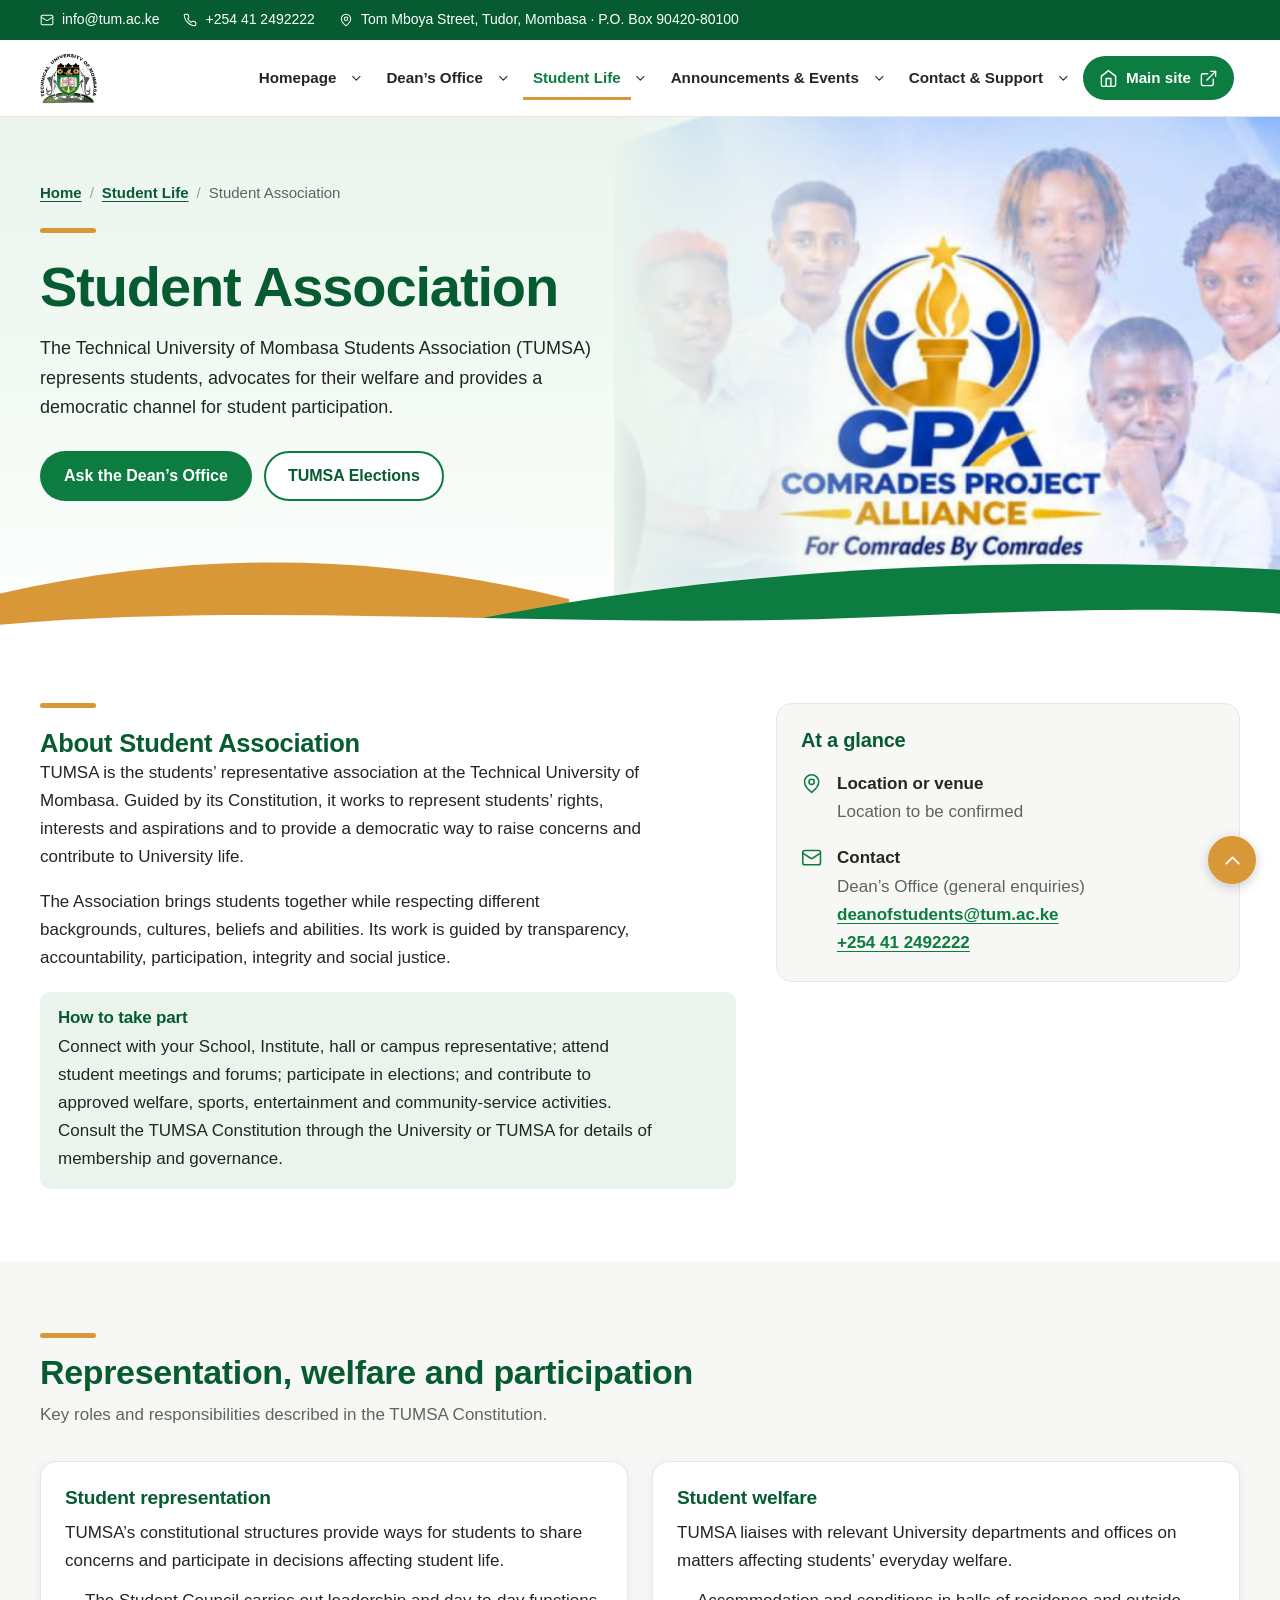
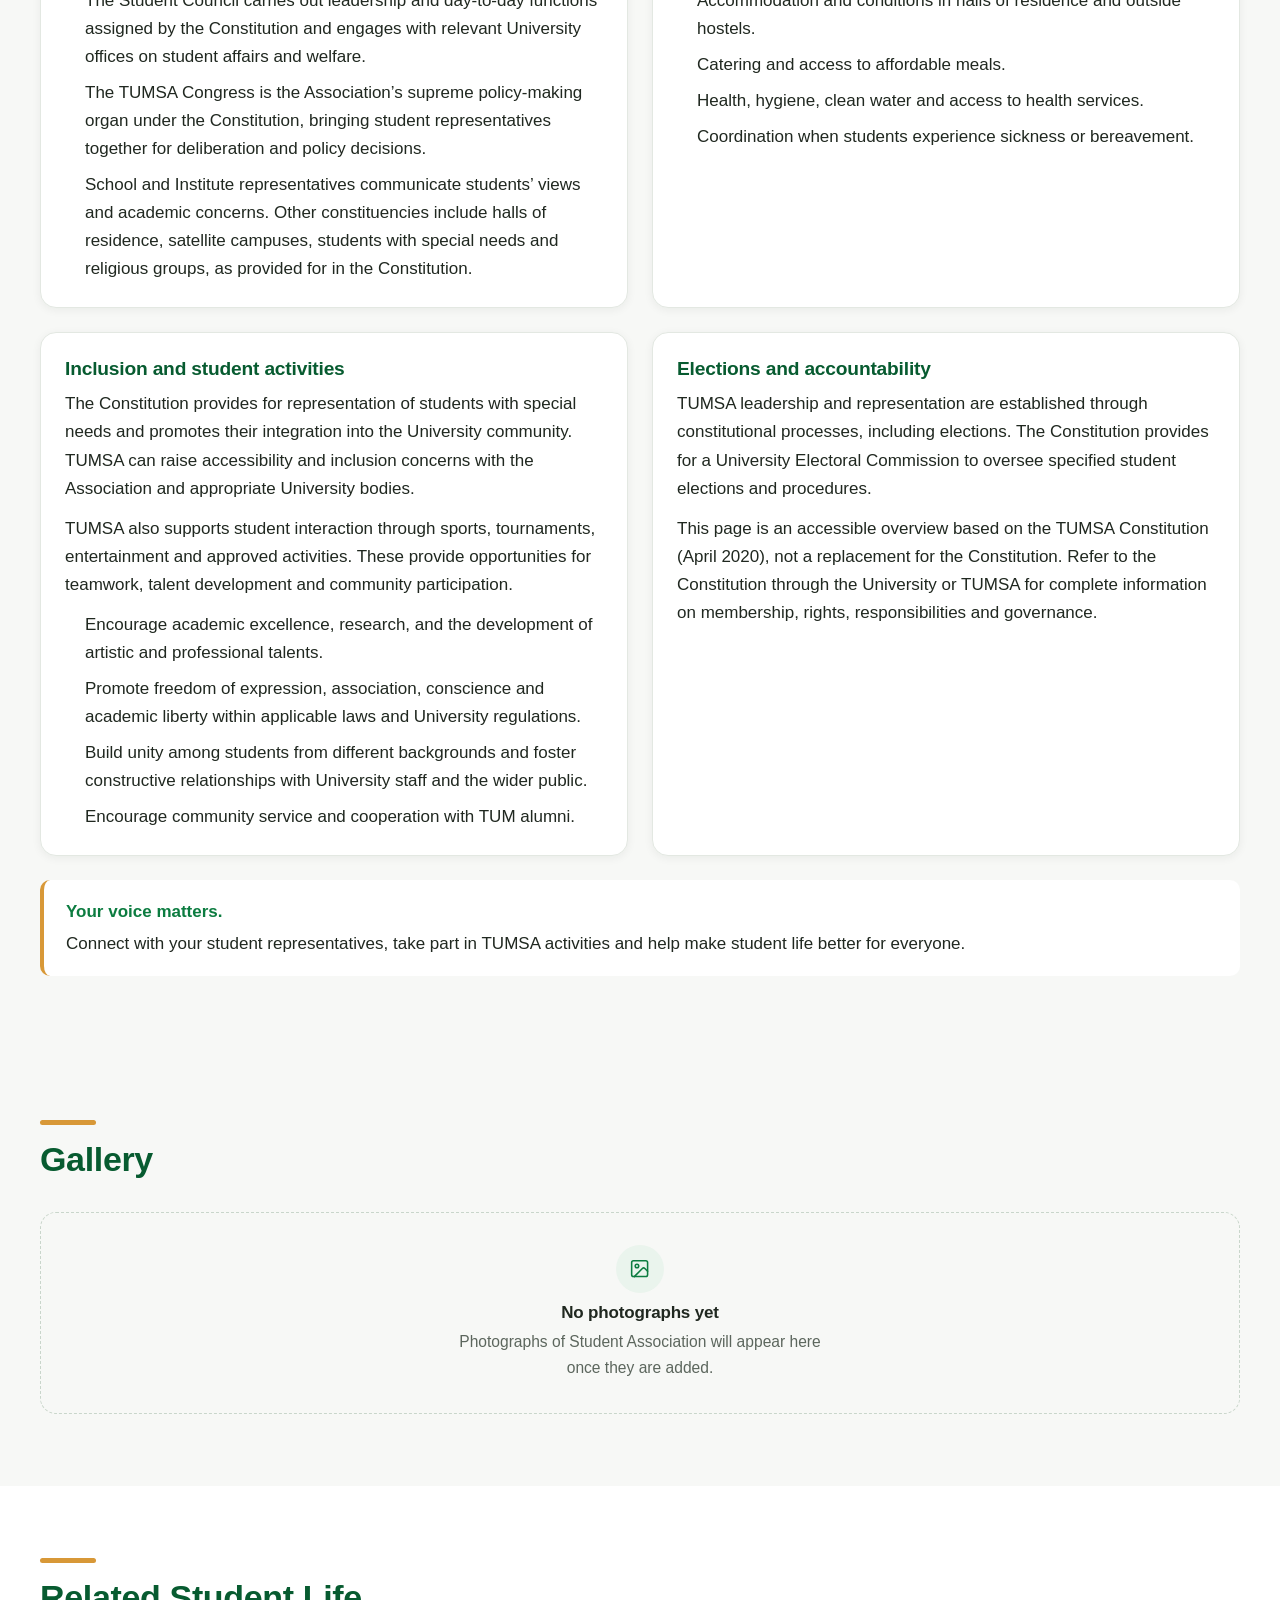
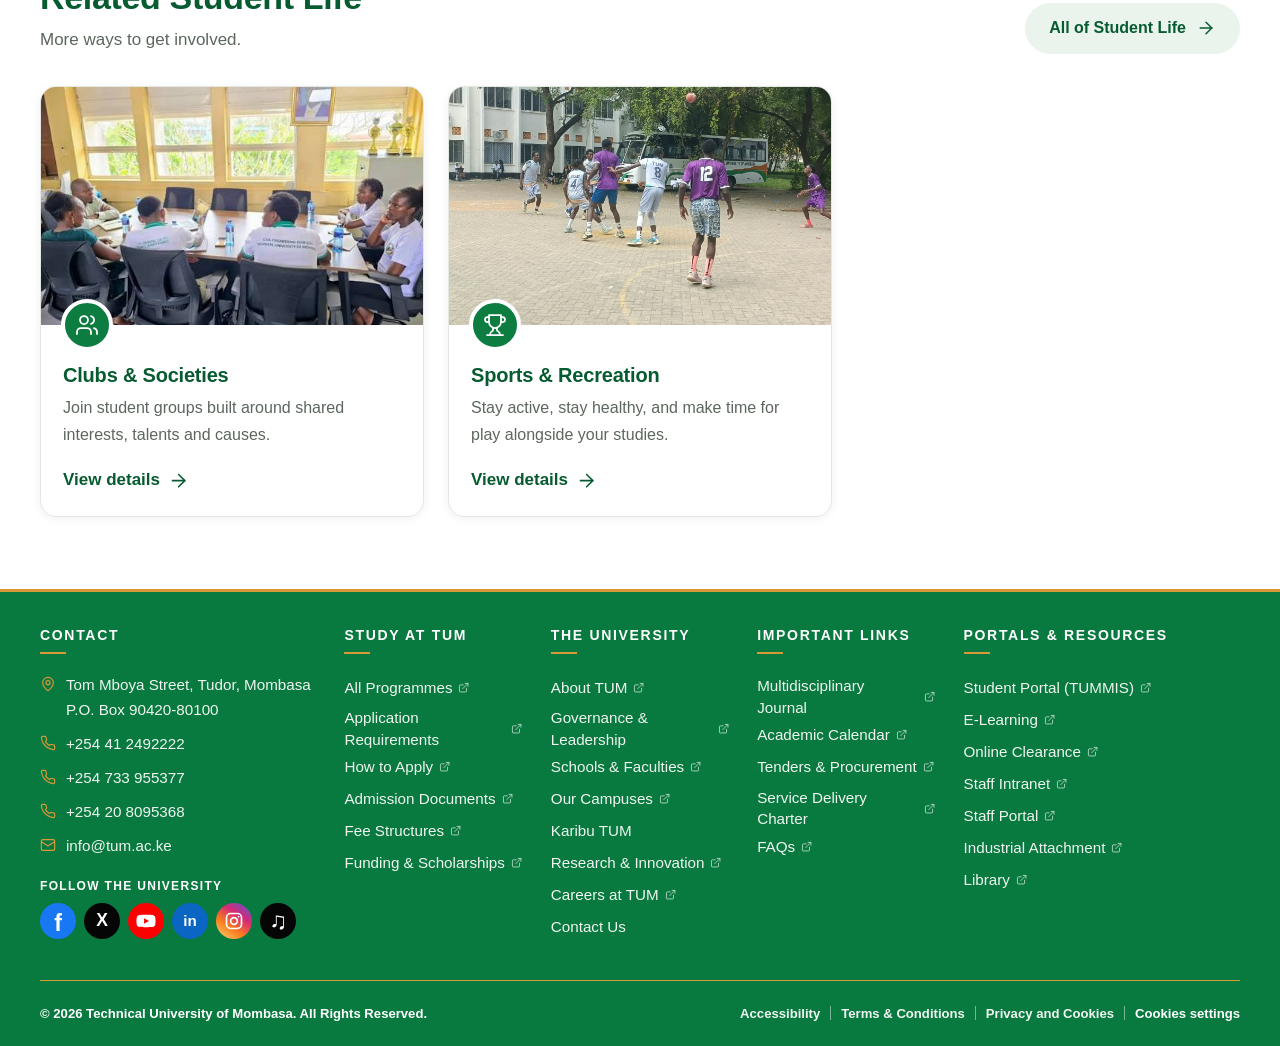
<file: student-life/student-association/index.html>
<!DOCTYPE html>
<html lang="en">
<head>
<meta charset="utf-8">
<meta name="viewport" content="width=device-width, initial-scale=1">
<title>Student Association | Student Life | Karibu TUM</title>
<meta name="description" content="Learn how TUMSA represents students, supports welfare and provides ways to participate in University life.">
<meta name="theme-color" content="#0C7C40">
<link rel="icon" href="data:image/svg+xml,%3Csvg xmlns='http://www.w3.org/2000/svg' viewBox='0 0 64 64'%3E%3Ccircle cx='32' cy='32' r='30' fill='%230C7C40'/%3E%3Ccircle cx='46' cy='18' r='7' fill='%23D89837'/%3E%3C/svg%3E">
<link rel="stylesheet" href="../../assets/css/styles.css">
</head>
<body>
<a class="skip-link" href="#main">Skip to main content</a>
    <div class="utility" id="top"><div class="container">
<a class="" href="mailto:info@tum.ac.ke"><svg class="icon " viewBox="0 0 24 24" aria-hidden="true" focusable="false"><rect width="20" height="16" x="2" y="4" rx="2"/><path d="m22 7-8.97 5.7a1.94 1.94 0 0 1-2.06 0L2 7"/></svg><span>info@tum.ac.ke</span></a>
<a class="" href="tel:+254412492222"><svg class="icon " viewBox="0 0 24 24" aria-hidden="true" focusable="false"><path d="M22 16.92v3a2 2 0 0 1-2.18 2 19.79 19.79 0 0 1-8.63-3.07 19.5 19.5 0 0 1-6-6 19.79 19.79 0 0 1-3.07-8.67A2 2 0 0 1 4.11 2h3a2 2 0 0 1 2 1.72c.127.96.361 1.903.7 2.81a2 2 0 0 1-.45 2.11L8.09 9.91a16 16 0 0 0 6 6l1.27-1.27a2 2 0 0 1 2.11-.45c.907.339 1.85.573 2.81.7A2 2 0 0 1 22 16.92z"/></svg><span>+254 41 2492222</span></a>
<span class="addr"><svg class="icon " viewBox="0 0 24 24" aria-hidden="true" focusable="false"><path d="M20 10c0 6-8 12-8 12s-8-6-8-12a8 8 0 0 1 16 0Z"/><circle cx="12" cy="10" r="3"/></svg><span>Tom Mboya Street, Tudor, Mombasa &middot; P.O. Box 90420-80100</span></span>
</div></div>
<header class="site-header"><div class="container header-inner">
<a class="brand" href="../../index.html" aria-label="Karibu TUM homepage"><img class="brand-logo" src="../../assets/images/TUM logo.png" alt="Technical University of Mombasa logo"></a>
<button class="nav-toggle" type="button" aria-expanded="false" aria-controls="primary-nav"><svg class="icon icon-open" viewBox="0 0 24 24" aria-hidden="true" focusable="false"><line x1="4" x2="20" y1="12" y2="12"/><line x1="4" x2="20" y1="6" y2="6"/><line x1="4" x2="20" y1="18" y2="18"/></svg><svg class="icon icon-close" viewBox="0 0 24 24" aria-hidden="true" focusable="false"><path d="M18 6 6 18"/><path d="m6 6 12 12"/></svg><span class="toggle-label">Menu</span></button>
<nav class="primary-nav" id="primary-nav" aria-label="Primary">
<ul>
<li class="nav-item"><a class="nav-link" href="../../index.html">Homepage</a><button class="sub-toggle" type="button" aria-expanded="false" aria-controls="sub-home"><svg class="icon " viewBox="0 0 24 24" aria-hidden="true" focusable="false"><path d="m6 9 6 6 6-6"/></svg><span class="visually-hidden">Show Homepage pages</span></button><ul class="submenu" id="sub-home" hidden><li><a href="../../index.html#welcome">Welcome</a></li><li><a href="../../index.html#student-life">Student Life at TUM</a></li><li><a href="../../index.html#about-dean">About the Dean</a></li><li><a href="../../index.html#announcements-events">Announcements &amp; Events</a></li></ul></li>
<li class="nav-item"><a class="nav-link" href="../../deans-office/index.html">Dean’s Office</a><button class="sub-toggle" type="button" aria-expanded="false" aria-controls="sub-dean"><svg class="icon " viewBox="0 0 24 24" aria-hidden="true" focusable="false"><path d="m6 9 6 6 6-6"/></svg><span class="visually-hidden">Show Dean’s Office pages</span></button><ul class="submenu" id="sub-dean" hidden><li><a href="../../deans-office/index.html#about-dean">About the Dean</a></li><li><a href="../../deans-office/index.html#services">Dean’s Office services</a></li><li><a href="../../deans-office/index.html#staff">Staff</a></li></ul></li>
<li class="nav-item"><a class="nav-link" href="../../student-life/index.html" aria-current="page">Student Life</a><button class="sub-toggle" type="button" aria-expanded="false" aria-controls="sub-life"><svg class="icon " viewBox="0 0 24 24" aria-hidden="true" focusable="false"><path d="m6 9 6 6 6-6"/></svg><span class="visually-hidden">Show Student Life pages</span></button><ul class="submenu" id="sub-life" hidden><li class="group-label" role="presentation">Student Life</li><li><a href="../../student-life/clubs-societies/index.html">Clubs &amp; Societies</a></li><li><a href="../../student-life/sports-recreation/index.html">Sports &amp; Recreation</a></li><li><a href="../../student-life/student-association/index.html">Student Association</a></li><li class="sep" role="presentation"></li><li class="group-label" role="presentation">Student Services</li><li><a href="../../student-services/guidance-counselling/index.html">Guidance &amp; Counselling</a></li><li><a href="../../student-services/hostels-accommodation/index.html">Hostels &amp; Accommodation</a></li><li><a href="../../student-services/health-unit/index.html">Health Unit</a></li><li><a href="../../student-services/customer-care/index.html">Customer Care</a></li></ul></li>
<li class="nav-item"><a class="nav-link" href="../../announcements-events/index.html">Announcements &amp; Events</a><button class="sub-toggle" type="button" aria-expanded="false" aria-controls="sub-news"><svg class="icon " viewBox="0 0 24 24" aria-hidden="true" focusable="false"><path d="m6 9 6 6 6-6"/></svg><span class="visually-hidden">Show Announcements &amp; Events pages</span></button><ul class="submenu" id="sub-news" hidden><li><a href="../../announcements-events/index.html#events">Events</a></li><li><a href="../../announcements-events/index.html#announcements">Announcements</a></li><li><a href="../../announcements-events/index.html#resources">Resources download</a></li></ul></li>
<li class="nav-item"><a class="nav-link" href="../../contact-support/index.html">Contact &amp; Support</a><button class="sub-toggle" type="button" aria-expanded="false" aria-controls="sub-contact"><svg class="icon " viewBox="0 0 24 24" aria-hidden="true" focusable="false"><path d="m6 9 6 6 6-6"/></svg><span class="visually-hidden">Show Contact &amp; Support pages</span></button><ul class="submenu" id="sub-contact" hidden><li><a href="../../contact-support/index.html#contact">Contact the Dean’s Office</a></li><li><a href="../../contact-support/index.html#enquiry">Send an enquiry</a></li><li><a href="../../student-services/guidance-counselling/index.html">Guidance &amp; Counselling</a></li></ul></li>
<li class="nav-item"><a class="nav-link nav-main" href="https://tum.ac.ke/" target="_blank" rel="noopener"><svg class="icon " viewBox="0 0 24 24" aria-hidden="true" focusable="false"><path d="m3 9 9-7 9 7v11a2 2 0 0 1-2 2H5a2 2 0 0 1-2-2z"/><polyline points="9 22 9 12 15 12 15 22"/></svg>Main site<svg class="icon " viewBox="0 0 24 24" aria-hidden="true" focusable="false"><path d="M15 3h6v6"/><path d="M10 14 21 3"/><path d="M18 13v6a2 2 0 0 1-2 2H5a2 2 0 0 1-2-2V8a2 2 0 0 1 2-2h6"/></svg><span class="visually-hidden"> (Technical University of Mombasa, opens in a new tab)</span></a></li>
</ul></nav>
</div></header>
<main id="main" tabindex="-1">
<section class="hero has-photo" aria-labelledby="page-title"><div class="hero-photo"><img src="../../screenshots/tumsa.png" alt="TUMSA Comrades Project Alliance student banner"></div><svg class="hero-swoosh" viewBox="0 0 1440 120" preserveAspectRatio="none" aria-hidden="true" focusable="false"><path fill="#D89837" d="M0 78 C220 30 430 34 640 84 L640 120 L0 120 Z"/><path fill="#0C7C40" d="M470 120 C760 56 1080 34 1440 52 L1440 120 Z"/><path fill="#FFFFFF" d="M0 112 C300 86 640 118 980 104 C1180 96 1330 92 1440 100 L1440 120 L0 120 Z"/></svg><div class="container hero-inner"><div class="hero-copy"><nav class="breadcrumbs" aria-label="Breadcrumb"><ol><li><a href="../../index.html">Home</a></li><li><a href="../../student-life/index.html">Student Life</a></li><li aria-current="page">Student Association</li></ol></nav><span class="gold-bar" aria-hidden="true"></span><h1 id="page-title">Student Association</h1><p class="intro">The Technical University of Mombasa Students Association (TUMSA) represents students, advocates for their welfare and provides a democratic channel for student participation.</p><div class="btn-row"><a class="btn btn-primary" href="../../contact-support/index.html">Ask the Dean’s Office</a><a class="btn btn-secondary" href="https://www.tumsocial.co.ke/politics" target="_blank" rel="noopener">TUMSA Elections<span class="visually-hidden"> (opens in a new tab)</span></a></div></div></div></section><section class="section" id="about" aria-labelledby="about-h"><div class="container"><div class="detail-grid"><div class="prose"><span class="gold-bar" aria-hidden="true"></span><h2 id="about-h">About Student Association</h2><p>TUMSA is the students’ representative association at the Technical University of Mombasa. Guided by its Constitution, it works to represent students’ rights, interests and aspirations and to provide a democratic way to raise concerns and contribute to University life.</p><p>The Association brings students together while respecting different backgrounds, cultures, beliefs and abilities. Its work is guided by transparency, accountability, participation, integrity and social justice.</p><div class="callout"><h3>How to take part</h3><p>Connect with your School, Institute, hall or campus representative; attend student meetings and forums; participate in elections; and contribute to approved welfare, sports, entertainment and community-service activities. Consult the TUMSA Constitution through the University or TUMSA for details of membership and governance.</p></div></div><aside class="facts" aria-label="Details"><h3>At a glance</h3><dl class="fact-list"><div class="fact"><svg class="icon " viewBox="0 0 24 24" aria-hidden="true" focusable="false"><path d="M20 10c0 6-8 12-8 12s-8-6-8-12a8 8 0 0 1 16 0Z"/><circle cx="12" cy="10" r="3"/></svg><div><dt>Location or venue</dt><dd><em class="pending">Location to be confirmed</em></dd></div></div><div class="fact"><svg class="icon " viewBox="0 0 24 24" aria-hidden="true" focusable="false"><rect width="20" height="16" x="2" y="4" rx="2"/><path d="m22 7-8.97 5.7a1.94 1.94 0 0 1-2.06 0L2 7"/></svg><div><dt>Contact</dt><dd>Dean’s Office (general enquiries)<br><a href="mailto:deanofstudents@tum.ac.ke">deanofstudents@tum.ac.ke</a><br><a href="tel:+254412492222">+254 41 2492222</a></dd></div></div></dl></aside></div></div></section><section class="section section-soft" id="representation" aria-labelledby="representation-h"><div class="container"><div class="section-head"><div><span class="gold-bar" aria-hidden="true"></span><h2 id="representation-h">Representation, welfare and participation</h2><p>Key roles and responsibilities described in the TUMSA Constitution.</p></div></div><div class="grid grid-2 association-grid"><article class="association-card"><h3>Student representation</h3><p>TUMSA’s constitutional structures provide ways for students to share concerns and participate in decisions affecting student life.</p><ul><li>The Student Council carries out leadership and day-to-day functions assigned by the Constitution and engages with relevant University offices on student affairs and welfare.</li><li>The TUMSA Congress is the Association’s supreme policy-making organ under the Constitution, bringing student representatives together for deliberation and policy decisions.</li><li>School and Institute representatives communicate students’ views and academic concerns. Other constituencies include halls of residence, satellite campuses, students with special needs and religious groups, as provided for in the Constitution.</li></ul></article><article class="association-card"><h3>Student welfare</h3><p>TUMSA liaises with relevant University departments and offices on matters affecting students’ everyday welfare.</p><ul><li>Accommodation and conditions in halls of residence and outside hostels.</li><li>Catering and access to affordable meals.</li><li>Health, hygiene, clean water and access to health services.</li><li>Coordination when students experience sickness or bereavement.</li></ul></article><article class="association-card"><h3>Inclusion and student activities</h3><p>The Constitution provides for representation of students with special needs and promotes their integration into the University community. TUMSA can raise accessibility and inclusion concerns with the Association and appropriate University bodies.</p><p>TUMSA also supports student interaction through sports, tournaments, entertainment and approved activities. These provide opportunities for teamwork, talent development and community participation.</p><ul><li>Encourage academic excellence, research, and the development of artistic and professional talents.</li><li>Promote freedom of expression, association, conscience and academic liberty within applicable laws and University regulations.</li><li>Build unity among students from different backgrounds and foster constructive relationships with University staff and the wider public.</li><li>Encourage community service and cooperation with TUM alumni.</li></ul></article><article class="association-card"><h3>Elections and accountability</h3><p>TUMSA leadership and representation are established through constitutional processes, including elections. The Constitution provides for a University Electoral Commission to oversee specified student elections and procedures.</p><p>This page is an accessible overview based on the TUMSA Constitution (April 2020), not a replacement for the Constitution. Refer to the Constitution through the University or TUMSA for complete information on membership, rights, responsibilities and governance.</p></article></div><div class="association-commitment"><strong>Your voice matters.</strong> Connect with your student representatives, take part in TUMSA activities and help make student life better for everyone.</div></div></section><section class="section section-soft" id="gallery" aria-labelledby="gal-h"><div class="container"><div class="section-head"><div><span class="gold-bar" aria-hidden="true"></span><h2 id="gal-h">Gallery</h2></div></div><div class="empty" role="status"><span class="chip"><svg class="icon " viewBox="0 0 24 24" aria-hidden="true" focusable="false"><rect width="18" height="18" x="3" y="3" rx="2"/><circle cx="9" cy="9" r="2"/><path d="m21 15-3.09-3.09a2 2 0 0 0-2.82 0L6 21"/></svg></span><h4>No photographs yet</h4><p>Photographs of Student Association will appear here once they are added.</p></div></div></section><section class="section" id="related" aria-labelledby="rel-h"><div class="container"><div class="section-head"><div><span class="gold-bar" aria-hidden="true"></span><h2 id="rel-h">Related Student Life</h2><p>More ways to get involved.</p></div><a class="btn btn-soft" href="../../student-life/index.html">All of Student Life <svg class="icon " viewBox="0 0 24 24" aria-hidden="true" focusable="false"><path d="M5 12h14"/><path d="m12 5 7 7-7 7"/></svg></a></div><div class="grid grid-3"><article class="card"><div class="card-media"><div class="card-media-inner"><img src="../../assets/images/civil club.jpg" alt="Civil Engineering Club students at TUM" loading="lazy"></div><span class="card-badge" aria-hidden="true"><svg class="icon " viewBox="0 0 24 24" aria-hidden="true" focusable="false"><path d="M16 21v-2a4 4 0 0 0-4-4H6a4 4 0 0 0-4 4v2"/><circle cx="9" cy="7" r="4"/><path d="M22 21v-2a4 4 0 0 0-3-3.87"/><path d="M16 3.13a4 4 0 0 1 0 7.75"/></svg></span></div><div class="card-body"><h3><a href="../../student-life/clubs-societies/index.html">Clubs &amp; Societies</a></h3><p>Join student groups built around shared interests, talents and causes.</p><span class="card-action" aria-hidden="true">View details <svg class="icon " viewBox="0 0 24 24" aria-hidden="true" focusable="false"><path d="M5 12h14"/><path d="m12 5 7 7-7 7"/></svg></span></div></article><article class="card"><div class="card-media"><div class="card-media-inner"><img src="../../assets/images/student-life/games 04.jpeg" alt="Technical University of Mombasa students playing basketball on campus" loading="lazy"></div><span class="card-badge" aria-hidden="true"><svg class="icon " viewBox="0 0 24 24" aria-hidden="true" focusable="false"><path d="M6 9H4.5a2.5 2.5 0 0 1 0-5H6"/><path d="M18 9h1.5a2.5 2.5 0 0 0 0-5H18"/><path d="M4 22h16"/><path d="M10 14.66V17c0 .55-.47.98-.97 1.21C7.85 18.75 7 20.24 7 22"/><path d="M14 14.66V17c0 .55.47.98.97 1.21C16.15 18.75 17 20.24 17 22"/><path d="M18 2H6v7a6 6 0 0 0 12 0V2Z"/></svg></span></div><div class="card-body"><h3><a href="../../student-life/sports-recreation/index.html">Sports &amp; Recreation</a></h3><p>Stay active, stay healthy, and make time for play alongside your studies.</p><span class="card-action" aria-hidden="true">View details <svg class="icon " viewBox="0 0 24 24" aria-hidden="true" focusable="false"><path d="M5 12h14"/><path d="m12 5 7 7-7 7"/></svg></span></div></article></div></div></section>
</main>
<footer class="site-footer on-dark"><div class="container">
<div class="footer-top">
<div class="footer-col footer-contact-col"><h2>Contact</h2>
<div class="footer-contact">
<span><svg class="icon " viewBox="0 0 24 24" aria-hidden="true" focusable="false"><path d="M20 10c0 6-8 12-8 12s-8-6-8-12a8 8 0 0 1 16 0Z"/><circle cx="12" cy="10" r="3"/></svg><span>Tom Mboya Street, Tudor, Mombasa<br>P.O. Box 90420-80100</span></span>
<a href="tel:+254412492222"><svg class="icon " viewBox="0 0 24 24" aria-hidden="true" focusable="false"><path d="M22 16.92v3a2 2 0 0 1-2.18 2 19.79 19.79 0 0 1-8.63-3.07 19.5 19.5 0 0 1-6-6 19.79 19.79 0 0 1-3.07-8.67A2 2 0 0 1 4.11 2h3a2 2 0 0 1 2 1.72c.127.96.361 1.903.7 2.81a2 2 0 0 1-.45 2.11L8.09 9.91a16 16 0 0 0 6 6l1.27-1.27a2 2 0 0 1 2.11-.45c.907.339 1.85.573 2.81.7A2 2 0 0 1 22 16.92z"/></svg><span>+254 41 2492222</span></a><a href="tel:+254733955377"><svg class="icon " viewBox="0 0 24 24" aria-hidden="true" focusable="false"><path d="M22 16.92v3a2 2 0 0 1-2.18 2 19.79 19.79 0 0 1-8.63-3.07 19.5 19.5 0 0 1-6-6 19.79 19.79 0 0 1-3.07-8.67A2 2 0 0 1 4.11 2h3a2 2 0 0 1 2 1.72c.127.96.361 1.903.7 2.81a2 2 0 0 1-.45 2.11L8.09 9.91a16 16 0 0 0 6 6l1.27-1.27a2 2 0 0 1 2.11-.45c.907.339 1.85.573 2.81.7A2 2 0 0 1 22 16.92z"/></svg><span>+254 733 955377</span></a><a href="tel:+254208095368"><svg class="icon " viewBox="0 0 24 24" aria-hidden="true" focusable="false"><path d="M22 16.92v3a2 2 0 0 1-2.18 2 19.79 19.79 0 0 1-8.63-3.07 19.5 19.5 0 0 1-6-6 19.79 19.79 0 0 1-3.07-8.67A2 2 0 0 1 4.11 2h3a2 2 0 0 1 2 1.72c.127.96.361 1.903.7 2.81a2 2 0 0 1-.45 2.11L8.09 9.91a16 16 0 0 0 6 6l1.27-1.27a2 2 0 0 1 2.11-.45c.907.339 1.85.573 2.81.7A2 2 0 0 1 22 16.92z"/></svg><span>+254 20 8095368</span></a>
<a class="" href="mailto:info@tum.ac.ke"><svg class="icon " viewBox="0 0 24 24" aria-hidden="true" focusable="false"><rect width="20" height="16" x="2" y="4" rx="2"/><path d="m22 7-8.97 5.7a1.94 1.94 0 0 1-2.06 0L2 7"/></svg><span>info@tum.ac.ke</span></a>
</div>
<h3 class="footer-follow-title">Follow the University</h3>
<div class="footer-social" aria-label="University social media"><span class="social-icon facebook" role="img" aria-label="Facebook">f</span><span class="social-icon x" role="img" aria-label="X">X</span><span class="social-icon youtube" role="img" aria-label="YouTube"><svg viewBox="0 0 24 24" aria-hidden="true"><path d="M23 7.2a3 3 0 0 0-2.1-2.1C19 4.6 12 4.6 12 4.6s-7 0-8.9.5A3 3 0 0 0 1 7.2 31 31 0 0 0 .5 12a31 31 0 0 0 .5 4.8 3 3 0 0 0 2.1 2.1c1.9.5 8.9.5 8.9.5s7 0 8.9-.5a3 3 0 0 0 2.1-2.1A31 31 0 0 0 23.5 12a31 31 0 0 0-.5-4.8ZM9.7 15.3V8.7l5.8 3.3-5.8 3.3Z"/></svg></span><span class="social-icon linkedin" role="img" aria-label="LinkedIn">in</span><span class="social-icon instagram" role="img" aria-label="Instagram"><svg viewBox="0 0 24 24" aria-hidden="true"><rect x="3" y="3" width="18" height="18" rx="5"/><circle cx="12" cy="12" r="4"/><circle class="instagram-dot" cx="17.5" cy="6.8" r="1"/></svg></span><span class="social-icon tiktok" role="img" aria-label="TikTok">&#9835;</span></div>
</div>
<div class="footer-col"><h2>Study at TUM</h2><ul>
<li><a href="https://tum.ac.ke/" target="_blank" rel="noopener">All Programmes <svg class="icon " viewBox="0 0 24 24" aria-hidden="true" focusable="false"><path d="M15 3h6v6"/><path d="M10 14 21 3"/><path d="M18 13v6a2 2 0 0 1-2 2H5a2 2 0 0 1-2-2V8a2 2 0 0 1 2-2h6"/></svg><span class="visually-hidden"> (opens in a new tab)</span></a></li>
<li><a href="https://tum.ac.ke/" target="_blank" rel="noopener">Application Requirements <svg class="icon " viewBox="0 0 24 24" aria-hidden="true" focusable="false"><path d="M15 3h6v6"/><path d="M10 14 21 3"/><path d="M18 13v6a2 2 0 0 1-2 2H5a2 2 0 0 1-2-2V8a2 2 0 0 1 2-2h6"/></svg><span class="visually-hidden"> (opens in a new tab)</span></a></li>
<li><a href="https://tum.ac.ke/" target="_blank" rel="noopener">How to Apply <svg class="icon " viewBox="0 0 24 24" aria-hidden="true" focusable="false"><path d="M15 3h6v6"/><path d="M10 14 21 3"/><path d="M18 13v6a2 2 0 0 1-2 2H5a2 2 0 0 1-2-2V8a2 2 0 0 1 2-2h6"/></svg><span class="visually-hidden"> (opens in a new tab)</span></a></li>
<li><a href="https://tum.ac.ke/" target="_blank" rel="noopener">Admission Documents <svg class="icon " viewBox="0 0 24 24" aria-hidden="true" focusable="false"><path d="M15 3h6v6"/><path d="M10 14 21 3"/><path d="M18 13v6a2 2 0 0 1-2 2H5a2 2 0 0 1-2-2V8a2 2 0 0 1 2-2h6"/></svg><span class="visually-hidden"> (opens in a new tab)</span></a></li>
<li><a href="https://tum.ac.ke/" target="_blank" rel="noopener">Fee Structures <svg class="icon " viewBox="0 0 24 24" aria-hidden="true" focusable="false"><path d="M15 3h6v6"/><path d="M10 14 21 3"/><path d="M18 13v6a2 2 0 0 1-2 2H5a2 2 0 0 1-2-2V8a2 2 0 0 1 2-2h6"/></svg><span class="visually-hidden"> (opens in a new tab)</span></a></li>
<li><a href="https://tum.ac.ke/" target="_blank" rel="noopener">Funding &amp; Scholarships <svg class="icon " viewBox="0 0 24 24" aria-hidden="true" focusable="false"><path d="M15 3h6v6"/><path d="M10 14 21 3"/><path d="M18 13v6a2 2 0 0 1-2 2H5a2 2 0 0 1-2-2V8a2 2 0 0 1 2-2h6"/></svg><span class="visually-hidden"> (opens in a new tab)</span></a></li>
</ul></div>
<div class="footer-col"><h2>The University</h2><ul>
<li><a href="https://tum.ac.ke/" target="_blank" rel="noopener">About TUM <svg class="icon " viewBox="0 0 24 24" aria-hidden="true" focusable="false"><path d="M15 3h6v6"/><path d="M10 14 21 3"/><path d="M18 13v6a2 2 0 0 1-2 2H5a2 2 0 0 1-2-2V8a2 2 0 0 1 2-2h6"/></svg><span class="visually-hidden"> (opens in a new tab)</span></a></li>
<li><a href="https://tum.ac.ke/" target="_blank" rel="noopener">Governance &amp; Leadership <svg class="icon " viewBox="0 0 24 24" aria-hidden="true" focusable="false"><path d="M15 3h6v6"/><path d="M10 14 21 3"/><path d="M18 13v6a2 2 0 0 1-2 2H5a2 2 0 0 1-2-2V8a2 2 0 0 1 2-2h6"/></svg><span class="visually-hidden"> (opens in a new tab)</span></a></li>
<li><a href="https://tum.ac.ke/" target="_blank" rel="noopener">Schools &amp; Faculties <svg class="icon " viewBox="0 0 24 24" aria-hidden="true" focusable="false"><path d="M15 3h6v6"/><path d="M10 14 21 3"/><path d="M18 13v6a2 2 0 0 1-2 2H5a2 2 0 0 1-2-2V8a2 2 0 0 1 2-2h6"/></svg><span class="visually-hidden"> (opens in a new tab)</span></a></li>
<li><a href="https://tum.ac.ke/" target="_blank" rel="noopener">Our Campuses <svg class="icon " viewBox="0 0 24 24" aria-hidden="true" focusable="false"><path d="M15 3h6v6"/><path d="M10 14 21 3"/><path d="M18 13v6a2 2 0 0 1-2 2H5a2 2 0 0 1-2-2V8a2 2 0 0 1 2-2h6"/></svg><span class="visually-hidden"> (opens in a new tab)</span></a></li>
<li><a href="../../index.html">Karibu TUM</a></li>
<li><a href="https://tum.ac.ke/" target="_blank" rel="noopener">Research &amp; Innovation <svg class="icon " viewBox="0 0 24 24" aria-hidden="true" focusable="false"><path d="M15 3h6v6"/><path d="M10 14 21 3"/><path d="M18 13v6a2 2 0 0 1-2 2H5a2 2 0 0 1-2-2V8a2 2 0 0 1 2-2h6"/></svg><span class="visually-hidden"> (opens in a new tab)</span></a></li>
<li><a href="https://tum.ac.ke/" target="_blank" rel="noopener">Careers at TUM <svg class="icon " viewBox="0 0 24 24" aria-hidden="true" focusable="false"><path d="M15 3h6v6"/><path d="M10 14 21 3"/><path d="M18 13v6a2 2 0 0 1-2 2H5a2 2 0 0 1-2-2V8a2 2 0 0 1 2-2h6"/></svg><span class="visually-hidden"> (opens in a new tab)</span></a></li>
<li><a href="../../contact-support/index.html">Contact Us</a></li>
</ul></div>
<div class="footer-col"><h2>Important Links</h2><ul>
<li><a href="https://tum.ac.ke/" target="_blank" rel="noopener">Multidisciplinary Journal <svg class="icon " viewBox="0 0 24 24" aria-hidden="true" focusable="false"><path d="M15 3h6v6"/><path d="M10 14 21 3"/><path d="M18 13v6a2 2 0 0 1-2 2H5a2 2 0 0 1-2-2V8a2 2 0 0 1 2-2h6"/></svg><span class="visually-hidden"> (opens in a new tab)</span></a></li>
<li><a href="https://tum.ac.ke/" target="_blank" rel="noopener">Academic Calendar <svg class="icon " viewBox="0 0 24 24" aria-hidden="true" focusable="false"><path d="M15 3h6v6"/><path d="M10 14 21 3"/><path d="M18 13v6a2 2 0 0 1-2 2H5a2 2 0 0 1-2-2V8a2 2 0 0 1 2-2h6"/></svg><span class="visually-hidden"> (opens in a new tab)</span></a></li>
<li><a href="https://tum.ac.ke/" target="_blank" rel="noopener">Tenders &amp; Procurement <svg class="icon " viewBox="0 0 24 24" aria-hidden="true" focusable="false"><path d="M15 3h6v6"/><path d="M10 14 21 3"/><path d="M18 13v6a2 2 0 0 1-2 2H5a2 2 0 0 1-2-2V8a2 2 0 0 1 2-2h6"/></svg><span class="visually-hidden"> (opens in a new tab)</span></a></li>
<li><a href="https://tum.ac.ke/" target="_blank" rel="noopener">Service Delivery Charter <svg class="icon " viewBox="0 0 24 24" aria-hidden="true" focusable="false"><path d="M15 3h6v6"/><path d="M10 14 21 3"/><path d="M18 13v6a2 2 0 0 1-2 2H5a2 2 0 0 1-2-2V8a2 2 0 0 1 2-2h6"/></svg><span class="visually-hidden"> (opens in a new tab)</span></a></li>
<li><a href="https://tum.ac.ke/" target="_blank" rel="noopener">FAQs <svg class="icon " viewBox="0 0 24 24" aria-hidden="true" focusable="false"><path d="M15 3h6v6"/><path d="M10 14 21 3"/><path d="M18 13v6a2 2 0 0 1-2 2H5a2 2 0 0 1-2-2V8a2 2 0 0 1 2-2h6"/></svg><span class="visually-hidden"> (opens in a new tab)</span></a></li>
</ul></div>
<div class="footer-col"><h2>Portals &amp; Resources</h2><ul>
<li><a href="https://tum.ac.ke/" target="_blank" rel="noopener">Student Portal (TUMMIS) <svg class="icon " viewBox="0 0 24 24" aria-hidden="true" focusable="false"><path d="M15 3h6v6"/><path d="M10 14 21 3"/><path d="M18 13v6a2 2 0 0 1-2 2H5a2 2 0 0 1-2-2V8a2 2 0 0 1 2-2h6"/></svg><span class="visually-hidden"> (opens in a new tab)</span></a></li>
<li><a href="https://tum.ac.ke/" target="_blank" rel="noopener">E-Learning <svg class="icon " viewBox="0 0 24 24" aria-hidden="true" focusable="false"><path d="M15 3h6v6"/><path d="M10 14 21 3"/><path d="M18 13v6a2 2 0 0 1-2 2H5a2 2 0 0 1-2-2V8a2 2 0 0 1 2-2h6"/></svg><span class="visually-hidden"> (opens in a new tab)</span></a></li>
<li><a href="https://tum.ac.ke/" target="_blank" rel="noopener">Online Clearance <svg class="icon " viewBox="0 0 24 24" aria-hidden="true" focusable="false"><path d="M15 3h6v6"/><path d="M10 14 21 3"/><path d="M18 13v6a2 2 0 0 1-2 2H5a2 2 0 0 1-2-2V8a2 2 0 0 1 2-2h6"/></svg><span class="visually-hidden"> (opens in a new tab)</span></a></li>
<li><a href="https://tum.ac.ke/" target="_blank" rel="noopener">Staff Intranet <svg class="icon " viewBox="0 0 24 24" aria-hidden="true" focusable="false"><path d="M15 3h6v6"/><path d="M10 14 21 3"/><path d="M18 13v6a2 2 0 0 1-2 2H5a2 2 0 0 1-2-2V8a2 2 0 0 1 2-2h6"/></svg><span class="visually-hidden"> (opens in a new tab)</span></a></li>
<li><a href="https://tum.ac.ke/" target="_blank" rel="noopener">Staff Portal <svg class="icon " viewBox="0 0 24 24" aria-hidden="true" focusable="false"><path d="M15 3h6v6"/><path d="M10 14 21 3"/><path d="M18 13v6a2 2 0 0 1-2 2H5a2 2 0 0 1-2-2V8a2 2 0 0 1 2-2h6"/></svg><span class="visually-hidden"> (opens in a new tab)</span></a></li>
<li><a href="https://tum.ac.ke/" target="_blank" rel="noopener">Industrial Attachment <svg class="icon " viewBox="0 0 24 24" aria-hidden="true" focusable="false"><path d="M15 3h6v6"/><path d="M10 14 21 3"/><path d="M18 13v6a2 2 0 0 1-2 2H5a2 2 0 0 1-2-2V8a2 2 0 0 1 2-2h6"/></svg><span class="visually-hidden"> (opens in a new tab)</span></a></li>
<li><a href="https://tum.ac.ke/" target="_blank" rel="noopener">Library <svg class="icon " viewBox="0 0 24 24" aria-hidden="true" focusable="false"><path d="M15 3h6v6"/><path d="M10 14 21 3"/><path d="M18 13v6a2 2 0 0 1-2 2H5a2 2 0 0 1-2-2V8a2 2 0 0 1 2-2h6"/></svg><span class="visually-hidden"> (opens in a new tab)</span></a></li>
</ul></div>
</div>
<div class="footer-bottom"><span>&copy; 2026 Technical University of Mombasa. All Rights Reserved.</span>
<nav aria-label="Legal and accessibility">
<ul>
<li><a href="https://tum.ac.ke/" target="_blank" rel="noopener">Accessibility</a></li>
<li><a href="https://tum.ac.ke/" target="_blank" rel="noopener">Terms &amp; Conditions</a></li>
<li><a href="https://tum.ac.ke/" target="_blank" rel="noopener">Privacy and Cookies</a></li>
<li><span>Cookies settings</span></li>
</ul>
</nav></div>
</div></footer>
<a class="back-to-top" href="#top" aria-label="Back to top"><svg class="icon " viewBox="0 0 24 24" aria-hidden="true" focusable="false"><path d="m6 9 6 6 6-6"/></svg></a>

<script src="../../assets/js/main.js" defer></script>
</body>
</html>
</file>
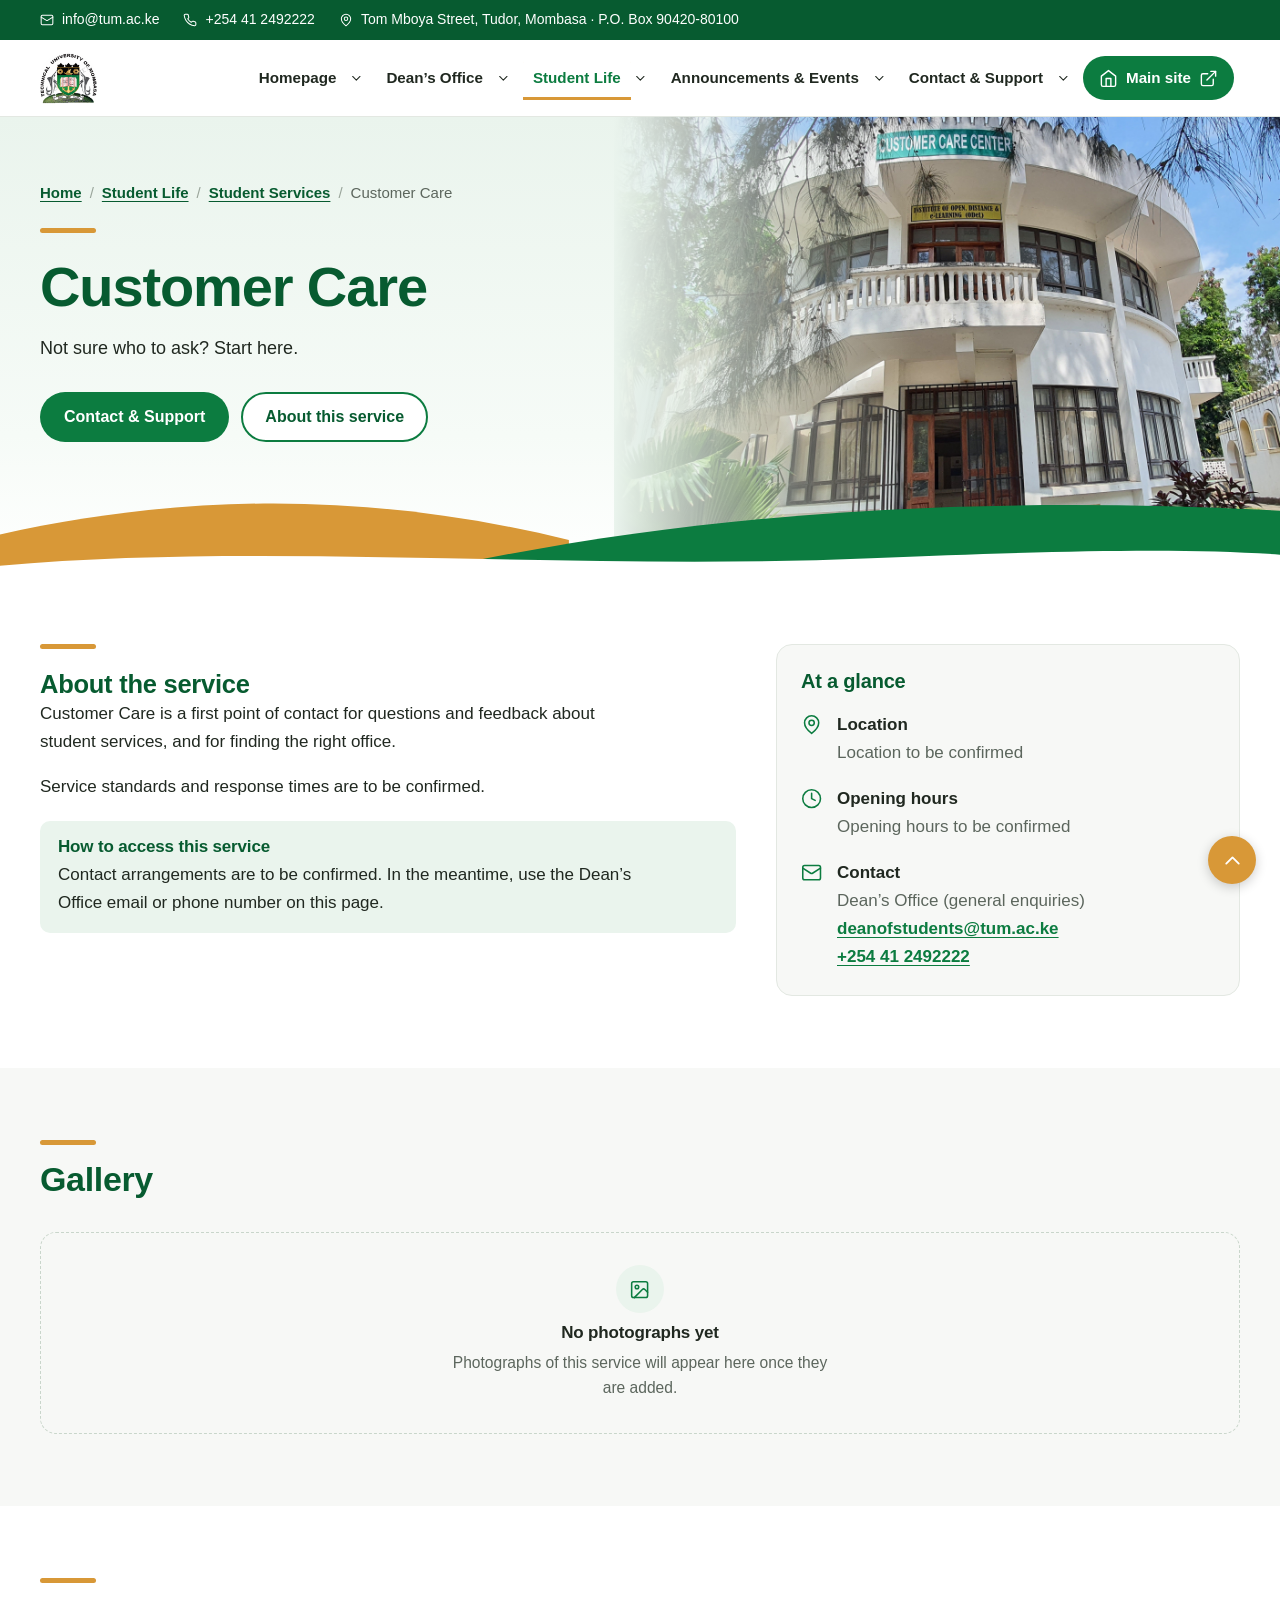
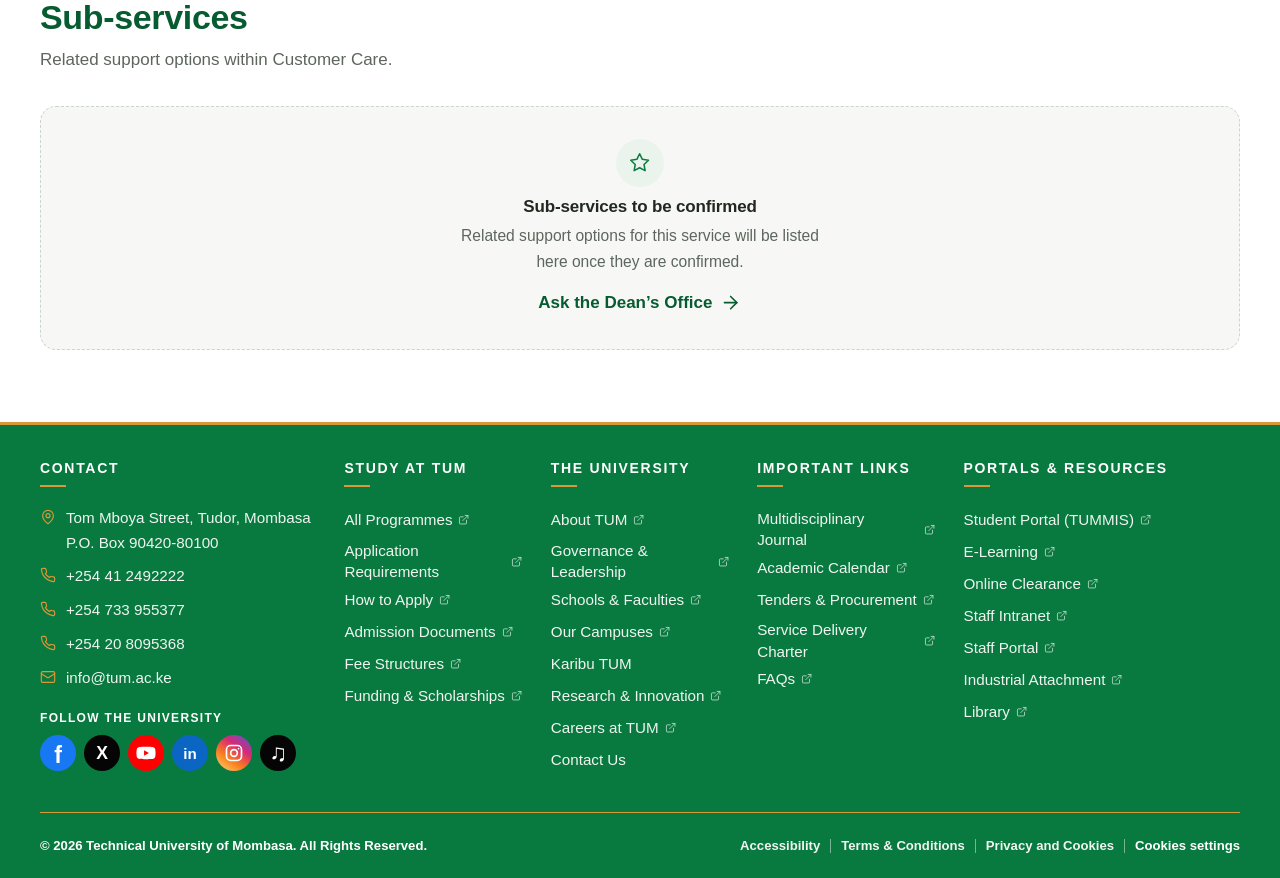
<file: student-services/customer-care/index.html>
<!DOCTYPE html>
<html lang="en">
<head>
<meta charset="utf-8">
<meta name="viewport" content="width=device-width, initial-scale=1">
<title>Customer Care | Karibu TUM</title>
<meta name="description" content="A first point of contact for questions, feedback and finding the right office.">
<meta name="theme-color" content="#0C7C40">
<link rel="icon" href="data:image/svg+xml,%3Csvg xmlns='http://www.w3.org/2000/svg' viewBox='0 0 64 64'%3E%3Ccircle cx='32' cy='32' r='30' fill='%230C7C40'/%3E%3Ccircle cx='46' cy='18' r='7' fill='%23D89837'/%3E%3C/svg%3E">
<link rel="stylesheet" href="../../assets/css/styles.css">
</head>
<body>
<a class="skip-link" href="#main">Skip to main content</a>
    <div class="utility" id="top"><div class="container">
<a class="" href="mailto:info@tum.ac.ke"><svg class="icon " viewBox="0 0 24 24" aria-hidden="true" focusable="false"><rect width="20" height="16" x="2" y="4" rx="2"/><path d="m22 7-8.97 5.7a1.94 1.94 0 0 1-2.06 0L2 7"/></svg><span>info@tum.ac.ke</span></a>
<a class="" href="tel:+254412492222"><svg class="icon " viewBox="0 0 24 24" aria-hidden="true" focusable="false"><path d="M22 16.92v3a2 2 0 0 1-2.18 2 19.79 19.79 0 0 1-8.63-3.07 19.5 19.5 0 0 1-6-6 19.79 19.79 0 0 1-3.07-8.67A2 2 0 0 1 4.11 2h3a2 2 0 0 1 2 1.72c.127.96.361 1.903.7 2.81a2 2 0 0 1-.45 2.11L8.09 9.91a16 16 0 0 0 6 6l1.27-1.27a2 2 0 0 1 2.11-.45c.907.339 1.85.573 2.81.7A2 2 0 0 1 22 16.92z"/></svg><span>+254 41 2492222</span></a>
<span class="addr"><svg class="icon " viewBox="0 0 24 24" aria-hidden="true" focusable="false"><path d="M20 10c0 6-8 12-8 12s-8-6-8-12a8 8 0 0 1 16 0Z"/><circle cx="12" cy="10" r="3"/></svg><span>Tom Mboya Street, Tudor, Mombasa &middot; P.O. Box 90420-80100</span></span>
</div></div>
<header class="site-header"><div class="container header-inner">
<a class="brand" href="../../index.html" aria-label="Karibu TUM homepage"><img class="brand-logo" src="../../assets/images/TUM logo.png" alt="Technical University of Mombasa logo"></a>
<button class="nav-toggle" type="button" aria-expanded="false" aria-controls="primary-nav"><svg class="icon icon-open" viewBox="0 0 24 24" aria-hidden="true" focusable="false"><line x1="4" x2="20" y1="12" y2="12"/><line x1="4" x2="20" y1="6" y2="6"/><line x1="4" x2="20" y1="18" y2="18"/></svg><svg class="icon icon-close" viewBox="0 0 24 24" aria-hidden="true" focusable="false"><path d="M18 6 6 18"/><path d="m6 6 12 12"/></svg><span class="toggle-label">Menu</span></button>
<nav class="primary-nav" id="primary-nav" aria-label="Primary">
<ul>
<li class="nav-item"><a class="nav-link" href="../../index.html">Homepage</a><button class="sub-toggle" type="button" aria-expanded="false" aria-controls="sub-home"><svg class="icon " viewBox="0 0 24 24" aria-hidden="true" focusable="false"><path d="m6 9 6 6 6-6"/></svg><span class="visually-hidden">Show Homepage pages</span></button><ul class="submenu" id="sub-home" hidden><li><a href="../../index.html#welcome">Welcome</a></li><li><a href="../../index.html#student-life">Student Life at TUM</a></li><li><a href="../../index.html#about-dean">About the Dean</a></li><li><a href="../../index.html#announcements-events">Announcements &amp; Events</a></li></ul></li>
<li class="nav-item"><a class="nav-link" href="../../deans-office/index.html">Dean’s Office</a><button class="sub-toggle" type="button" aria-expanded="false" aria-controls="sub-dean"><svg class="icon " viewBox="0 0 24 24" aria-hidden="true" focusable="false"><path d="m6 9 6 6 6-6"/></svg><span class="visually-hidden">Show Dean’s Office pages</span></button><ul class="submenu" id="sub-dean" hidden><li><a href="../../deans-office/index.html#about-dean">About the Dean</a></li><li><a href="../../deans-office/index.html#services">Dean’s Office services</a></li><li><a href="../../deans-office/index.html#staff">Staff</a></li></ul></li>
<li class="nav-item"><a class="nav-link" href="../../student-life/index.html" aria-current="page">Student Life</a><button class="sub-toggle" type="button" aria-expanded="false" aria-controls="sub-life"><svg class="icon " viewBox="0 0 24 24" aria-hidden="true" focusable="false"><path d="m6 9 6 6 6-6"/></svg><span class="visually-hidden">Show Student Life pages</span></button><ul class="submenu" id="sub-life" hidden><li class="group-label" role="presentation">Student Life</li><li><a href="../../student-life/clubs-societies/index.html">Clubs &amp; Societies</a></li><li><a href="../../student-life/sports-recreation/index.html">Sports &amp; Recreation</a></li><li><a href="../../student-life/student-association/index.html">Student Association</a></li><li class="sep" role="presentation"></li><li class="group-label" role="presentation">Student Services</li><li><a href="../../student-services/guidance-counselling/index.html">Guidance &amp; Counselling</a></li><li><a href="../../student-services/hostels-accommodation/index.html">Hostels &amp; Accommodation</a></li><li><a href="../../student-services/health-unit/index.html">Health Unit</a></li><li><a href="../../student-services/customer-care/index.html">Customer Care</a></li></ul></li>
<li class="nav-item"><a class="nav-link" href="../../announcements-events/index.html">Announcements &amp; Events</a><button class="sub-toggle" type="button" aria-expanded="false" aria-controls="sub-news"><svg class="icon " viewBox="0 0 24 24" aria-hidden="true" focusable="false"><path d="m6 9 6 6 6-6"/></svg><span class="visually-hidden">Show Announcements &amp; Events pages</span></button><ul class="submenu" id="sub-news" hidden><li><a href="../../announcements-events/index.html#events">Events</a></li><li><a href="../../announcements-events/index.html#announcements">Announcements</a></li><li><a href="../../announcements-events/index.html#resources">Resources download</a></li></ul></li>
<li class="nav-item"><a class="nav-link" href="../../contact-support/index.html">Contact &amp; Support</a><button class="sub-toggle" type="button" aria-expanded="false" aria-controls="sub-contact"><svg class="icon " viewBox="0 0 24 24" aria-hidden="true" focusable="false"><path d="m6 9 6 6 6-6"/></svg><span class="visually-hidden">Show Contact &amp; Support pages</span></button><ul class="submenu" id="sub-contact" hidden><li><a href="../../contact-support/index.html#contact">Contact the Dean’s Office</a></li><li><a href="../../contact-support/index.html#enquiry">Send an enquiry</a></li><li><a href="../../student-services/guidance-counselling/index.html">Guidance &amp; Counselling</a></li></ul></li>
<li class="nav-item"><a class="nav-link nav-main" href="https://tum.ac.ke/" target="_blank" rel="noopener"><svg class="icon " viewBox="0 0 24 24" aria-hidden="true" focusable="false"><path d="m3 9 9-7 9 7v11a2 2 0 0 1-2 2H5a2 2 0 0 1-2-2z"/><polyline points="9 22 9 12 15 12 15 22"/></svg>Main site<svg class="icon " viewBox="0 0 24 24" aria-hidden="true" focusable="false"><path d="M15 3h6v6"/><path d="M10 14 21 3"/><path d="M18 13v6a2 2 0 0 1-2 2H5a2 2 0 0 1-2-2V8a2 2 0 0 1 2-2h6"/></svg><span class="visually-hidden"> (Technical University of Mombasa, opens in a new tab)</span></a></li>
</ul></nav>
</div></header>
<main id="main" tabindex="-1">
<section class="hero has-photo" aria-labelledby="page-title"><div class="hero-photo"><img src="../../assets/images/services/customer care.jpeg" alt="Customer care service at the Technical University of Mombasa"></div><svg class="hero-swoosh" viewBox="0 0 1440 120" preserveAspectRatio="none" aria-hidden="true" focusable="false"><path fill="#D89837" d="M0 78 C220 30 430 34 640 84 L640 120 L0 120 Z"/><path fill="#0C7C40" d="M470 120 C760 56 1080 34 1440 52 L1440 120 Z"/><path fill="#FFFFFF" d="M0 112 C300 86 640 118 980 104 C1180 96 1330 92 1440 100 L1440 120 L0 120 Z"/></svg><div class="container hero-inner"><div class="hero-copy"><nav class="breadcrumbs" aria-label="Breadcrumb"><ol><li><a href="../../index.html">Home</a></li><li><a href="../../student-life/index.html">Student Life</a></li><li><a href="../../student-life/index.html#student-services">Student Services</a></li><li aria-current="page">Customer Care</li></ol></nav><span class="gold-bar" aria-hidden="true"></span><h1 id="page-title">Customer Care</h1><p class="intro">Not sure who to ask? Start here.</p><div class="btn-row"><a class="btn btn-primary" href="../../contact-support/index.html">Contact &amp; Support</a><a class="btn btn-secondary" href="#about">About this service</a></div></div></div></section><section class="section" id="about" aria-labelledby="about-h"><div class="container"><div class="detail-grid"><div class="prose"><span class="gold-bar" aria-hidden="true"></span><h2 id="about-h">About the service</h2><p>Customer Care is a first point of contact for questions and feedback about student services, and for finding the right office.</p><p>Service standards and response times are to be confirmed.</p><div class="callout"><h3>How to access this service</h3><p>Contact arrangements are to be confirmed. In the meantime, use the Dean’s Office email or phone number on this page.</p></div></div><aside class="facts" aria-label="Service details"><h3>At a glance</h3><dl class="fact-list"><div class="fact"><svg class="icon " viewBox="0 0 24 24" aria-hidden="true" focusable="false"><path d="M20 10c0 6-8 12-8 12s-8-6-8-12a8 8 0 0 1 16 0Z"/><circle cx="12" cy="10" r="3"/></svg><div><dt>Location</dt><dd><em class="pending">Location to be confirmed</em></dd></div></div><div class="fact"><svg class="icon " viewBox="0 0 24 24" aria-hidden="true" focusable="false"><circle cx="12" cy="12" r="10"/><polyline points="12 6 12 12 16 14"/></svg><div><dt>Opening hours</dt><dd><em class="pending">Opening hours to be confirmed</em></dd></div></div><div class="fact"><svg class="icon " viewBox="0 0 24 24" aria-hidden="true" focusable="false"><rect width="20" height="16" x="2" y="4" rx="2"/><path d="m22 7-8.97 5.7a1.94 1.94 0 0 1-2.06 0L2 7"/></svg><div><dt>Contact</dt><dd>Dean’s Office (general enquiries)<br><a href="mailto:deanofstudents@tum.ac.ke">deanofstudents@tum.ac.ke</a><br><a href="tel:+254412492222">+254 41 2492222</a></dd></div></div></dl></aside></div></div></section><section class="section section-soft" id="gallery" aria-labelledby="gal-h"><div class="container"><div class="section-head"><div><span class="gold-bar" aria-hidden="true"></span><h2 id="gal-h">Gallery</h2></div></div><div class="empty" role="status"><span class="chip"><svg class="icon " viewBox="0 0 24 24" aria-hidden="true" focusable="false"><rect width="18" height="18" x="3" y="3" rx="2"/><circle cx="9" cy="9" r="2"/><path d="m21 15-3.09-3.09a2 2 0 0 0-2.82 0L6 21"/></svg></span><h4>No photographs yet</h4><p>Photographs of this service will appear here once they are added.</p></div></div></section><section class="section" id="sub-services" aria-labelledby="sub-h"><div class="container"><div class="section-head"><div><span class="gold-bar" aria-hidden="true"></span><h2 id="sub-h">Sub-services</h2><p>Related support options within Customer Care.</p></div></div><div class="empty" role="status"><span class="chip"><svg class="icon " viewBox="0 0 24 24" aria-hidden="true" focusable="false"><path d="m12 2 3.09 6.26L22 9.27l-5 4.87 1.18 6.88L12 17.77l-6.18 3.25L7 14.14 2 9.27l6.91-1.01L12 2z"/></svg></span><h4>Sub-services to be confirmed</h4><p>Related support options for this service will be listed here once they are confirmed.</p><a class="text-link" href="../../contact-support/index.html#enquiry">Ask the Dean’s Office <svg class="icon " viewBox="0 0 24 24" aria-hidden="true" focusable="false"><path d="M5 12h14"/><path d="m12 5 7 7-7 7"/></svg></a></div></div></section>
</main>
<footer class="site-footer on-dark"><div class="container">
<div class="footer-top">
<div class="footer-col footer-contact-col"><h2>Contact</h2>
<div class="footer-contact">
<span><svg class="icon " viewBox="0 0 24 24" aria-hidden="true" focusable="false"><path d="M20 10c0 6-8 12-8 12s-8-6-8-12a8 8 0 0 1 16 0Z"/><circle cx="12" cy="10" r="3"/></svg><span>Tom Mboya Street, Tudor, Mombasa<br>P.O. Box 90420-80100</span></span>
<a href="tel:+254412492222"><svg class="icon " viewBox="0 0 24 24" aria-hidden="true" focusable="false"><path d="M22 16.92v3a2 2 0 0 1-2.18 2 19.79 19.79 0 0 1-8.63-3.07 19.5 19.5 0 0 1-6-6 19.79 19.79 0 0 1-3.07-8.67A2 2 0 0 1 4.11 2h3a2 2 0 0 1 2 1.72c.127.96.361 1.903.7 2.81a2 2 0 0 1-.45 2.11L8.09 9.91a16 16 0 0 0 6 6l1.27-1.27a2 2 0 0 1 2.11-.45c.907.339 1.85.573 2.81.7A2 2 0 0 1 22 16.92z"/></svg><span>+254 41 2492222</span></a><a href="tel:+254733955377"><svg class="icon " viewBox="0 0 24 24" aria-hidden="true" focusable="false"><path d="M22 16.92v3a2 2 0 0 1-2.18 2 19.79 19.79 0 0 1-8.63-3.07 19.5 19.5 0 0 1-6-6 19.79 19.79 0 0 1-3.07-8.67A2 2 0 0 1 4.11 2h3a2 2 0 0 1 2 1.72c.127.96.361 1.903.7 2.81a2 2 0 0 1-.45 2.11L8.09 9.91a16 16 0 0 0 6 6l1.27-1.27a2 2 0 0 1 2.11-.45c.907.339 1.85.573 2.81.7A2 2 0 0 1 22 16.92z"/></svg><span>+254 733 955377</span></a><a href="tel:+254208095368"><svg class="icon " viewBox="0 0 24 24" aria-hidden="true" focusable="false"><path d="M22 16.92v3a2 2 0 0 1-2.18 2 19.79 19.79 0 0 1-8.63-3.07 19.5 19.5 0 0 1-6-6 19.79 19.79 0 0 1-3.07-8.67A2 2 0 0 1 4.11 2h3a2 2 0 0 1 2 1.72c.127.96.361 1.903.7 2.81a2 2 0 0 1-.45 2.11L8.09 9.91a16 16 0 0 0 6 6l1.27-1.27a2 2 0 0 1 2.11-.45c.907.339 1.85.573 2.81.7A2 2 0 0 1 22 16.92z"/></svg><span>+254 20 8095368</span></a>
<a class="" href="mailto:info@tum.ac.ke"><svg class="icon " viewBox="0 0 24 24" aria-hidden="true" focusable="false"><rect width="20" height="16" x="2" y="4" rx="2"/><path d="m22 7-8.97 5.7a1.94 1.94 0 0 1-2.06 0L2 7"/></svg><span>info@tum.ac.ke</span></a>
</div>
<h3 class="footer-follow-title">Follow the University</h3>
<div class="footer-social" aria-label="University social media"><span class="social-icon facebook" role="img" aria-label="Facebook">f</span><span class="social-icon x" role="img" aria-label="X">X</span><span class="social-icon youtube" role="img" aria-label="YouTube"><svg viewBox="0 0 24 24" aria-hidden="true"><path d="M23 7.2a3 3 0 0 0-2.1-2.1C19 4.6 12 4.6 12 4.6s-7 0-8.9.5A3 3 0 0 0 1 7.2 31 31 0 0 0 .5 12a31 31 0 0 0 .5 4.8 3 3 0 0 0 2.1 2.1c1.9.5 8.9.5 8.9.5s7 0 8.9-.5a3 3 0 0 0 2.1-2.1A31 31 0 0 0 23.5 12a31 31 0 0 0-.5-4.8ZM9.7 15.3V8.7l5.8 3.3-5.8 3.3Z"/></svg></span><span class="social-icon linkedin" role="img" aria-label="LinkedIn">in</span><span class="social-icon instagram" role="img" aria-label="Instagram"><svg viewBox="0 0 24 24" aria-hidden="true"><rect x="3" y="3" width="18" height="18" rx="5"/><circle cx="12" cy="12" r="4"/><circle class="instagram-dot" cx="17.5" cy="6.8" r="1"/></svg></span><span class="social-icon tiktok" role="img" aria-label="TikTok">&#9835;</span></div>
</div>
<div class="footer-col"><h2>Study at TUM</h2><ul>
<li><a href="https://tum.ac.ke/" target="_blank" rel="noopener">All Programmes <svg class="icon " viewBox="0 0 24 24" aria-hidden="true" focusable="false"><path d="M15 3h6v6"/><path d="M10 14 21 3"/><path d="M18 13v6a2 2 0 0 1-2 2H5a2 2 0 0 1-2-2V8a2 2 0 0 1 2-2h6"/></svg><span class="visually-hidden"> (opens in a new tab)</span></a></li>
<li><a href="https://tum.ac.ke/" target="_blank" rel="noopener">Application Requirements <svg class="icon " viewBox="0 0 24 24" aria-hidden="true" focusable="false"><path d="M15 3h6v6"/><path d="M10 14 21 3"/><path d="M18 13v6a2 2 0 0 1-2 2H5a2 2 0 0 1-2-2V8a2 2 0 0 1 2-2h6"/></svg><span class="visually-hidden"> (opens in a new tab)</span></a></li>
<li><a href="https://tum.ac.ke/" target="_blank" rel="noopener">How to Apply <svg class="icon " viewBox="0 0 24 24" aria-hidden="true" focusable="false"><path d="M15 3h6v6"/><path d="M10 14 21 3"/><path d="M18 13v6a2 2 0 0 1-2 2H5a2 2 0 0 1-2-2V8a2 2 0 0 1 2-2h6"/></svg><span class="visually-hidden"> (opens in a new tab)</span></a></li>
<li><a href="https://tum.ac.ke/" target="_blank" rel="noopener">Admission Documents <svg class="icon " viewBox="0 0 24 24" aria-hidden="true" focusable="false"><path d="M15 3h6v6"/><path d="M10 14 21 3"/><path d="M18 13v6a2 2 0 0 1-2 2H5a2 2 0 0 1-2-2V8a2 2 0 0 1 2-2h6"/></svg><span class="visually-hidden"> (opens in a new tab)</span></a></li>
<li><a href="https://tum.ac.ke/" target="_blank" rel="noopener">Fee Structures <svg class="icon " viewBox="0 0 24 24" aria-hidden="true" focusable="false"><path d="M15 3h6v6"/><path d="M10 14 21 3"/><path d="M18 13v6a2 2 0 0 1-2 2H5a2 2 0 0 1-2-2V8a2 2 0 0 1 2-2h6"/></svg><span class="visually-hidden"> (opens in a new tab)</span></a></li>
<li><a href="https://tum.ac.ke/" target="_blank" rel="noopener">Funding &amp; Scholarships <svg class="icon " viewBox="0 0 24 24" aria-hidden="true" focusable="false"><path d="M15 3h6v6"/><path d="M10 14 21 3"/><path d="M18 13v6a2 2 0 0 1-2 2H5a2 2 0 0 1-2-2V8a2 2 0 0 1 2-2h6"/></svg><span class="visually-hidden"> (opens in a new tab)</span></a></li>
</ul></div>
<div class="footer-col"><h2>The University</h2><ul>
<li><a href="https://tum.ac.ke/" target="_blank" rel="noopener">About TUM <svg class="icon " viewBox="0 0 24 24" aria-hidden="true" focusable="false"><path d="M15 3h6v6"/><path d="M10 14 21 3"/><path d="M18 13v6a2 2 0 0 1-2 2H5a2 2 0 0 1-2-2V8a2 2 0 0 1 2-2h6"/></svg><span class="visually-hidden"> (opens in a new tab)</span></a></li>
<li><a href="https://tum.ac.ke/" target="_blank" rel="noopener">Governance &amp; Leadership <svg class="icon " viewBox="0 0 24 24" aria-hidden="true" focusable="false"><path d="M15 3h6v6"/><path d="M10 14 21 3"/><path d="M18 13v6a2 2 0 0 1-2 2H5a2 2 0 0 1-2-2V8a2 2 0 0 1 2-2h6"/></svg><span class="visually-hidden"> (opens in a new tab)</span></a></li>
<li><a href="https://tum.ac.ke/" target="_blank" rel="noopener">Schools &amp; Faculties <svg class="icon " viewBox="0 0 24 24" aria-hidden="true" focusable="false"><path d="M15 3h6v6"/><path d="M10 14 21 3"/><path d="M18 13v6a2 2 0 0 1-2 2H5a2 2 0 0 1-2-2V8a2 2 0 0 1 2-2h6"/></svg><span class="visually-hidden"> (opens in a new tab)</span></a></li>
<li><a href="https://tum.ac.ke/" target="_blank" rel="noopener">Our Campuses <svg class="icon " viewBox="0 0 24 24" aria-hidden="true" focusable="false"><path d="M15 3h6v6"/><path d="M10 14 21 3"/><path d="M18 13v6a2 2 0 0 1-2 2H5a2 2 0 0 1-2-2V8a2 2 0 0 1 2-2h6"/></svg><span class="visually-hidden"> (opens in a new tab)</span></a></li>
<li><a href="../../index.html">Karibu TUM</a></li>
<li><a href="https://tum.ac.ke/" target="_blank" rel="noopener">Research &amp; Innovation <svg class="icon " viewBox="0 0 24 24" aria-hidden="true" focusable="false"><path d="M15 3h6v6"/><path d="M10 14 21 3"/><path d="M18 13v6a2 2 0 0 1-2 2H5a2 2 0 0 1-2-2V8a2 2 0 0 1 2-2h6"/></svg><span class="visually-hidden"> (opens in a new tab)</span></a></li>
<li><a href="https://tum.ac.ke/" target="_blank" rel="noopener">Careers at TUM <svg class="icon " viewBox="0 0 24 24" aria-hidden="true" focusable="false"><path d="M15 3h6v6"/><path d="M10 14 21 3"/><path d="M18 13v6a2 2 0 0 1-2 2H5a2 2 0 0 1-2-2V8a2 2 0 0 1 2-2h6"/></svg><span class="visually-hidden"> (opens in a new tab)</span></a></li>
<li><a href="../../contact-support/index.html">Contact Us</a></li>
</ul></div>
<div class="footer-col"><h2>Important Links</h2><ul>
<li><a href="https://tum.ac.ke/" target="_blank" rel="noopener">Multidisciplinary Journal <svg class="icon " viewBox="0 0 24 24" aria-hidden="true" focusable="false"><path d="M15 3h6v6"/><path d="M10 14 21 3"/><path d="M18 13v6a2 2 0 0 1-2 2H5a2 2 0 0 1-2-2V8a2 2 0 0 1 2-2h6"/></svg><span class="visually-hidden"> (opens in a new tab)</span></a></li>
<li><a href="https://tum.ac.ke/" target="_blank" rel="noopener">Academic Calendar <svg class="icon " viewBox="0 0 24 24" aria-hidden="true" focusable="false"><path d="M15 3h6v6"/><path d="M10 14 21 3"/><path d="M18 13v6a2 2 0 0 1-2 2H5a2 2 0 0 1-2-2V8a2 2 0 0 1 2-2h6"/></svg><span class="visually-hidden"> (opens in a new tab)</span></a></li>
<li><a href="https://tum.ac.ke/" target="_blank" rel="noopener">Tenders &amp; Procurement <svg class="icon " viewBox="0 0 24 24" aria-hidden="true" focusable="false"><path d="M15 3h6v6"/><path d="M10 14 21 3"/><path d="M18 13v6a2 2 0 0 1-2 2H5a2 2 0 0 1-2-2V8a2 2 0 0 1 2-2h6"/></svg><span class="visually-hidden"> (opens in a new tab)</span></a></li>
<li><a href="https://tum.ac.ke/" target="_blank" rel="noopener">Service Delivery Charter <svg class="icon " viewBox="0 0 24 24" aria-hidden="true" focusable="false"><path d="M15 3h6v6"/><path d="M10 14 21 3"/><path d="M18 13v6a2 2 0 0 1-2 2H5a2 2 0 0 1-2-2V8a2 2 0 0 1 2-2h6"/></svg><span class="visually-hidden"> (opens in a new tab)</span></a></li>
<li><a href="https://tum.ac.ke/" target="_blank" rel="noopener">FAQs <svg class="icon " viewBox="0 0 24 24" aria-hidden="true" focusable="false"><path d="M15 3h6v6"/><path d="M10 14 21 3"/><path d="M18 13v6a2 2 0 0 1-2 2H5a2 2 0 0 1-2-2V8a2 2 0 0 1 2-2h6"/></svg><span class="visually-hidden"> (opens in a new tab)</span></a></li>
</ul></div>
<div class="footer-col"><h2>Portals &amp; Resources</h2><ul>
<li><a href="https://tum.ac.ke/" target="_blank" rel="noopener">Student Portal (TUMMIS) <svg class="icon " viewBox="0 0 24 24" aria-hidden="true" focusable="false"><path d="M15 3h6v6"/><path d="M10 14 21 3"/><path d="M18 13v6a2 2 0 0 1-2 2H5a2 2 0 0 1-2-2V8a2 2 0 0 1 2-2h6"/></svg><span class="visually-hidden"> (opens in a new tab)</span></a></li>
<li><a href="https://tum.ac.ke/" target="_blank" rel="noopener">E-Learning <svg class="icon " viewBox="0 0 24 24" aria-hidden="true" focusable="false"><path d="M15 3h6v6"/><path d="M10 14 21 3"/><path d="M18 13v6a2 2 0 0 1-2 2H5a2 2 0 0 1-2-2V8a2 2 0 0 1 2-2h6"/></svg><span class="visually-hidden"> (opens in a new tab)</span></a></li>
<li><a href="https://tum.ac.ke/" target="_blank" rel="noopener">Online Clearance <svg class="icon " viewBox="0 0 24 24" aria-hidden="true" focusable="false"><path d="M15 3h6v6"/><path d="M10 14 21 3"/><path d="M18 13v6a2 2 0 0 1-2 2H5a2 2 0 0 1-2-2V8a2 2 0 0 1 2-2h6"/></svg><span class="visually-hidden"> (opens in a new tab)</span></a></li>
<li><a href="https://tum.ac.ke/" target="_blank" rel="noopener">Staff Intranet <svg class="icon " viewBox="0 0 24 24" aria-hidden="true" focusable="false"><path d="M15 3h6v6"/><path d="M10 14 21 3"/><path d="M18 13v6a2 2 0 0 1-2 2H5a2 2 0 0 1-2-2V8a2 2 0 0 1 2-2h6"/></svg><span class="visually-hidden"> (opens in a new tab)</span></a></li>
<li><a href="https://tum.ac.ke/" target="_blank" rel="noopener">Staff Portal <svg class="icon " viewBox="0 0 24 24" aria-hidden="true" focusable="false"><path d="M15 3h6v6"/><path d="M10 14 21 3"/><path d="M18 13v6a2 2 0 0 1-2 2H5a2 2 0 0 1-2-2V8a2 2 0 0 1 2-2h6"/></svg><span class="visually-hidden"> (opens in a new tab)</span></a></li>
<li><a href="https://tum.ac.ke/" target="_blank" rel="noopener">Industrial Attachment <svg class="icon " viewBox="0 0 24 24" aria-hidden="true" focusable="false"><path d="M15 3h6v6"/><path d="M10 14 21 3"/><path d="M18 13v6a2 2 0 0 1-2 2H5a2 2 0 0 1-2-2V8a2 2 0 0 1 2-2h6"/></svg><span class="visually-hidden"> (opens in a new tab)</span></a></li>
<li><a href="https://tum.ac.ke/" target="_blank" rel="noopener">Library <svg class="icon " viewBox="0 0 24 24" aria-hidden="true" focusable="false"><path d="M15 3h6v6"/><path d="M10 14 21 3"/><path d="M18 13v6a2 2 0 0 1-2 2H5a2 2 0 0 1-2-2V8a2 2 0 0 1 2-2h6"/></svg><span class="visually-hidden"> (opens in a new tab)</span></a></li>
</ul></div>
</div>
<div class="footer-bottom"><span>&copy; 2026 Technical University of Mombasa. All Rights Reserved.</span>
<nav aria-label="Legal and accessibility">
<ul>
<li><a href="https://tum.ac.ke/" target="_blank" rel="noopener">Accessibility</a></li>
<li><a href="https://tum.ac.ke/" target="_blank" rel="noopener">Terms &amp; Conditions</a></li>
<li><a href="https://tum.ac.ke/" target="_blank" rel="noopener">Privacy and Cookies</a></li>
<li><span>Cookies settings</span></li>
</ul>
</nav></div>
</div></footer>
<a class="back-to-top" href="#top" aria-label="Back to top"><svg class="icon " viewBox="0 0 24 24" aria-hidden="true" focusable="false"><path d="m6 9 6 6 6-6"/></svg></a>

<script src="../../assets/js/main.js" defer></script>
</body>
</html>
</file>
<file: assets/css/styles.css>
/* Karibu TUM — styles. Tokens from design.md (provisional values). */
:root {
  --brand-green: #0C7C40;
  --brand-gold: #D89837;
  --brand-warm: #EFCDAD;

  --color-bg: #FFFFFF;
  --color-surface: #F7F8F6;
  --color-text: #202820;
  --color-muted: #5C665D;
  --color-border: #E3E8E2;
  --color-green-dark: #075B30;
  --color-green-soft: #EAF4ED;
  --color-gold-soft: #FBF2E6;
  --color-footer: #06452A;

  --font-sans: Inter, "Segoe UI", Roboto, Arial, sans-serif;

  --container-max: 1200px;
  --page-gutter: 24px;
  --section-space: 72px;

  --radius-sm: 6px;
  --radius-md: 10px;
  --radius-lg: 16px;
  --radius-pill: 999px;

  --shadow-card: 0 2px 10px rgba(20, 40, 25, 0.06);
  --shadow-lift: 0 8px 24px rgba(20, 40, 25, 0.10);
  --header-h: 76px;
}

*, *::before, *::after { box-sizing: border-box; }
html { scroll-behavior: smooth; scroll-padding-top: calc(var(--header-h) + 16px); -webkit-text-size-adjust: 100%; }
body {
  margin: 0;
  font-family: var(--font-sans);
  font-size: 1.0625rem;
  line-height: 1.65;
  color: var(--color-text);
  background: var(--color-bg);
  overflow-x: hidden;
}
img, svg { max-width: 100%; display: block; }
h1, h2, h3, h4 { line-height: 1.2; margin: 0; color: var(--color-green-dark); letter-spacing: -0.01em; text-wrap: balance; }
p { margin: 0 0 1em; }
ul { margin: 0; padding: 0; list-style: none; }
a { color: var(--brand-green); text-underline-offset: 3px; }
a:hover { color: var(--color-green-dark); }
:focus-visible { outline: 3px solid var(--color-green-dark); outline-offset: 3px; border-radius: 4px; }
.on-dark :focus-visible { outline-color: #fff; }

.container { width: 100%; max-width: calc(var(--container-max) + var(--page-gutter) * 2); margin-inline: auto; padding-inline: var(--page-gutter); }
.visually-hidden { position: absolute !important; width: 1px; height: 1px; margin: -1px; padding: 0; overflow: hidden; clip: rect(0 0 0 0); white-space: nowrap; border: 0; }
.skip-link { position: absolute; left: 12px; top: -60px; z-index: 200; background: var(--color-green-dark); color: #fff; padding: 12px 18px; border-radius: var(--radius-md); font-weight: 600; text-decoration: none; }
.skip-link:focus { top: 12px; color: #fff; }

.icon { width: 1.25em; height: 1.25em; flex: none; fill: none; stroke: currentColor; stroke-width: 1.75; stroke-linecap: round; stroke-linejoin: round; }

/* ---------- Utility strip ---------- */
.utility { background: var(--color-green-dark); color: #fff; font-size: 0.875rem; }
.utility .container { display: flex; flex-wrap: wrap; gap: 4px 24px; padding-block: 6px; align-items: center; }
.utility a { color: #fff; text-decoration: none; display: inline-flex; align-items: center; gap: 8px; min-height: 28px; }
.utility a:hover { text-decoration: underline; color: #fff; }
.utility .icon { width: 1em; height: 1em; }
.utility .addr { display: inline-flex; align-items: center; gap: 8px; }

/* ---------- Header ---------- */
.site-header { position: sticky; top: 0; z-index: 100; background: rgba(255,255,255,0.98); border-bottom: 1px solid var(--color-border); }
.header-inner { display: flex; align-items: center; justify-content: space-between; gap: 16px; min-height: var(--header-h); }
.brand { display: flex; align-items: center; gap: 14px; text-decoration: none; color: var(--color-green-dark); flex: none; padding-block: 8px; }
.brand-logo { height: 52px; width: auto; }
.brand-text { display: flex; flex-direction: column; line-height: 1.15; }
.brand-text .uni { font-size: 0.8125rem; font-weight: 700; letter-spacing: 0.01em; color: var(--color-text); }
.brand-text .portal { font-size: 1.375rem; font-weight: 800; color: var(--color-green-dark); }
.brand-divider { width: 1px; align-self: stretch; background: var(--color-border); margin-block: 10px; }

.nav-toggle { display: none; align-items: center; gap: 10px; min-height: 44px; padding: 8px 16px; border: 1px solid var(--color-border); background: #fff; border-radius: var(--radius-pill); font: inherit; font-weight: 600; color: var(--color-green-dark); cursor: pointer; }
.nav-toggle .icon-close { display: none; }
.nav-toggle[aria-expanded="true"] .icon-open { display: none; }
.nav-toggle[aria-expanded="true"] .icon-close { display: block; }

.primary-nav > ul { display: flex; align-items: center; gap: 4px; }
.nav-item { display: flex; align-items: center; position: relative; }
.nav-link { display: inline-flex; align-items: center; gap: 8px; min-height: 44px; padding: 8px 10px; font-size: 0.95rem; font-weight: 600; color: var(--color-text); text-decoration: none; border-radius: var(--radius-md); white-space: nowrap; }
.nav-link:hover { color: var(--color-green-dark); background: var(--color-green-soft); }
.nav-link[aria-current="page"] { color: var(--brand-green); box-shadow: inset 0 -3px 0 var(--brand-gold); border-radius: var(--radius-md) var(--radius-md) 0 0; }
.nav-link.nav-main { background: var(--brand-green); color: #fff; border-radius: var(--radius-pill); padding-inline: 16px; margin-right: 6px; }
.nav-link.nav-main:hover { background: var(--color-green-dark); color: #fff; }
.sub-toggle { display: inline-flex; align-items: center; justify-content: center; width: 32px; min-height: 44px; margin-left: -6px; padding: 0; border: 0; background: transparent; color: var(--color-text); border-radius: var(--radius-md); cursor: pointer; }
.sub-toggle:hover { background: var(--color-green-soft); color: var(--color-green-dark); }
.sub-toggle .icon { width: 1.1em; height: 1.1em; transition: transform .15s ease; }
.sub-toggle[aria-expanded="true"] .icon { transform: rotate(180deg); }

.submenu { position: absolute; top: calc(100% + 6px); right: 0; min-width: 270px; background: #fff; border: 1px solid var(--color-border); border-radius: var(--radius-lg); box-shadow: var(--shadow-lift); padding: 10px; z-index: 120; }
.submenu[hidden] { display: none; }
.submenu .group-label { padding: 8px 12px 4px; font-size: 0.8125rem; font-weight: 700; color: var(--color-muted); }
.submenu a { display: flex; align-items: center; min-height: 44px; padding: 8px 12px; text-decoration: none; color: var(--color-text); font-weight: 500; border-radius: var(--radius-md); font-size: 0.95rem; }
.submenu a:hover { background: var(--color-green-soft); color: var(--color-green-dark); }
.submenu .sep { height: 1px; background: var(--color-border); margin: 6px 4px; }

@media (max-width: 1100px) {
  .nav-toggle { display: inline-flex; }
  .primary-nav { position: absolute; left: 0; right: 0; top: 100%; background: #fff; border-bottom: 1px solid var(--color-border); box-shadow: var(--shadow-lift); max-height: calc(100vh - var(--header-h)); overflow-y: auto; }
  .primary-nav[hidden] { display: none; }
  .primary-nav > ul { flex-direction: column; align-items: stretch; gap: 0; padding: 12px var(--page-gutter) 20px; }
  .nav-item { flex-wrap: wrap; border-bottom: 1px solid var(--color-border); }
  .nav-item:last-child { border-bottom: 0; }
  .nav-link { flex: 1; min-height: 52px; font-size: 1.0625rem; }
  .nav-link.nav-main { margin: 10px 0; flex: 0 0 auto; }
  .nav-item:has(.nav-main) { border-bottom: 0; }
  .nav-link[aria-current="page"] { box-shadow: inset 4px 0 0 var(--brand-gold); border-radius: 0; padding-left: 14px; }
  .sub-toggle { width: 52px; min-height: 52px; margin-left: 0; }
  .submenu { position: static; flex-basis: 100%; box-shadow: none; border: 0; background: var(--color-surface); border-radius: var(--radius-md); margin-bottom: 10px; min-width: 0; }
}
@media (max-width: 520px) {
  .brand-logo { height: 42px; }
  .brand-text .portal { font-size: 1.125rem; }
  .brand-text .uni { font-size: 0.75rem; }
  .brand-divider { display: none; }
}

/* ---------- Buttons ---------- */
.btn { display: inline-flex; align-items: center; justify-content: center; gap: 10px; min-height: 48px; padding: 10px 22px; font: inherit; font-weight: 700; font-size: 1rem; text-decoration: none; border-radius: var(--radius-pill); border: 2px solid transparent; cursor: pointer; transition: background-color .15s ease, color .15s ease, border-color .15s ease, transform .15s ease; }
.btn:active { transform: translateY(1px); }
.btn-primary { background: var(--brand-green); color: #fff; }
.btn-primary:hover { background: var(--color-green-dark); color: #fff; }
.btn-secondary { background: #fff; color: var(--color-green-dark); border-color: var(--brand-green); }
.btn-secondary:hover { background: var(--color-green-soft); color: var(--color-green-dark); }
.btn-soft { background: var(--color-green-soft); color: var(--color-green-dark); }
.btn-soft:hover { background: #d9ecde; color: var(--color-green-dark); }
.btn-gold { background: var(--brand-gold); color: #1c2a1f; }
.btn-gold:hover { background: #c78729; color: #1c2a1f; }
.btn-outline-light { background: transparent; color: #fff; border-color: rgba(255,255,255,.8); }
.btn-outline-light:hover { background: rgba(255,255,255,.12); color: #fff; }
.btn[disabled] { opacity: .5; cursor: not-allowed; }
.btn-row { display: flex; flex-wrap: wrap; gap: 12px; }
.text-link { display: inline-flex; align-items: center; gap: 8px; font-weight: 700; color: var(--color-green-dark); text-decoration: none; }
.text-link:hover { text-decoration: underline; color: var(--brand-green); }

/* ---------- Hero ---------- */
.hero { position: relative; background: linear-gradient(180deg, var(--color-green-soft) 0%, #f6fbf7 70%, #fff 100%); overflow: hidden; }
.hero-inner { position: relative; z-index: 1; display: grid; gap: 40px; padding-block: 64px 130px; align-items: center; }
.hero.has-aside .hero-inner { grid-template-columns: minmax(0, 1.15fr) minmax(0, 0.85fr); }
.hero-copy { max-width: 640px; }
.gold-bar { display: block; width: 56px; height: 5px; border-radius: 3px; background: var(--brand-gold); margin-bottom: 20px; }
.hero h1 { font-size: clamp(2.25rem, 5.2vw, 3.5rem); font-weight: 800; letter-spacing: -0.02em; margin-bottom: 14px; }
.hero .tagline { font-size: clamp(1.15rem, 2vw, 1.4rem); font-weight: 700; color: var(--color-green-dark); margin-bottom: 12px; line-height: 1.35; }
.hero .intro { font-size: 1.125rem; max-width: 56ch; margin-bottom: 28px; }
.hero-swoosh { position: absolute; left: 0; right: 0; bottom: -1px; width: 100%; height: 110px; z-index: 0; pointer-events: none; }
.hero-photo { position: absolute; inset: 0 0 0 auto; width: 52%; z-index: 0; }
.hero-photo img { width: 100%; height: 100%; object-fit: cover; }
.hero-photo::after { content: ""; position: absolute; inset: 0; background: linear-gradient(90deg, var(--color-green-soft) 0%, rgba(234,244,237,0.0) 45%); }
.hero-background { position: absolute; inset: 0; z-index: 0; }
.hero-background img { width: 100%; height: 100%; object-fit: cover; object-position: center 52%; }
.hero-background::after { content: ""; position: absolute; inset: 0; background: linear-gradient(90deg, rgba(255,255,255,.88) 0%, rgba(255,255,255,.80) 52%, rgba(255,255,255,.72) 100%); }
.hero.has-photo .hero-copy { max-width: 560px; }

.help-panel { background: #fff; border: 1px solid var(--color-border); border-radius: var(--radius-lg); box-shadow: var(--shadow-lift); padding: 24px; }
.help-panel h2 { font-size: 1.25rem; margin-bottom: 4px; }
.help-panel > p { color: var(--color-muted); font-size: 0.95rem; margin-bottom: 14px; }
.help-list { display: grid; gap: 6px; margin-bottom: 16px; }
.help-list a { display: flex; align-items: center; gap: 12px; min-height: 48px; padding: 8px 12px; border-radius: var(--radius-md); text-decoration: none; color: var(--color-text); font-weight: 600; }
.help-list a:hover { background: var(--color-green-soft); color: var(--color-green-dark); }
.help-list .chip { display: inline-flex; width: 36px; height: 36px; align-items: center; justify-content: center; border-radius: 50%; background: var(--brand-green); color: #fff; flex: none; }
.help-list .go { margin-left: auto; color: var(--color-muted); }
.help-contact { border-top: 1px solid var(--color-border); padding-top: 14px; display: grid; gap: 6px; font-size: 0.95rem; }
.help-contact a { display: inline-flex; align-items: center; gap: 10px; min-height: 36px; font-weight: 600; text-decoration: none; }
.help-contact a:hover { text-decoration: underline; }

@media (max-width: 900px) {
  .hero.has-aside .hero-inner { grid-template-columns: 1fr; }
  .hero-inner { padding-block: 44px 100px; }
  .hero-photo { position: relative; width: 100%; height: 240px; order: -1; }
  .hero-photo::after { background: linear-gradient(180deg, rgba(234,244,237,0) 50%, var(--color-green-soft) 100%); }
}

/* ---------- Sections ---------- */
.section { padding-block: var(--section-space); }
.section-soft { background: var(--color-surface); }
.section-green { background: var(--color-green-soft); }
.section-head { display: flex; flex-wrap: wrap; align-items: flex-end; justify-content: space-between; gap: 16px 32px; margin-bottom: 32px; }
.section-head .gold-bar { margin-bottom: 14px; }
.section-head h2 { font-size: clamp(1.75rem, 3vw, 2.125rem); font-weight: 800; }
.section-head p { margin: 8px 0 0; color: var(--color-muted); max-width: 60ch; font-size: 1.0625rem; }
.section-head.centered { justify-content: center; text-align: center; }
.section-head.centered p { margin-inline: auto; }
.section-head.centered .gold-bar { margin-inline: auto; }

/* ---------- Cards ---------- */
.grid { display: grid; gap: 24px; }
.grid-3 { grid-template-columns: repeat(3, minmax(0, 1fr)); }
.grid-4 { grid-template-columns: repeat(4, minmax(0, 1fr)); }
.grid-2 { grid-template-columns: repeat(2, minmax(0, 1fr)); }
@media (max-width: 1024px) { .grid-3, .grid-4 { grid-template-columns: repeat(2, minmax(0, 1fr)); } }
@media (max-width: 640px) { .grid-2, .grid-3, .grid-4 { grid-template-columns: 1fr; } .section { padding-block: 52px; } }

.card { position: relative; display: flex; flex-direction: column; background: #fff; border: 1px solid var(--color-border); border-radius: var(--radius-lg); box-shadow: var(--shadow-card); overflow: hidden; transition: box-shadow .15s ease, border-color .15s ease; }
.card:hover { box-shadow: var(--shadow-lift); border-color: #cfd9cf; }
.card:focus-within { border-color: var(--color-green-dark); }
.card-media { position: relative; }
.card-media-inner { aspect-ratio: 16 / 10; background: var(--color-green-soft); overflow: hidden; }
.card-media-inner img { width: 100%; height: 100%; object-fit: cover; }
.visual { width: 100%; height: 100%; display: flex; align-items: center; justify-content: center; color: var(--brand-green); background:
  radial-gradient(circle at 85% 15%, rgba(216,152,55,0.22) 0 70px, transparent 71px),
  radial-gradient(circle at 10% 95%, rgba(12,124,64,0.14) 0 110px, transparent 111px),
  var(--color-green-soft); }
.visual .icon { width: 64px; height: 64px; stroke-width: 1.25; opacity: .85; }
.card-badge { position: absolute; left: 20px; bottom: -26px; width: 52px; height: 52px; border-radius: 50%; background: var(--brand-green); color: #fff; display: flex; align-items: center; justify-content: center; border: 4px solid #fff; z-index: 2; }
.card-badge .icon { width: 24px; height: 24px; }
.card-media + .card-body { padding-top: 38px; }
.card-body { display: flex; flex-direction: column; flex: 1; padding: 22px; gap: 8px; }
.card h3 { font-size: 1.25rem; font-weight: 700; }
.card h3 a { color: inherit; text-decoration: none; }
.card h3 a::after { content: ""; position: absolute; inset: 0; z-index: 1; }
.card h3 a:focus-visible { outline: none; }
.card:has(h3 a:focus-visible) { outline: 3px solid var(--color-green-dark); outline-offset: 2px; }
.card p { margin: 0; color: var(--color-muted); font-size: 1rem; }
.card-action { margin-top: auto; padding-top: 10px; display: inline-flex; align-items: center; gap: 8px; font-weight: 700; color: var(--color-green-dark); }
.card:hover .card-action .icon { transform: translateX(3px); }
.card-action .icon { transition: transform .15s ease; }

/* service card: icon-led, no photo; distinct from life cards */
.service-card { position: relative; display: flex; flex-direction: column; align-items: center; text-align: center; gap: 10px; padding: 28px 22px 22px; background: #fff; border: 1px solid var(--color-border); border-radius: var(--radius-lg); box-shadow: var(--shadow-card); transition: box-shadow .15s ease, border-color .15s ease; }
.service-card:hover { box-shadow: var(--shadow-lift); border-color: #cfd9cf; }
.service-card .chip { width: 64px; height: 64px; border-radius: 50%; background: var(--brand-green); color: #fff; display: flex; align-items: center; justify-content: center; }
.service-card .chip .icon { width: 30px; height: 30px; }
.service-card h3 { font-size: 1.1875rem; font-weight: 700; }
.service-card h3 a { color: inherit; text-decoration: none; }
.service-card h3 a::after { content: ""; position: absolute; inset: 0; border-radius: var(--radius-lg); }
.service-card h3 a:focus-visible { outline: none; }
.service-card:has(h3 a:focus-visible) { outline: 3px solid var(--color-green-dark); outline-offset: 2px; }
.service-card p { margin: 0; color: var(--color-muted); font-size: 1rem; }
.service-card .go { margin-top: auto; align-self: flex-end; width: 38px; height: 38px; border: 1.5px solid var(--brand-green); border-radius: 50%; display: flex; align-items: center; justify-content: center; color: var(--brand-green); }
.service-card:hover .go { background: var(--brand-green); color: #fff; }

/* ---------- Dean ---------- */
.dean-grid { display: grid; grid-template-columns: minmax(0, 340px) minmax(0, 1fr) minmax(0, 1fr); gap: 40px; align-items: center; }
.dean-grid.two { grid-template-columns: minmax(0, 380px) minmax(0, 1fr); }
.dean-profile-layout { display: grid; grid-template-columns: minmax(0, 240px) minmax(0, 1fr); gap: 40px; align-items: start; }
.dean-profile-intro { min-width: 0; }
.dean-contact-panel { margin-top: 32px; }
.dean-contact-panel .fact-list { grid-template-columns: repeat(3, minmax(0, 1fr)); gap: 20px; }
.dean-profile-details { display: grid; grid-template-columns: minmax(0, 1.25fr) minmax(0, 0.95fr); gap: 40px; margin-top: 40px; align-items: start; }
.dean-profile-details h3 { font-size: 1.125rem; margin: 0 0 12px; }
.dean-biography p + p { margin-top: 14px; }
.dean-focus-block { padding: 24px; border: 1px solid var(--color-border); border-radius: var(--radius-lg); background: #fff; }
.portrait { aspect-ratio: 4 / 5; border-radius: var(--radius-lg); overflow: hidden; background: #fff; border: 1px solid var(--color-border); box-shadow: var(--shadow-card); }
.portrait img { width: 100%; height: 100%; object-fit: cover; }
.portrait .avatar { width: 100%; height: 100%; display: flex; flex-direction: column; align-items: center; justify-content: center; gap: 14px; color: var(--brand-green); background: radial-gradient(circle at 80% 12%, rgba(216,152,55,0.25) 0 60px, transparent 61px), var(--color-green-soft); }
.portrait .avatar .initials { width: 112px; height: 112px; border-radius: 50%; background: var(--brand-green); color: #fff; display: flex; align-items: center; justify-content: center; font-size: 2.5rem; font-weight: 800; letter-spacing: 0.02em; }
.dean-name { font-size: 1.125rem; font-weight: 700; color: var(--color-text); margin-bottom: 2px; }
.dean-role { color: var(--color-muted); margin-bottom: 16px; }
.dean-copy h2 { font-size: clamp(1.75rem, 3vw, 2.25rem); font-weight: 800; margin-bottom: 10px; }
.dean-copy p { max-width: 58ch; }
.dean-focus-list { display: grid; gap: 12px; margin: 0; padding-left: 20px; list-style: disc; color: var(--color-muted); }
.dean-focus-list strong { color: var(--color-text); }
.dean-profile-section .message-box { max-width: 960px; margin: 40px auto 0; }
.dean-profile-section .message-box p { max-width: 75ch; }
.side-panel { background: #fff; border: 1px solid var(--color-border); border-radius: var(--radius-lg); padding: 24px; }
.side-panel h3 { font-size: 1.25rem; margin-bottom: 4px; }
.side-panel > p { color: var(--color-muted); font-size: 0.95rem; }
.mini-services { display: grid; grid-template-columns: repeat(2, minmax(0, 1fr)); gap: 10px; margin: 16px 0; }
.mini-services a { display: flex; flex-direction: column; align-items: center; gap: 6px; text-align: center; padding: 12px 8px; min-height: 92px; border: 1px solid var(--color-border); border-radius: var(--radius-md); text-decoration: none; color: var(--color-green-dark); font-weight: 600; font-size: 0.9375rem; line-height: 1.25; background: var(--color-surface); }
.mini-services a:hover { background: var(--color-green-soft); border-color: var(--brand-green); }
.mini-services .icon { width: 26px; height: 26px; color: var(--brand-green); }
.message-box { border-left: 4px solid var(--brand-gold); background: var(--color-gold-soft); padding: 16px 18px; border-radius: 0 var(--radius-md) var(--radius-md) 0; margin-top: 20px; }
.message-box h3 { font-size: 1.0625rem; margin-bottom: 4px; }
.message-box p { margin: 0; color: var(--color-muted); font-size: 0.975rem; }
.message-box p + p { margin-top: 10px; }
.message-box .message-signature { margin-top: 14px; color: var(--color-text); font-weight: 600; }
@media (max-width: 1024px) { .dean-grid { grid-template-columns: minmax(0, 300px) minmax(0, 1fr); } .dean-grid .side-panel { grid-column: 1 / -1; } }
@media (max-width: 720px) { .dean-grid, .dean-grid.two { grid-template-columns: 1fr; gap: 28px; } .portrait { max-width: 340px; } }
@media (max-width: 900px) { .dean-profile-layout { gap: 28px; } .dean-profile-details { gap: 24px; } }
@media (max-width: 720px) { .dean-profile-layout, .dean-profile-details { grid-template-columns: 1fr; gap: 24px; } .dean-profile-layout .portrait { max-width: 240px; } .dean-contact-panel .fact-list { grid-template-columns: 1fr; } .dean-profile-section .message-box { margin-top: 28px; } }

/* ---------- Staff ---------- */
.staff-card { background: #fff; border: 1px solid var(--color-border); border-radius: var(--radius-lg); box-shadow: var(--shadow-card); overflow: hidden; display: flex; flex-direction: column; }
.staff-card .portrait { border: 0; border-radius: 0; box-shadow: none; aspect-ratio: 1 / 1; }
.staff-card .staff-body { padding: 18px 20px 22px; text-align: center; display: grid; gap: 4px; }
.staff-card h3 { font-size: 1.125rem; }
.staff-card .role { color: var(--color-muted); margin: 0; }
.staff-card .contact { display: flex; flex-wrap: wrap; justify-content: center; gap: 4px 14px; margin-top: 8px; font-size: 0.95rem; }
.staff-card .contact a { display: inline-flex; align-items: center; gap: 6px; min-height: 32px; font-weight: 600; }

.staff-layout { display: grid; grid-template-columns: repeat(4, minmax(0, 1fr)); gap: 24px; align-items: stretch; }
.staff-cards { display: contents; }
.staff-more { grid-column: span 3; }
@media (max-width: 1024px) { .staff-layout { grid-template-columns: repeat(2, minmax(0, 1fr)); } .staff-more { grid-column: span 1; } }
@media (max-width: 640px) { .staff-layout { grid-template-columns: 1fr; } }

/* ---------- Events / announcements ---------- */
.panel { background: #fff; border: 1px solid var(--color-border); border-radius: var(--radius-lg); box-shadow: var(--shadow-card); overflow: hidden; display: flex; flex-direction: column; }
.panel-head { display: flex; align-items: center; justify-content: space-between; gap: 12px; padding: 16px 22px; border-bottom: 1px solid var(--color-border); }
.panel-head h3 { display: flex; align-items: center; gap: 10px; font-size: 1.1875rem; }
.panel-head h3 .icon { color: var(--brand-green); }
.panel-head.green { background: var(--brand-green); border-bottom: 0; }
.panel-head.green h3, .panel-head.green a, .panel-head.green .icon { color: #fff; }
.panel-head a { font-weight: 700; font-size: 0.95rem; text-decoration: none; display: inline-flex; align-items: center; gap: 6px; min-height: 36px; }
.panel-head a:hover { text-decoration: underline; }
.panel-body { padding: 8px 22px 18px; flex: 1; }

.event-list, .notice-list, .resource-list { display: grid; gap: 0; }
.event-row { display: grid; grid-template-columns: 76px minmax(0, 1fr); gap: 18px; padding: 18px 0; border-bottom: 1px solid var(--color-border); align-items: start; }
.event-row:last-child { border-bottom: 0; }
.date-badge { display: flex; flex-direction: column; align-items: center; justify-content: center; width: 76px; padding: 8px 0; border-radius: var(--radius-md); background: var(--brand-green); color: #fff; line-height: 1.1; }
.date-badge .m { font-size: 0.875rem; font-weight: 700; }
.date-badge .d { font-size: 1.75rem; font-weight: 800; }
.event-row h4, .notice h4 { font-size: 1.125rem; margin-bottom: 4px; }
.event-meta { display: flex; flex-wrap: wrap; gap: 4px 18px; color: var(--color-muted); font-size: 0.9375rem; margin-bottom: 6px; }
.event-meta span { display: inline-flex; align-items: center; gap: 6px; }
.event-meta .icon { width: 1em; height: 1em; }
.event-row p, .notice p { margin-bottom: 8px; }
.event-row img { border-radius: var(--radius-md); margin-top: 8px; aspect-ratio: 16 / 9; object-fit: cover; width: 100%; max-width: 420px; }
.event-row-no-date { grid-template-columns: minmax(0, 1fr); }
.event-feature-heading { margin-bottom: 32px; text-align: center; }
.event-feature-heading > span { display: block; margin-bottom: 6px; color: var(--brand-green); font-size: 0.9375rem; font-weight: 700; }
.event-feature-heading h2 { margin-bottom: 8px; font-size: clamp(1.75rem, 3vw, 2.25rem); }
.event-feature-heading p { margin: 0; color: var(--color-muted); }
.event-card { display: flex; min-width: 0; flex-direction: column; overflow: hidden; border: 1px solid var(--color-border); border-radius: var(--radius-lg); background: #fff; box-shadow: var(--shadow-card); }
.event-card-media { position: relative; height: clamp(160px, 18vw, 210px); overflow: hidden; background: var(--color-green-soft); }
.event-card-media > img { position: absolute; inset: 0; display: block; width: 100%; height: 100%; object-fit: cover; }
.event-card-art { position: absolute; inset: 0; display: grid; width: 100%; height: 100%; place-items: center; color: var(--brand-green); background: radial-gradient(circle at 85% 15%, rgba(216,152,55,0.22) 0 70px, transparent 71px), radial-gradient(circle at 10% 95%, rgba(12,124,64,0.14) 0 110px, transparent 111px), var(--color-green-soft); }
.event-card-art .icon { width: 52px; height: 52px; stroke-width: 1.5; }
.event-card-body { display: flex; flex: 1; flex-direction: column; gap: 12px; padding: 18px; }
.event-card-body h3 { font-size: 1.125rem; }
.event-card-meta { display: grid; gap: 8px; color: var(--color-muted); font-size: 0.8125rem; }
.event-card-meta span { display: flex; align-items: flex-start; gap: 7px; }
.event-card-meta .icon { width: 16px; height: 16px; flex: none; }
.event-card-action { display: flex; flex-wrap: wrap; align-items: center; gap: 10px; margin-top: auto; padding-top: 4px; }
.event-card-action .btn { min-height: 40px; padding: 8px 16px; font-size: 0.9375rem; }
.event-card-action button:disabled { cursor: not-allowed; opacity: 0.62; }
.event-letter-status { color: var(--color-muted); font-size: 0.8125rem; }

.notice { display: grid; grid-template-columns: 28px minmax(0, 1fr); gap: 14px; padding: 16px 0; border-bottom: 1px solid var(--color-border); }
.notice:last-child { border-bottom: 0; }
.notice > .icon { color: var(--brand-gold); width: 24px; height: 24px; margin-top: 2px; }
.notice .meta { display: flex; flex-wrap: wrap; align-items: center; gap: 6px 12px; font-size: 0.9375rem; color: var(--color-muted); margin-bottom: 4px; }
.tag { display: inline-flex; align-items: center; gap: 6px; padding: 2px 10px; border-radius: var(--radius-pill); background: var(--color-green-soft); color: var(--color-green-dark); font-weight: 700; font-size: 0.8125rem; }
.tag.important { background: var(--color-gold-soft); color: #6b4410; border: 1px solid var(--brand-gold); }
.notice.important { background: var(--color-gold-soft); margin-inline: -22px; padding-inline: 22px; }

.resource-row { display: grid; grid-template-columns: 44px minmax(0, 1fr) auto; gap: 16px; align-items: center; padding: 16px 0; border-bottom: 1px solid var(--color-border); }
.resource-row:last-child { border-bottom: 0; }
.resource-row .chip { width: 44px; height: 44px; border-radius: var(--radius-md); background: var(--color-green-soft); color: var(--brand-green); display: flex; align-items: center; justify-content: center; }
.resource-row h4 { font-size: 1.0625rem; }
.resource-row p { margin: 0; color: var(--color-muted); font-size: 0.95rem; }
@media (max-width: 560px) { .resource-row { grid-template-columns: 44px 1fr; } .resource-row .btn { grid-column: 1 / -1; } .event-row { grid-template-columns: 64px 1fr; gap: 14px; } .date-badge { width: 64px; } }

.two-col { display: grid; grid-template-columns: repeat(2, minmax(0, 1fr)); gap: 24px; align-items: stretch; }
@media (max-width: 900px) { .two-col { grid-template-columns: 1fr; } }

/* ---------- Empty state ---------- */
.empty { display: flex; flex-direction: column; align-items: center; justify-content: center; text-align: center; gap: 6px; padding: 32px 20px; border: 1.5px dashed #c9d6cb; border-radius: var(--radius-lg); background: var(--color-surface); color: var(--color-muted); height: 100%; }
.empty .chip { width: 48px; height: 48px; border-radius: 50%; background: var(--color-green-soft); color: var(--brand-green); display: flex; align-items: center; justify-content: center; margin-bottom: 4px; }
.empty h4 { font-size: 1.0625rem; color: var(--color-text); }
.empty p { margin: 0; max-width: 44ch; font-size: 0.975rem; }
.empty .text-link { margin-top: 8px; }
.panel .empty { border: 0; background: transparent; padding-block: 36px; }

/* ---------- Detail pages ---------- */
.breadcrumbs { font-size: 0.9375rem; margin-bottom: 22px; }
.breadcrumbs ol { display: flex; flex-wrap: wrap; gap: 4px 8px; list-style: none; margin: 0; padding: 0; align-items: center; }
.breadcrumbs li { display: inline-flex; align-items: center; gap: 8px; color: var(--color-muted); }
.breadcrumbs li + li::before { content: "/"; color: #9aa59b; }
.breadcrumbs a { color: var(--color-green-dark); font-weight: 600; }
.detail-grid { display: grid; grid-template-columns: minmax(0, 1.5fr) minmax(0, 1fr); gap: 40px; align-items: start; }
@media (max-width: 900px) { .detail-grid { grid-template-columns: 1fr; } }
.accommodation-grid { display: grid; grid-template-columns: repeat(2, minmax(0, 1fr)); gap: 20px; }
.accommodation-card { padding: 24px; border: 1px solid var(--color-border); border-radius: var(--radius-lg); background: #fff; box-shadow: var(--shadow-card); }
.accommodation-card h3 { margin-bottom: 8px; font-size: 1.125rem; }
.accommodation-card h3:not(:first-child) { margin-top: 20px; }
.accommodation-card p { margin: 0; color: var(--color-muted); }
.accommodation-rates, .accommodation-services { display: grid; gap: 10px; }
.accommodation-rates li { display: grid; gap: 2px; padding-bottom: 10px; border-bottom: 1px solid var(--color-border); }
.accommodation-rates li:last-child { padding-bottom: 0; border-bottom: 0; }
.accommodation-rates strong { color: var(--color-text); }
.accommodation-rates span, .accommodation-note { color: var(--color-muted); }
.accommodation-note { margin-top: 12px !important; font-size: 0.9375rem; }
.accommodation-services { padding-left: 20px; list-style: disc; color: var(--color-muted); }
.accommodation-notice { background: var(--color-gold-soft); border-color: var(--brand-gold); }
@media (max-width: 700px) { .accommodation-grid { grid-template-columns: 1fr; } }
.health-grid { display: grid; grid-template-columns: repeat(2, minmax(0, 1fr)); gap: 20px; }
.health-card { min-width: 0; padding: 24px; border: 1px solid var(--color-border); border-radius: var(--radius-lg); background: #fff; box-shadow: var(--shadow-card); }
.health-card h3 { margin-bottom: 12px; font-size: 1.125rem; }
.health-card h4 { margin: 18px 0 8px; font-size: 1rem; }
.health-card p { margin: 0 0 12px; color: var(--color-muted); }
.health-card ul { display: grid; gap: 8px; padding-left: 20px; list-style: disc; color: var(--color-muted); }
.health-card-wide { grid-column: 1 / -1; }
.health-workflow { display: grid; grid-template-columns: repeat(5, minmax(0, 1fr)); gap: 12px; margin: 0; padding: 0; list-style: none; counter-reset: care-step; }
.health-workflow li { display: flex; flex-direction: column; align-items: flex-start; gap: 10px; min-width: 0; color: var(--color-text); font-weight: 600; }
.health-workflow li::before { counter-increment: care-step; content: counter(care-step); display: grid; place-items: center; width: 34px; height: 34px; flex: none; border-radius: 50%; background: var(--color-green-soft); color: var(--color-green-dark); font-weight: 800; }
.health-card-notice { background: var(--color-gold-soft); border-color: var(--brand-gold); }
.health-card-notice a { color: #4a3008; font-weight: 700; }
@media (max-width: 800px) { .health-workflow { grid-template-columns: repeat(2, minmax(0, 1fr)); } }
@media (max-width: 700px) { .health-grid { grid-template-columns: 1fr; } .health-card-wide { grid-column: auto; } }
@media (max-width: 480px) { .health-workflow { grid-template-columns: 1fr; } }
.sports-table-wrap { overflow-x: auto; border: 1px solid var(--color-border); border-radius: var(--radius-lg); background: #fff; box-shadow: var(--shadow-card); }
.sports-calendar { width: 100%; min-width: 820px; border-collapse: collapse; text-align: left; }
.sports-calendar th, .sports-calendar td { padding: 14px 16px; border-bottom: 1px solid var(--color-border); vertical-align: top; }
.sports-calendar thead th { background: var(--color-green-dark); color: #fff; font-size: 0.875rem; }
.sports-calendar tbody th { min-width: 150px; color: var(--color-green-dark); font-size: 0.9375rem; }
.sports-calendar tbody td { color: var(--color-muted); font-size: 0.9375rem; }
.sports-calendar tbody tr:last-child th, .sports-calendar tbody tr:last-child td { border-bottom: 0; }
.sports-proposals { margin-top: 20px; padding: 18px 22px; border-left: 4px solid var(--brand-gold); border-radius: var(--radius-md); background: var(--color-gold-soft); }
.sports-proposals h3 { margin-bottom: 8px; font-size: 1.0625rem; }
.sports-proposals ul { display: grid; gap: 6px; padding-left: 20px; list-style: disc; color: var(--color-text); }
.sports-proposals p { margin: 10px 0 0; color: var(--color-muted); font-size: 0.9rem; }
.sports-feature { display: flex; flex-wrap: wrap; align-items: center; justify-content: space-between; gap: 20px; margin-top: 28px; padding: 24px; border: 1px solid var(--color-border); border-radius: var(--radius-lg); background: #fff; }
.sports-feature h3 { margin-bottom: 8px; }
.sports-feature p { margin: 0; color: var(--color-muted); }
@media (max-width: 640px) { .sports-feature { align-items: flex-start; flex-direction: column; } }
.wellbeing-intro, .wellbeing-services { display: grid; grid-template-columns: repeat(2, minmax(0, 1fr)); gap: 20px; }
.wellbeing-services { margin-top: 20px; }
.wellbeing-card { min-width: 0; padding: 24px; border: 1px solid var(--color-border); border-radius: var(--radius-lg); background: #fff; box-shadow: var(--shadow-card); }
.wellbeing-card h3 { margin-bottom: 10px; font-size: 1.125rem; }
.wellbeing-card h3:not(:first-child) { margin-top: 20px; }
.wellbeing-card p { margin: 0; color: var(--color-muted); }
.wellbeing-card ul { display: grid; gap: 8px; padding-left: 20px; list-style: disc; color: var(--color-muted); }
.wellbeing-card blockquote { margin: 18px 0 0; padding: 14px 16px; border-left: 4px solid var(--brand-gold); border-radius: var(--radius-sm); background: var(--color-gold-soft); color: #4a3008; font-weight: 700; }
.wellbeing-booking { display: flex; flex-wrap: wrap; align-items: center; justify-content: space-between; gap: 16px 24px; margin-top: 20px; padding: 24px; border-radius: var(--radius-lg); background: var(--color-green-soft); }
.wellbeing-booking h3 { margin-bottom: 4px; font-size: 1.125rem; }
.wellbeing-booking p { margin: 0; color: var(--color-muted); }
@media (max-width: 700px) { .wellbeing-intro, .wellbeing-services { grid-template-columns: 1fr; } }
@media (max-width: 560px) { .wellbeing-booking { align-items: flex-start; flex-direction: column; } }
.prose p { max-width: 64ch; }
.prose h3 { font-size: 1.25rem; margin: 28px 0 8px; }
.association-card { padding: 24px; border: 1px solid var(--color-border); border-radius: var(--radius-lg); background: #fff; box-shadow: var(--shadow-card); }
.association-card h3 { margin-bottom: 10px; font-size: 1.2rem; }
.association-card p { margin-bottom: 12px; }
.association-card ul { margin: 0; padding-left: 20px; }
.association-card li + li { margin-top: 8px; }
.association-commitment { margin-top: 24px; padding: 18px 22px; border-left: 4px solid var(--brand-gold); border-radius: var(--radius-md); background: #fff; }
.association-commitment strong { display: block; margin-bottom: 4px; color: var(--brand-green); }
.facts { background: var(--color-surface); border: 1px solid var(--color-border); border-radius: var(--radius-lg); padding: 24px; display: grid; gap: 18px; }
.facts h3 { font-size: 1.25rem; }
.fact { display: grid; grid-template-columns: 24px minmax(0, 1fr); gap: 12px; }
.fact .icon { color: var(--brand-green); margin-top: 3px; }
.fact dt { font-weight: 700; color: var(--color-text); }
.fact dd { margin: 0; color: var(--color-muted); }
.fact dd a { font-weight: 600; }
.fact .pending { display: inline-flex; align-items: center; gap: 6px; font-style: normal; }
.fact-list { margin: 0; display: grid; gap: 18px; }
.club-venue-list { gap: 10px; }
.club-venue-list > div { padding-bottom: 10px; border-bottom: 1px solid var(--color-border); }
.club-venue-list > div:last-child { padding-bottom: 0; border-bottom: 0; }
.club-venue-list dt { color: var(--color-green-dark); font-size: 0.9375rem; font-weight: 700; line-height: 1.35; }
.club-venue-list dd { font-size: 0.875rem; }
.alert { display: grid; grid-template-columns: 24px minmax(0, 1fr); gap: 12px; padding: 14px 16px; border-radius: var(--radius-md); background: var(--color-gold-soft); border: 1px solid var(--brand-gold); color: #4a3008; margin-top: 20px; }
.alert strong { color: #4a3008; }
.alert .icon { margin-top: 2px; }
.alert p { margin: 0; }
.callout { background: var(--color-green-soft); border-radius: var(--radius-md); padding: 16px 18px; margin-top: 20px; }
.callout h3 { margin: 0 0 4px; font-size: 1.0625rem; }
.callout p { margin: 0; }
.club-benefits ul { display: grid; gap: 6px; margin-top: 8px; padding-left: 20px; list-style: disc; }
.club-benefits li { line-height: 1.45; }

.gallery { display: grid; grid-template-columns: repeat(auto-fill, minmax(240px, 1fr)); gap: 16px; }
.gallery figure { margin: 0; }
.gallery button { display: block; width: 100%; padding: 0; border: 0; background: none; cursor: zoom-in; border-radius: var(--radius-md); overflow: hidden; }
.gallery img { width: 100%; aspect-ratio: 4 / 3; object-fit: cover; }
.gallery figcaption { font-size: 0.9375rem; color: var(--color-muted); padding-top: 6px; }
.lightbox { border: 0; padding: 0; background: transparent; max-width: min(92vw, 1100px); max-height: 92vh; overflow: visible; }
.lightbox::backdrop { background: rgba(0,0,0,.8); }
.lightbox img { max-height: 82vh; width: auto; margin-inline: auto; border-radius: var(--radius-md); }
.lightbox p { color: #fff; text-align: center; margin: 10px 0 0; }
.lightbox .close { position: absolute; top: -48px; right: 0; }

/* ---------- Forms ---------- */
.form-card { background: #fff; border: 1px solid var(--color-border); border-radius: var(--radius-lg); box-shadow: var(--shadow-card); padding: 28px; }
.form-grid { display: grid; grid-template-columns: repeat(2, minmax(0, 1fr)); gap: 18px 20px; }
.field { display: grid; gap: 6px; }
.field.full { grid-column: 1 / -1; }
.field label { font-weight: 700; }
.field .hint { color: var(--color-muted); font-size: 0.9rem; font-weight: 400; }
.field input, .field select, .field textarea { font: inherit; width: 100%; min-height: 48px; padding: 10px 14px; border: 1.5px solid #9fb0a2; border-radius: var(--radius-md); background: #fff; color: var(--color-text); }
.field textarea { min-height: 150px; resize: vertical; }
.field input:focus, .field select:focus, .field textarea:focus { outline: 3px solid var(--color-green-dark); outline-offset: 1px; border-color: var(--color-green-dark); }
.field .error { color: #9b1c1c; font-weight: 600; font-size: 0.9375rem; display: none; }
.field.invalid .error { display: block; }
.field.invalid input, .field.invalid select, .field.invalid textarea { border-color: #9b1c1c; border-width: 2px; }
.form-status { margin-top: 16px; font-weight: 600; }
@media (max-width: 640px) { .form-grid { grid-template-columns: 1fr; } .form-card { padding: 20px; } }

.contact-cards { display: grid; grid-template-columns: repeat(3, minmax(0, 1fr)); gap: 20px; }
@media (max-width: 900px) { .contact-cards { grid-template-columns: 1fr; } }
.contact-card { background: #fff; border: 1px solid var(--color-border); border-radius: var(--radius-lg); box-shadow: var(--shadow-card); padding: 24px; display: grid; gap: 8px; align-content: start; }
.contact-card .chip { width: 48px; height: 48px; border-radius: 50%; background: var(--brand-green); color: #fff; display: flex; align-items: center; justify-content: center; }
.contact-card h3 { font-size: 1.1875rem; }
.contact-card p { margin: 0; color: var(--color-muted); }
.contact-card a { font-weight: 700; word-break: break-word; }

/* ---------- CTA ---------- */
.cta { background: linear-gradient(100deg, var(--color-green-dark), var(--brand-green)); color: #fff; border-radius: var(--radius-lg); padding: 40px; display: flex; flex-wrap: wrap; align-items: center; justify-content: space-between; gap: 24px 40px; position: relative; overflow: hidden; }
.cta::before { content: ""; position: absolute; right: -60px; top: -80px; width: 260px; height: 260px; border-radius: 50%; background: rgba(216,152,55,.25); }
.cta > * { position: relative; }
.cta h2 { color: #fff; font-size: clamp(1.5rem, 3vw, 2rem); font-weight: 800; margin-bottom: 6px; }
.cta p { margin: 0; max-width: 52ch; color: #eaf4ed; }
.cta-wrap { padding-block: 0 var(--section-space); }
@media (max-width: 640px) { .cta { padding: 28px 22px; } }

/* ---------- Footer ---------- */
.site-footer { position: relative; border-top: 3px solid var(--brand-gold); background: #087a3f; color: #f0f5f1; padding-top: 34px; }
.site-footer a { color: #f0f5f1; text-decoration: none; }
.site-footer a:hover { color: #fff; text-decoration: underline; }
.footer-top { display: grid; grid-template-columns: 1.55fr repeat(3, minmax(0, 1fr)) 1.55fr; gap: 28px; padding-bottom: 38px; }
.footer-col h2 { position: relative; width: fit-content; font-size: 0.875rem; font-weight: 800; line-height: 1.3; letter-spacing: 0.12em; text-transform: uppercase; color: #fff; margin-bottom: 18px; padding-bottom: 10px; }
.footer-col h2::after { content: ""; position: absolute; bottom: 0; left: 0; width: 26px; height: 2px; background: var(--brand-gold); }
.footer-contact { display: grid; gap: 8px; font-size: 0.95rem; }
.footer-contact a, .footer-contact > span { display: flex; align-items: flex-start; gap: 10px; min-height: 26px; }
.footer-contact .icon { flex: 0 0 16px; width: 16px; height: 16px; margin-top: 4px; color: var(--brand-gold); }
.footer-col ul { display: grid; gap: 2px; }
.footer-col li { min-width: 0; }
.footer-col li a { display: inline-flex; align-items: center; gap: 6px; min-height: 30px; font-size: 0.95rem; line-height: 1.4; }
.footer-col li a .icon { width: 0.75em; height: 0.75em; opacity: 0.8; }
.footer-contact-col h2 { margin-bottom: 18px; }
.footer-follow-title { margin: 20px 0 10px; color: #fff; font-size: 0.75rem; font-weight: 800; letter-spacing: 0.11em; text-transform: uppercase; }
.footer-social { display: flex; flex-wrap: wrap; gap: 8px; }
.social-icon { display: inline-flex; align-items: center; justify-content: center; width: 36px; height: 36px; border-radius: 50%; color: #fff; font-size: 1.1rem; font-weight: 800; line-height: 1; }
.social-icon.facebook { background: #1877f2; font-family: Arial, sans-serif; font-size: 1.45rem; padding-top: 5px; }
.social-icon.x, .social-icon.tiktok { background: #050505; }
.social-icon.youtube { background: #f00; }
.social-icon.youtube svg { width: 20px; height: 20px; fill: #fff; }
.social-icon.linkedin { background: #0a66c2; font-size: 0.95rem; }
.social-icon.instagram { background: linear-gradient(35deg, #feda75, #fa7e1e 35%, #d62976 65%, #4f5bd5); }
.social-icon.instagram svg { width: 20px; height: 20px; fill: none; stroke: #fff; stroke-width: 2; }
.social-icon.instagram .instagram-dot { fill: #fff; stroke: none; }
.social-icon.tiktok { font-size: 1.5rem; }
.footer-bottom { border-top: 1px solid var(--brand-gold); min-height: 66px; padding-block: 12px; display: flex; flex-wrap: wrap; align-items: center; gap: 8px 24px; justify-content: space-between; font-size: 0.82rem; font-weight: 700; color: #fff; }
.footer-bottom ul { display: flex; flex-wrap: wrap; align-items: center; gap: 4px 10px; }
.footer-bottom li { display: inline-flex; align-items: center; gap: 10px; }
.footer-bottom li + li::before { content: ""; display: block; width: 1px; height: 14px; background: rgba(255,255,255,.45); }
.footer-bottom a, .footer-bottom li > span { display: inline-flex; min-height: 32px; align-items: center; }
.back-to-top { position: fixed; right: 24px; bottom: 16px; z-index: 90; display: flex; align-items: center; justify-content: center; width: 48px; height: 48px; border: 0; border-radius: 50%; background: var(--brand-gold); color: #fff; box-shadow: 0 3px 12px rgba(0,0,0,.2); text-decoration: none; }
.back-to-top:hover { color: #fff; background: #bd7b20; }
.back-to-top .icon { width: 25px; height: 25px; transform: rotate(180deg); }
@media (max-width: 1024px) { .footer-top { grid-template-columns: repeat(2, minmax(0, 1fr)); gap: 28px 36px; } .footer-contact-col { grid-column: 1 / -1; } }
@media (max-width: 560px) { .footer-top { grid-template-columns: 1fr; gap: 24px; } .footer-contact-col { grid-column: auto; } .footer-bottom { align-items: flex-start; flex-direction: column; } .footer-bottom ul { gap: 4px 8px; } .footer-bottom li { gap: 8px; } .back-to-top { right: 16px; bottom: 14px; width: 44px; height: 44px; } }

/* ---------- 404 ---------- */
.notfound { padding-block: 96px; text-align: center; }
.notfound h1 { font-size: clamp(2rem, 5vw, 3rem); margin-bottom: 12px; }
.notfound p { max-width: 50ch; margin-inline: auto; margin-bottom: 24px; }

@media (prefers-reduced-motion: reduce) {
  html { scroll-behavior: auto; }
  *, *::before, *::after { transition: none !important; animation: none !important; }
}
</file>
